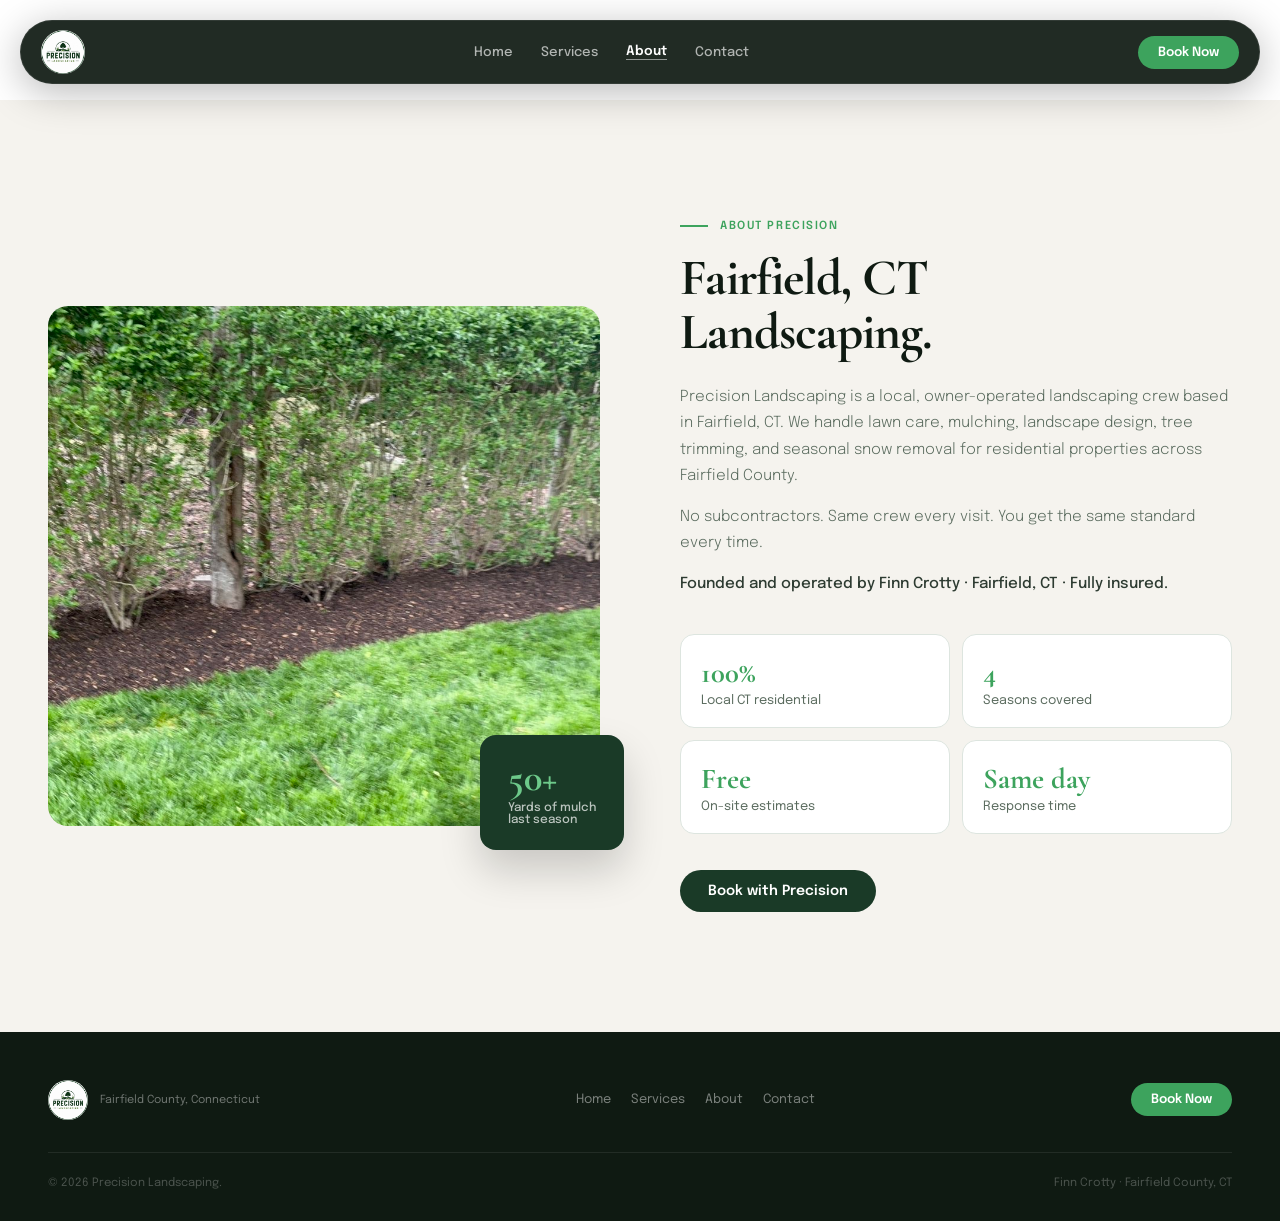
<file: about.html>
<!DOCTYPE html>
<html lang="en">
<head>
  <meta charset="UTF-8" />
  <meta name="viewport" content="width=device-width, initial-scale=1.0" />
  <title>About — Precision Landscaping · Fairfield County, CT</title>
  <meta name="description" content="Fairfield County, CT landscaping. Precision Landscaping is a local, owner-operated crew serving Fairfield County residential properties year-round. Call 203-727-8084." />
  <link rel="canonical" href="https://precision-landscaping-ct.vercel.app/about" />
  <link rel="icon" type="image/svg+xml" href="favicon.svg" />
  <link rel="preconnect" href="https://fonts.googleapis.com">
  <link rel="preconnect" href="https://fonts.gstatic.com" crossorigin>
  <link rel="stylesheet" href="https://fonts.googleapis.com/css2?family=Cormorant+Garamond:ital,wght@0,400;0,600;0,700;1,400;1,600;1,700&family=Epilogue:wght@300;400;500;600;700&display=swap">
  <link rel="stylesheet" href="styles.css" />
</head>
<body>

<!-- ── NAV ── -->
<header id="site-header" class="scrolled" role="banner">
  <div style="padding:0 20px;display:flex;align-items:center;justify-content:space-between;height:62px;gap:16px;">
    <a href="index.html" aria-label="Precision Landscaping home" style="display:flex;align-items:center;text-decoration:none;flex-shrink:0;">
      <img src="assets/logo.jpg" alt="Precision Landscaping" style="height:44px;width:44px;border-radius:50%;object-fit:cover;" />
    </a>
    <nav aria-label="Main navigation" style="display:flex;align-items:center;gap:28px;flex:1;justify-content:center;" class="desktop-nav">
      <a href="index.html"    style="color:rgba(255,255,255,0.65);text-decoration:none;font-size:0.825rem;font-weight:500;transition:color 0.2s;" onmouseenter="this.style.color='#fff'" onmouseleave="this.style.color='rgba(255,255,255,0.65)'">Home</a>
      <a href="services.html" style="color:rgba(255,255,255,0.65);text-decoration:none;font-size:0.825rem;font-weight:500;transition:color 0.2s;" onmouseenter="this.style.color='#fff'" onmouseleave="this.style.color='rgba(255,255,255,0.65)'">Services</a>
      <a href="about.html"    style="color:white;text-decoration:none;font-size:0.825rem;font-weight:600;border-bottom:1.5px solid rgba(255,255,255,0.5);padding-bottom:1px;">About</a>
      <a href="contact.html"  style="color:rgba(255,255,255,0.65);text-decoration:none;font-size:0.825rem;font-weight:500;transition:color 0.2s;" onmouseenter="this.style.color='#fff'" onmouseleave="this.style.color='rgba(255,255,255,0.65)'">Contact</a>
    </nav>
    <a href="contact.html" class="btn-primary" style="padding:10px 20px;font-size:0.8rem;flex-shrink:0;">Book Now</a>
    <button id="menu-btn" aria-label="Toggle menu" aria-expanded="false" aria-controls="mobile-menu"
      style="display:none;background:none;border:none;cursor:pointer;padding:6px;flex-direction:column;gap:5px;align-items:center;justify-content:center;" class="mobile-menu-btn">
      <span class="bar" style="display:block;width:22px;height:2px;background:white;transition:all 0.2s;transform-origin:center;border-radius:2px;"></span>
      <span class="bar" style="display:block;width:22px;height:2px;background:white;transition:all 0.2s;border-radius:2px;"></span>
      <span class="bar" style="display:block;width:22px;height:2px;background:white;transition:all 0.2s;transform-origin:center;border-radius:2px;"></span>
    </button>
  </div>
  <div id="mobile-menu" hidden style="padding:4px 20px 20px;">
    <nav style="display:flex;flex-direction:column;gap:2px;">
      <a href="index.html"    style="color:rgba(255,255,255,0.8);text-decoration:none;font-size:0.9rem;font-weight:500;padding:12px 0;border-bottom:1px solid rgba(255,255,255,0.08);">Home</a>
      <a href="services.html" style="color:rgba(255,255,255,0.8);text-decoration:none;font-size:0.9rem;font-weight:500;padding:12px 0;border-bottom:1px solid rgba(255,255,255,0.08);">Services</a>
      <a href="about.html"    style="color:white;text-decoration:none;font-size:0.9rem;font-weight:600;padding:12px 0;border-bottom:1px solid rgba(255,255,255,0.08);">About</a>
      <a href="contact.html"  style="color:rgba(255,255,255,0.8);text-decoration:none;font-size:0.9rem;font-weight:500;padding:12px 0;border-bottom:1px solid rgba(255,255,255,0.08);">Contact</a>
      <a href="contact.html"  style="margin-top:12px;" class="btn-primary">Book Now</a>
    </nav>
  </div>
</header>
<style>
  @media (max-width:767px) { .desktop-nav{display:none!important;} .mobile-menu-btn{display:flex!important;} }
</style>

<main style="padding-top:100px;">

<!-- ── ABOUT ── -->
<section class="section-pad" style="background:var(--cream);">
  <div class="container">
    <div style="display:grid;grid-template-columns:1fr 1fr;gap:80px;align-items:center;" class="about-grid">

      <div class="reveal" style="position:relative;">
        <img src="assets/photos/job2-after.jpg"
             alt="Clean mulch bed with sharp edge — Precision Landscaping, Fairfield CT"
             width="1440" height="1080"
             style="width:100%;height:520px;object-fit:cover;object-position:center top;border-radius:20px;display:block;" loading="lazy" />
        <div style="position:absolute;bottom:-24px;right:-24px;background:var(--green);color:white;border-radius:16px;padding:24px 28px;box-shadow:0 20px 40px rgba(0,0,0,0.18);">
          <p style="font-family:'Cormorant Garamond',serif;font-size:2.4rem;font-weight:900;color:#6DC98A;line-height:1;">50+</p>
          <p style="font-size:0.75rem;color:rgba(255,255,255,0.7);font-weight:500;margin-top:4px;">Yards of mulch<br/>last season</p>
        </div>
      </div>

      <div class="reveal" style="transition-delay:0.1s;">
        <div class="eyebrow"><span class="label-sm" style="color:var(--green-accent);">About Precision</span></div>
        <h1 class="display-lg" style="color:var(--ink);margin-bottom:24px;">Fairfield, CT<br/>Landscaping.</h1>
        <div style="display:flex;flex-direction:column;gap:14px;color:var(--muted);font-size:0.95rem;line-height:1.75;font-weight:300;margin-bottom:36px;">
          <p>Precision Landscaping is a local, owner-operated landscaping crew based in Fairfield, CT. We handle lawn care, mulching, landscape design, tree trimming, and seasonal snow removal for residential properties across Fairfield County.</p>
          <p>No subcontractors. Same crew every visit. You get the same standard every time.</p>
          <p style="font-weight:500;color:var(--ink-mid);">Founded and operated by Finn Crotty · Fairfield, CT · Fully insured.</p>
        </div>

        <div style="display:grid;grid-template-columns:1fr 1fr;gap:12px;margin-bottom:36px;">
          <div style="background:white;border-radius:14px;padding:20px;border:1px solid var(--border);">
            <p style="font-family:'Cormorant Garamond',serif;font-size:1.8rem;font-weight:900;color:var(--green-accent);">100%</p>
            <p style="font-size:0.8rem;color:var(--muted);margin-top:4px;">Local CT residential</p>
          </div>
          <div style="background:white;border-radius:14px;padding:20px;border:1px solid var(--border);">
            <p style="font-family:'Cormorant Garamond',serif;font-size:1.8rem;font-weight:900;color:var(--green-accent);">4</p>
            <p style="font-size:0.8rem;color:var(--muted);margin-top:4px;">Seasons covered</p>
          </div>
          <div style="background:white;border-radius:14px;padding:20px;border:1px solid var(--border);">
            <p style="font-family:'Cormorant Garamond',serif;font-size:1.8rem;font-weight:900;color:var(--green-accent);">Free</p>
            <p style="font-size:0.8rem;color:var(--muted);margin-top:4px;">On-site estimates</p>
          </div>
          <div style="background:white;border-radius:14px;padding:20px;border:1px solid var(--border);">
            <p style="font-family:'Cormorant Garamond',serif;font-size:1.8rem;font-weight:900;color:var(--green-accent);">Same day</p>
            <p style="font-size:0.8rem;color:var(--muted);margin-top:4px;">Response time</p>
          </div>
        </div>

        <a href="contact.html" class="btn-dark">Book with Precision</a>
      </div>
    </div>
  </div>
</section>

<style>
  @media (max-width:900px) {
    .about-grid { grid-template-columns:1fr !important; gap:48px !important; }
    .about-grid > div:first-child img { height:320px !important; }
    .about-grid > div:first-child > div[style*="absolute"] { position:relative !important; bottom:auto !important; right:auto !important; margin-top:-32px !important; display:inline-block; }
  }
</style>

</main>

<!-- ── FOOTER ── -->
<footer style="background:var(--ink);color:white;padding:48px 0 32px;" role="contentinfo">
  <div class="container">
    <div style="display:flex;flex-wrap:wrap;justify-content:space-between;align-items:center;gap:28px;padding-bottom:32px;border-bottom:1px solid rgba(255,255,255,0.08);">
      <a href="index.html" style="display:flex;align-items:center;gap:12px;text-decoration:none;color:white;">
        <img src="assets/logo.jpg" alt="Precision Landscaping" style="height:40px;width:40px;border-radius:50%;object-fit:cover;" />
        <p style="font-size:0.7rem;color:rgba(255,255,255,0.4);">Fairfield County, Connecticut</p>
      </a>
      <nav style="display:flex;flex-wrap:wrap;gap:20px;" aria-label="Footer navigation">
        <a href="index.html"    style="color:rgba(255,255,255,0.45);text-decoration:none;font-size:0.8rem;" onmouseenter="this.style.color='#fff'" onmouseleave="this.style.color='rgba(255,255,255,0.45)'">Home</a>
        <a href="services.html" style="color:rgba(255,255,255,0.45);text-decoration:none;font-size:0.8rem;" onmouseenter="this.style.color='#fff'" onmouseleave="this.style.color='rgba(255,255,255,0.45)'">Services</a>
        <a href="about.html"    style="color:rgba(255,255,255,0.45);text-decoration:none;font-size:0.8rem;" onmouseenter="this.style.color='#fff'" onmouseleave="this.style.color='rgba(255,255,255,0.45)'">About</a>
        <a href="contact.html"  style="color:rgba(255,255,255,0.45);text-decoration:none;font-size:0.8rem;" onmouseenter="this.style.color='#fff'" onmouseleave="this.style.color='rgba(255,255,255,0.45)'">Contact</a>
      </nav>
      <a href="contact.html" class="btn-primary" style="padding:10px 20px;font-size:0.8rem;">Book Now</a>
    </div>
    <div style="display:flex;flex-wrap:wrap;justify-content:space-between;gap:12px;padding-top:24px;">
      <p style="font-size:0.72rem;color:rgba(255,255,255,0.25);">&copy; <span id="yr"></span> Precision Landscaping.</p>
      <p style="font-size:0.72rem;color:rgba(255,255,255,0.25);">Finn Crotty · Fairfield County, CT</p>
    </div>
  </div>
</footer>
<script>
document.getElementById('yr').textContent = new Date().getFullYear();
const menuBtn=document.getElementById('menu-btn'),mobileMenu=document.getElementById('mobile-menu'),bars=menuBtn.querySelectorAll('.bar');let open=false;
menuBtn.addEventListener('click',()=>{open=!open;mobileMenu.hidden=!open;menuBtn.setAttribute('aria-expanded',String(open));if(open){bars[0].style.transform='translateY(7px) rotate(45deg)';bars[1].style.opacity='0';bars[2].style.transform='translateY(-7px) rotate(-45deg)';}else{bars[0].style.transform='';bars[1].style.opacity='1';bars[2].style.transform='';}});
const io=new IntersectionObserver(e=>e.forEach(x=>{if(x.isIntersecting){x.target.classList.add('in');io.unobserve(x.target);}}),{threshold:0.1});
document.querySelectorAll('.reveal').forEach(el=>io.observe(el));
</script>
</body>
</html>
</file>
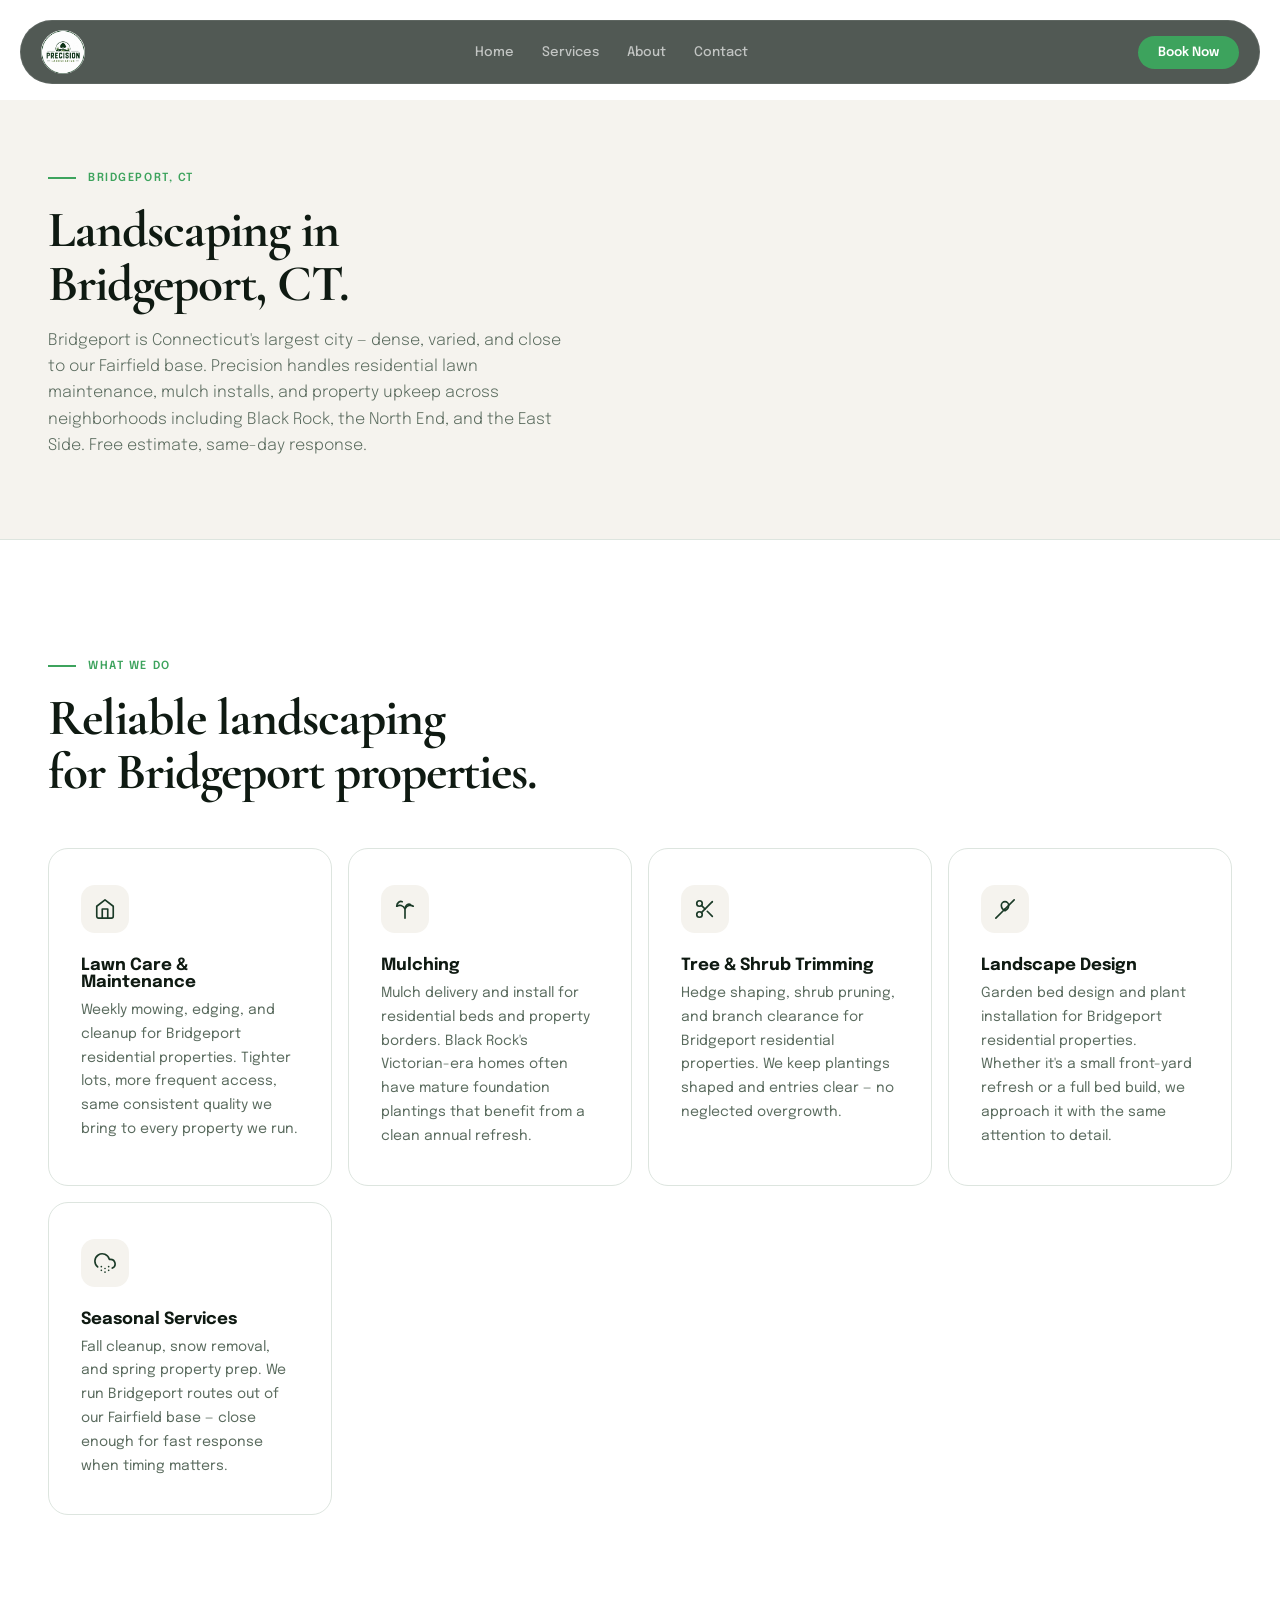
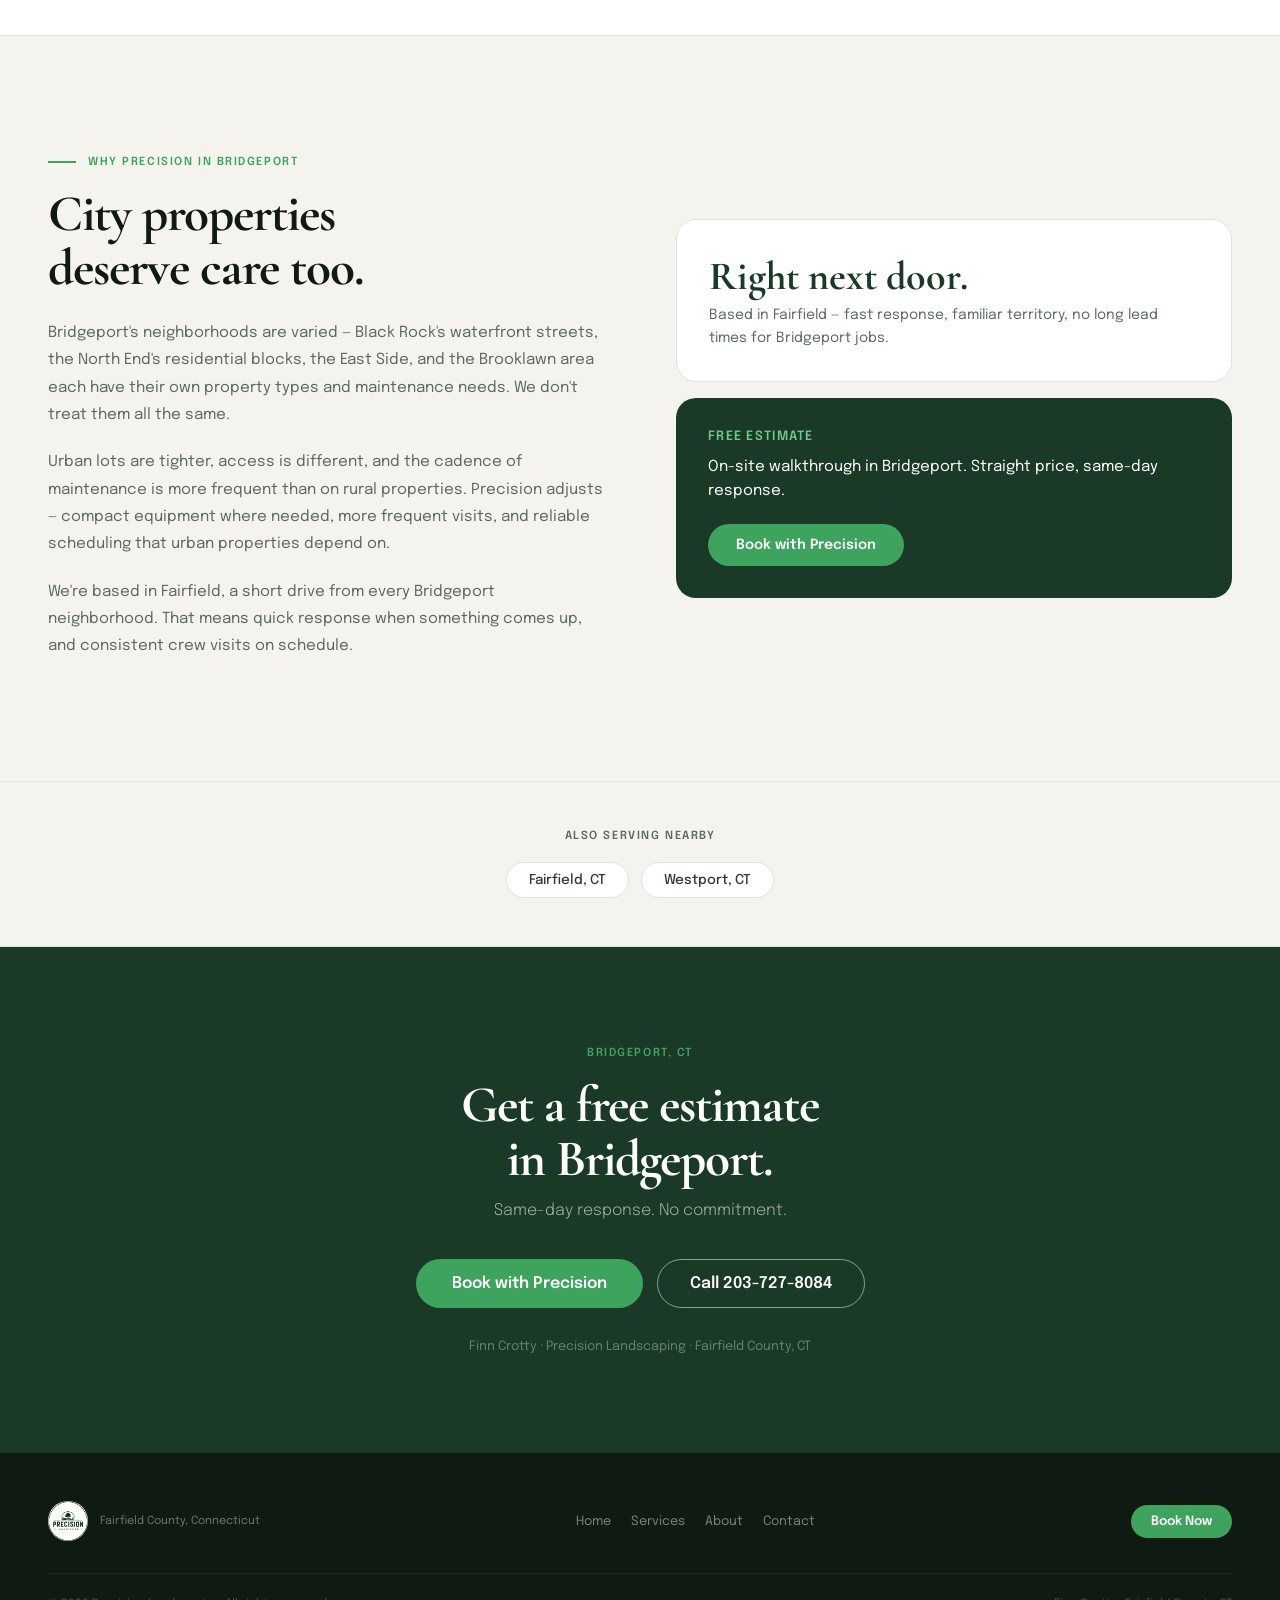
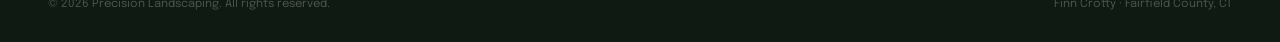
<file: bridgeport-ct-landscaping.html>
<!DOCTYPE html>
<html lang="en">
<head>
  <meta charset="UTF-8" />
  <meta name="viewport" content="width=device-width, initial-scale=1.0" />
  <title>Landscaping in Bridgeport, CT — Precision Landscaping</title>
  <meta name="description" content="Lawn care, mulch, and landscape maintenance in Bridgeport, CT. Precision Landscaping serves Bridgeport residential and commercial properties year-round. Free estimate — 203-727-8084." />
  <link rel="canonical" href="https://precision-landscaping-ct.vercel.app/bridgeport-ct-landscaping" />
  <link rel="icon" type="image/svg+xml" href="favicon.svg" />
  <link rel="preconnect" href="https://fonts.googleapis.com">
  <link rel="preconnect" href="https://fonts.gstatic.com" crossorigin>
  <link rel="stylesheet" href="https://fonts.googleapis.com/css2?family=Cormorant+Garamond:ital,wght@0,400;0,600;0,700;1,400;1,600;1,700&family=Epilogue:wght@300;400;500;600;700&display=swap">
  <link rel="stylesheet" href="styles.css" />
  <script type="application/ld+json">
  {"@context":"https://schema.org","@type":"LandscapingBusiness","name":"Precision Landscaping","telephone":"203-727-8084","email":"precisionlandscapingct@gmail.com","url":"https://precision-landscaping-ct.vercel.app/bridgeport-ct-landscaping","image":"https://precision-landscaping-ct.vercel.app/assets/logo.jpg","priceRange":"$$","description":"Lawn care, mulch, and landscape maintenance in Bridgeport, CT.","address":{"@type":"PostalAddress","addressLocality":"Fairfield","addressRegion":"CT","postalCode":"06824","addressCountry":"US"},"geo":{"@type":"GeoCoordinates","latitude":41.1411,"longitude":-73.2637},"areaServed":{"@type":"City","name":"Bridgeport","containedInPlace":{"@type":"County","name":"Fairfield County"}},"founder":{"@type":"Person","name":"Finn Crotty"}}
  </script>
</head>
<body>

<!-- ── NAV ── -->
<header id="site-header" class="scrolled" role="banner">
  <div style="padding:0 20px;display:flex;align-items:center;justify-content:space-between;height:62px;gap:16px;">
    <a href="index.html" aria-label="Precision Landscaping home" style="display:flex;align-items:center;text-decoration:none;flex-shrink:0;">
      <img src="assets/logo.jpg" alt="Precision Landscaping" style="height:44px;width:44px;border-radius:50%;object-fit:cover;" />
    </a>
    <nav aria-label="Main navigation" style="display:flex;align-items:center;gap:28px;flex:1;justify-content:center;" class="desktop-nav">
      <a href="index.html"    style="color:rgba(255,255,255,0.65);text-decoration:none;font-size:0.825rem;font-weight:500;transition:color 0.2s;" onmouseenter="this.style.color='#fff'" onmouseleave="this.style.color='rgba(255,255,255,0.65)'">Home</a>
      <a href="services.html" style="color:rgba(255,255,255,0.65);text-decoration:none;font-size:0.825rem;font-weight:500;transition:color 0.2s;" onmouseenter="this.style.color='#fff'" onmouseleave="this.style.color='rgba(255,255,255,0.65)'">Services</a>
      <a href="about.html"    style="color:rgba(255,255,255,0.65);text-decoration:none;font-size:0.825rem;font-weight:500;transition:color 0.2s;" onmouseenter="this.style.color='#fff'" onmouseleave="this.style.color='rgba(255,255,255,0.65)'">About</a>
      <a href="contact.html"  style="color:rgba(255,255,255,0.65);text-decoration:none;font-size:0.825rem;font-weight:500;transition:color 0.2s;" onmouseenter="this.style.color='#fff'" onmouseleave="this.style.color='rgba(255,255,255,0.65)'">Contact</a>
    </nav>
    <a href="contact.html" class="btn-primary" style="padding:10px 20px;font-size:0.8rem;flex-shrink:0;">Book Now</a>
    <button id="menu-btn" aria-label="Toggle menu" aria-expanded="false" aria-controls="mobile-menu"
      style="display:none;background:none;border:none;cursor:pointer;padding:6px;flex-direction:column;gap:5px;align-items:center;justify-content:center;" class="mobile-menu-btn">
      <span class="bar" style="display:block;width:22px;height:2px;background:white;transition:all 0.2s;transform-origin:center;border-radius:2px;"></span>
      <span class="bar" style="display:block;width:22px;height:2px;background:white;transition:all 0.2s;border-radius:2px;"></span>
      <span class="bar" style="display:block;width:22px;height:2px;background:white;transition:all 0.2s;transform-origin:center;border-radius:2px;"></span>
    </button>
  </div>
  <div id="mobile-menu" hidden style="padding:4px 20px 20px;">
    <nav style="display:flex;flex-direction:column;gap:2px;">
      <a href="index.html"    style="color:rgba(255,255,255,0.8);text-decoration:none;font-size:0.9rem;font-weight:500;padding:12px 0;border-bottom:1px solid rgba(255,255,255,0.08);">Home</a>
      <a href="services.html" style="color:rgba(255,255,255,0.8);text-decoration:none;font-size:0.9rem;font-weight:500;padding:12px 0;border-bottom:1px solid rgba(255,255,255,0.08);">Services</a>
      <a href="about.html"    style="color:rgba(255,255,255,0.8);text-decoration:none;font-size:0.9rem;font-weight:500;padding:12px 0;border-bottom:1px solid rgba(255,255,255,0.08);">About</a>
      <a href="contact.html"  style="color:rgba(255,255,255,0.8);text-decoration:none;font-size:0.9rem;font-weight:500;padding:12px 0;border-bottom:1px solid rgba(255,255,255,0.08);">Contact</a>
      <a href="contact.html"  style="margin-top:12px;" class="btn-primary">Book Now</a>
    </nav>
  </div>
</header>
<style>
  @media (max-width:767px) { .desktop-nav{display:none!important;} .mobile-menu-btn{display:flex!important;} }
</style>

<main style="padding-top:100px;">

<!-- ── PAGE HEADER ── -->
<section style="background:var(--cream);padding:72px 0 80px;">
  <div class="container reveal">
    <div class="eyebrow"><span class="label-sm" style="color:var(--green-accent);">Bridgeport, CT</span></div>
    <h1 class="display-lg" style="color:var(--ink);margin-bottom:16px;">Landscaping in<br/>Bridgeport, CT.</h1>
    <p style="color:var(--muted);font-size:1rem;font-weight:300;max-width:520px;line-height:1.65;">
      Bridgeport is Connecticut's largest city — dense, varied, and close to our Fairfield base. Precision handles residential lawn maintenance, mulch installs, and property upkeep across neighborhoods including Black Rock, the North End, and the East Side. Free estimate, same-day response.
    </p>
  </div>
</section>

<hr class="section-rule" />

<!-- ── SERVICES ── -->
<section class="section-pad" style="background:var(--white);">
  <div class="container">
    <div style="margin-bottom:48px;" class="reveal">
      <div class="eyebrow"><span class="label-sm" style="color:var(--green-accent);">What We Do</span></div>
      <h2 class="display-lg" style="color:var(--ink);margin-bottom:12px;">Reliable landscaping<br/>for Bridgeport properties.</h2>
    </div>
    <div style="display:grid;grid-template-columns:repeat(auto-fill,minmax(280px,1fr));gap:16px;">

      <div class="service-card reveal">
        <div class="service-icon" aria-hidden="true">
          <svg width="22" height="22" viewBox="0 0 24 24" fill="none" stroke="currentColor" stroke-width="1.8" stroke-linecap="round" stroke-linejoin="round"><path d="M3 9l9-7 9 7v11a2 2 0 0 1-2 2H5a2 2 0 0 1-2-2z"/><polyline points="9 22 9 12 15 12 15 22"/></svg>
        </div>
        <h3 style="font-size:1.05rem;font-weight:700;color:var(--ink);margin-bottom:8px;">Lawn Care &amp; Maintenance</h3>
        <p style="font-size:0.875rem;color:var(--muted);line-height:1.7;">Weekly mowing, edging, and cleanup for Bridgeport residential properties. Tighter lots, more frequent access, same consistent quality we bring to every property we run.</p>
      </div>

      <div class="service-card reveal" style="transition-delay:0.05s;">
        <div class="service-icon" aria-hidden="true">
          <svg width="22" height="22" viewBox="0 0 24 24" fill="none" stroke="currentColor" stroke-width="1.8" stroke-linecap="round" stroke-linejoin="round"><path d="M12 22V12m0 0C10 8 6 7 3 9m9 3c2-4 6-5 9-3"/><path d="M3 9c0-4 3.5-6 6-5m3 8c0-4 3.5-6 6-5"/></svg>
        </div>
        <h3 style="font-size:1.05rem;font-weight:700;color:var(--ink);margin-bottom:8px;">Mulching</h3>
        <p style="font-size:0.875rem;color:var(--muted);line-height:1.7;">Mulch delivery and install for residential beds and property borders. Black Rock's Victorian-era homes often have mature foundation plantings that benefit from a clean annual refresh.</p>
      </div>

      <div class="service-card reveal" style="transition-delay:0.10s;">
        <div class="service-icon" aria-hidden="true">
          <svg width="22" height="22" viewBox="0 0 24 24" fill="none" stroke="currentColor" stroke-width="1.8" stroke-linecap="round" stroke-linejoin="round"><circle cx="6" cy="6" r="3"/><circle cx="6" cy="18" r="3"/><line x1="20" y1="4" x2="8.12" y2="15.88"/><line x1="14.47" y1="14.48" x2="20" y2="20"/><line x1="8.12" y1="8.12" x2="12" y2="12"/></svg>
        </div>
        <h3 style="font-size:1.05rem;font-weight:700;color:var(--ink);margin-bottom:8px;">Tree &amp; Shrub Trimming</h3>
        <p style="font-size:0.875rem;color:var(--muted);line-height:1.7;">Hedge shaping, shrub pruning, and branch clearance for Bridgeport residential properties. We keep plantings shaped and entries clear — no neglected overgrowth.</p>
      </div>

      <div class="service-card reveal" style="transition-delay:0.15s;">
        <div class="service-icon" aria-hidden="true">
          <svg width="22" height="22" viewBox="0 0 24 24" fill="none" stroke="currentColor" stroke-width="1.8" stroke-linecap="round" stroke-linejoin="round"><path d="M2 22l10-10"/><path d="M16 8c0 4-4 6-4 6s-4-2-4-6a4 4 0 0 1 8 0z"/><path d="M22 2L12 12"/></svg>
        </div>
        <h3 style="font-size:1.05rem;font-weight:700;color:var(--ink);margin-bottom:8px;">Landscape Design</h3>
        <p style="font-size:0.875rem;color:var(--muted);line-height:1.7;">Garden bed design and plant installation for Bridgeport residential properties. Whether it's a small front-yard refresh or a full bed build, we approach it with the same attention to detail.</p>
      </div>

      <div class="service-card reveal" style="transition-delay:0.20s;">
        <div class="service-icon" aria-hidden="true">
          <svg width="22" height="22" viewBox="0 0 24 24" fill="none" stroke="currentColor" stroke-width="1.8" stroke-linecap="round" stroke-linejoin="round"><path d="M20 17.58A5 5 0 0 0 18 8h-1.26A8 8 0 1 0 4 16.25"/><line x1="8" y1="16" x2="8.01" y2="16"/><line x1="8" y1="20" x2="8.01" y2="20"/><line x1="12" y1="18" x2="12.01" y2="18"/><line x1="12" y1="22" x2="12.01" y2="22"/><line x1="16" y1="16" x2="16.01" y2="16"/><line x1="16" y1="20" x2="16.01" y2="20"/></svg>
        </div>
        <h3 style="font-size:1.05rem;font-weight:700;color:var(--ink);margin-bottom:8px;">Seasonal Services</h3>
        <p style="font-size:0.875rem;color:var(--muted);line-height:1.7;">Fall cleanup, snow removal, and spring property prep. We run Bridgeport routes out of our Fairfield base — close enough for fast response when timing matters.</p>
      </div>

    </div>
  </div>
</section>

<hr class="section-rule" />

<!-- ── LOCAL CONTEXT ── -->
<section class="section-pad" style="background:var(--cream);">
  <div class="container">
    <div style="display:grid;grid-template-columns:1fr 1fr;gap:72px;align-items:center;" class="reveal">
      <div>
        <div class="eyebrow"><span class="label-sm" style="color:var(--green-accent);">Why Precision in Bridgeport</span></div>
        <h2 class="display-lg" style="color:var(--ink);margin-bottom:24px;">City properties<br/>deserve care too.</h2>
        <p style="color:var(--muted);font-size:0.95rem;line-height:1.8;margin-bottom:20px;">
          Bridgeport's neighborhoods are varied — Black Rock's waterfront streets, the North End's residential blocks, the East Side, and the Brooklawn area each have their own property types and maintenance needs. We don't treat them all the same.
        </p>
        <p style="color:var(--muted);font-size:0.95rem;line-height:1.8;margin-bottom:20px;">
          Urban lots are tighter, access is different, and the cadence of maintenance is more frequent than on rural properties. Precision adjusts — compact equipment where needed, more frequent visits, and reliable scheduling that urban properties depend on.
        </p>
        <p style="color:var(--muted);font-size:0.95rem;line-height:1.8;">
          We're based in Fairfield, a short drive from every Bridgeport neighborhood. That means quick response when something comes up, and consistent crew visits on schedule.
        </p>
      </div>
      <div style="display:flex;flex-direction:column;gap:16px;">
        <div style="background:var(--white);border:1px solid var(--border);border-radius:20px;padding:32px;">
          <p style="font-size:2.5rem;font-family:'Cormorant Garamond',serif;font-weight:700;color:var(--green);margin-bottom:4px;">Right next door.</p>
          <p style="color:var(--muted);font-size:0.875rem;line-height:1.6;">Based in Fairfield — fast response, familiar territory, no long lead times for Bridgeport jobs.</p>
        </div>
        <div style="background:var(--green);border-radius:20px;padding:32px;">
          <p style="font-size:0.8rem;font-weight:600;color:var(--green-light);letter-spacing:0.1em;text-transform:uppercase;margin-bottom:12px;">Free Estimate</p>
          <p style="color:white;font-size:0.95rem;line-height:1.6;margin-bottom:20px;">On-site walkthrough in Bridgeport. Straight price, same-day response.</p>
          <a href="contact.html" class="btn-primary">Book with Precision</a>
        </div>
      </div>
    </div>
  </div>
</section>

<hr class="section-rule" />

<!-- ── NEARBY TOWNS ── -->
<section style="background:var(--cream);padding:48px 0;">
  <div class="container" style="text-align:center;">
    <p class="label-sm" style="color:var(--muted);margin-bottom:20px;">Also serving nearby</p>
    <div style="display:flex;flex-wrap:wrap;gap:12px;justify-content:center;">
      <a href="fairfield-ct-landscaping" style="display:inline-block;padding:10px 22px;border:1px solid var(--border);border-radius:100px;font-size:0.85rem;font-weight:500;color:var(--ink-mid);text-decoration:none;background:white;" onmouseenter="this.style.borderColor='var(--green-accent)'" onmouseleave="this.style.borderColor='var(--border)'">Fairfield, CT</a>
      <a href="westport-ct-landscaping" style="display:inline-block;padding:10px 22px;border:1px solid var(--border);border-radius:100px;font-size:0.85rem;font-weight:500;color:var(--ink-mid);text-decoration:none;background:white;" onmouseenter="this.style.borderColor='var(--green-accent)'" onmouseleave="this.style.borderColor='var(--border)'">Westport, CT</a>
    </div>
  </div>
</section>

<hr class="section-rule" />

<!-- ── CTA ── -->
<section aria-label="Book Precision" style="background:var(--green);padding:100px 0;">
  <div class="container" style="text-align:center;">
    <div class="reveal">
      <p class="label-sm" style="color:var(--green-accent);margin-bottom:20px;">Bridgeport, CT</p>
      <h2 class="display-lg" style="color:white;margin-bottom:16px;">Get a free estimate<br/>in Bridgeport.</h2>
      <p style="color:rgba(255,255,255,0.6);font-size:1rem;margin-bottom:40px;font-weight:300;">Same-day response. No commitment.</p>
      <div style="display:flex;flex-wrap:wrap;gap:14px;justify-content:center;align-items:center;margin-bottom:32px;">
        <a href="contact.html" class="btn-primary" style="padding:16px 36px;font-size:1rem;">Book with Precision</a>
        <a href="tel:2037278084" class="btn-outline" style="padding:15px 32px;font-size:1rem;">Call 203-727-8084</a>
      </div>
      <p style="color:rgba(255,255,255,0.35);font-size:0.8rem;">Finn Crotty · Precision Landscaping · Fairfield County, CT</p>
    </div>
  </div>
</section>

</main>

<!-- ── FOOTER ── -->
<footer style="background:var(--ink);color:white;padding:48px 0 32px;" role="contentinfo">
  <div class="container">
    <div style="display:flex;flex-wrap:wrap;justify-content:space-between;align-items:center;gap:28px;padding-bottom:32px;border-bottom:1px solid rgba(255,255,255,0.08);">
      <a href="index.html" style="display:flex;align-items:center;gap:12px;text-decoration:none;color:white;">
        <img src="assets/logo.jpg" alt="Precision Landscaping" style="height:40px;width:40px;border-radius:50%;object-fit:cover;" />
        <p style="font-size:0.7rem;color:rgba(255,255,255,0.4);">Fairfield County, Connecticut</p>
      </a>
      <nav style="display:flex;flex-wrap:wrap;gap:20px;" aria-label="Footer navigation">
        <a href="index.html"    style="color:rgba(255,255,255,0.45);text-decoration:none;font-size:0.8rem;" onmouseenter="this.style.color='#fff'" onmouseleave="this.style.color='rgba(255,255,255,0.45)'">Home</a>
        <a href="services.html" style="color:rgba(255,255,255,0.45);text-decoration:none;font-size:0.8rem;" onmouseenter="this.style.color='#fff'" onmouseleave="this.style.color='rgba(255,255,255,0.45)'">Services</a>
        <a href="about.html"    style="color:rgba(255,255,255,0.45);text-decoration:none;font-size:0.8rem;" onmouseenter="this.style.color='#fff'" onmouseleave="this.style.color='rgba(255,255,255,0.45)'">About</a>
        <a href="contact.html"  style="color:rgba(255,255,255,0.45);text-decoration:none;font-size:0.8rem;" onmouseenter="this.style.color='#fff'" onmouseleave="this.style.color='rgba(255,255,255,0.45)'">Contact</a>
      </nav>
      <a href="contact.html" class="btn-primary" style="padding:10px 20px;font-size:0.8rem;">Book Now</a>
    </div>
    <div style="display:flex;flex-wrap:wrap;justify-content:space-between;gap:12px;padding-top:24px;">
      <p style="font-size:0.72rem;color:rgba(255,255,255,0.25);">&copy; <span id="yr"></span> Precision Landscaping. All rights reserved.</p>
      <p style="font-size:0.72rem;color:rgba(255,255,255,0.25);">Finn Crotty · Fairfield County, CT</p>
    </div>
  </div>
</footer>
<script>
document.getElementById('yr').textContent = new Date().getFullYear();
const hdr=document.getElementById('site-header');
window.addEventListener('scroll',()=>hdr.classList.toggle('scrolled',window.scrollY>50),{passive:true});
const menuBtn=document.getElementById('menu-btn'),mobileMenu=document.getElementById('mobile-menu'),bars=menuBtn.querySelectorAll('.bar');let open=false;
menuBtn.addEventListener('click',()=>{open=!open;mobileMenu.hidden=!open;menuBtn.setAttribute('aria-expanded',String(open));hdr.classList.toggle('menu-open',open);if(open){bars[0].style.transform='translateY(7px) rotate(45deg)';bars[1].style.opacity='0';bars[2].style.transform='translateY(-7px) rotate(-45deg)';}else{bars[0].style.transform='';bars[1].style.opacity='1';bars[2].style.transform='';}});
const io=new IntersectionObserver(e=>e.forEach(x=>{if(x.isIntersecting){x.target.classList.add('in');io.unobserve(x.target);}}),{threshold:0.1});
document.querySelectorAll('.reveal').forEach(el=>io.observe(el));
</script>
</body>
</html>
</file>
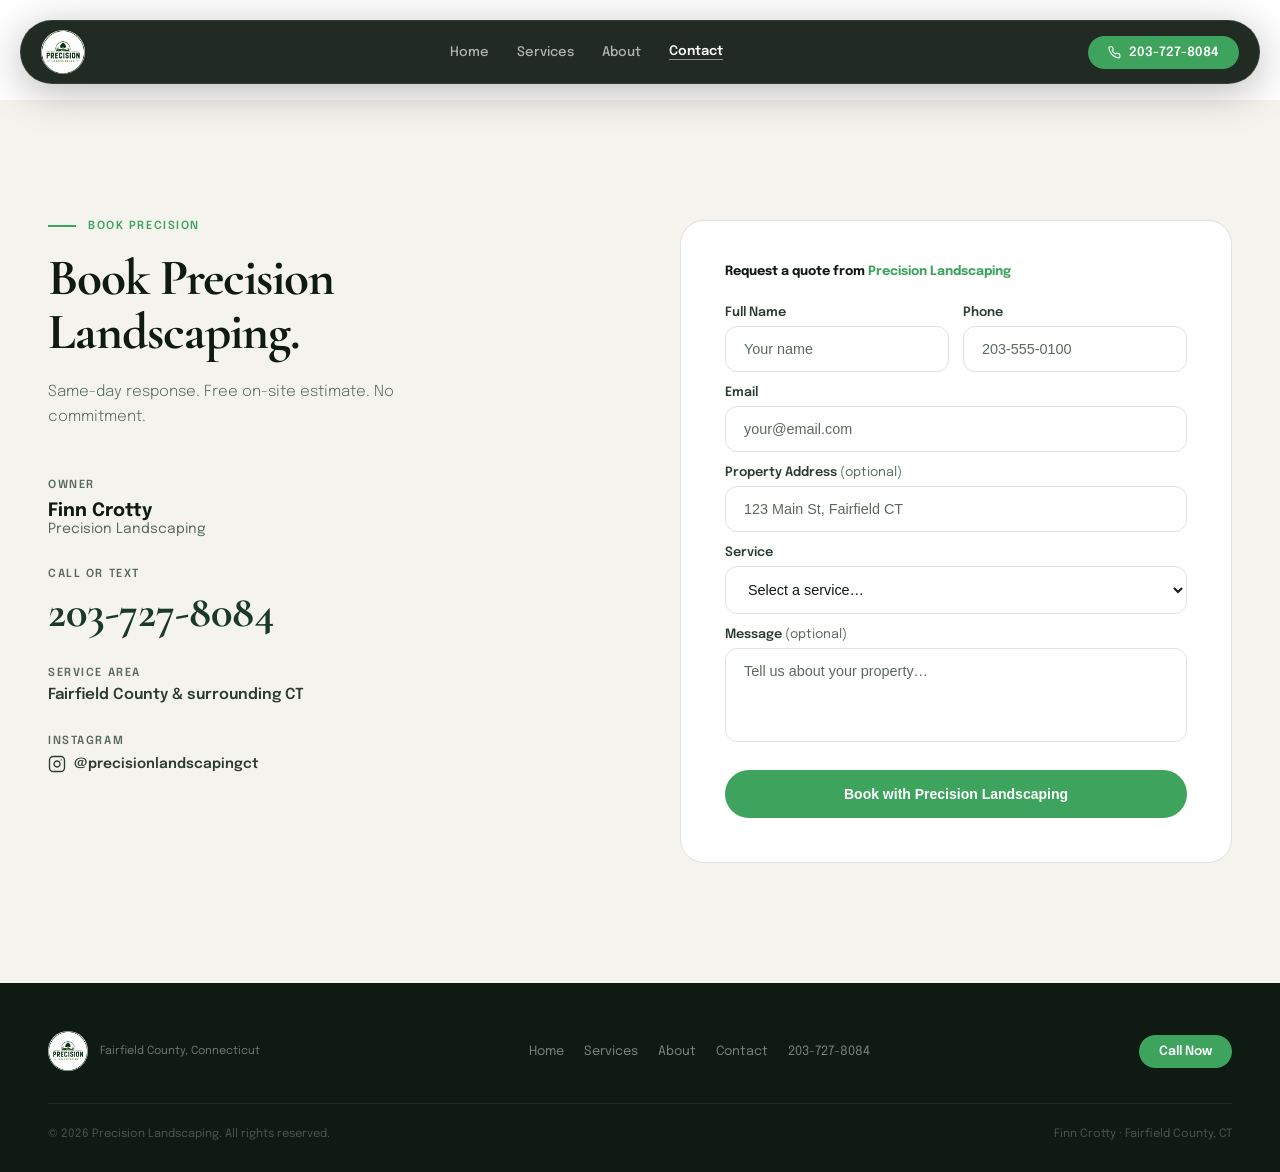
<file: contact.html>
<!DOCTYPE html>
<html lang="en">
<head>
  <meta charset="UTF-8" />
  <meta name="viewport" content="width=device-width, initial-scale=1.0" />
  <title>Book — Precision Landscaping · Fairfield County, CT</title>
  <meta name="description" content="Book Precision Landscaping. Free estimate, same-day response. Call or text Finn Crotty at 203-727-8084. Serving Fairfield County, CT." />
  <link rel="canonical" href="https://precision-landscaping-ct.vercel.app/contact" />
  <link rel="icon" type="image/svg+xml" href="favicon.svg" />
  <link rel="preconnect" href="https://fonts.googleapis.com">
  <link rel="preconnect" href="https://fonts.gstatic.com" crossorigin>
  <link rel="stylesheet" href="https://fonts.googleapis.com/css2?family=Cormorant+Garamond:ital,wght@0,400;0,600;0,700;1,400;1,600;1,700&family=Epilogue:wght@300;400;500;600;700&display=swap">
  <link rel="stylesheet" href="styles.css" />
</head>
<body>

<!-- ── NAV ── -->
<header id="site-header" class="scrolled" role="banner">
  <div style="padding:0 20px;display:flex;align-items:center;justify-content:space-between;height:62px;gap:16px;">
    <a href="index.html" aria-label="Precision Landscaping home" style="display:flex;align-items:center;text-decoration:none;flex-shrink:0;">
      <img src="assets/logo.jpg" alt="Precision Landscaping" style="height:44px;width:44px;border-radius:50%;object-fit:cover;" />
    </a>
    <nav aria-label="Main navigation" style="display:flex;align-items:center;gap:28px;flex:1;justify-content:center;" class="desktop-nav">
      <a href="index.html"    style="color:rgba(255,255,255,0.65);text-decoration:none;font-size:0.825rem;font-weight:500;transition:color 0.2s;" onmouseenter="this.style.color='#fff'" onmouseleave="this.style.color='rgba(255,255,255,0.65)'">Home</a>
      <a href="services.html" style="color:rgba(255,255,255,0.65);text-decoration:none;font-size:0.825rem;font-weight:500;transition:color 0.2s;" onmouseenter="this.style.color='#fff'" onmouseleave="this.style.color='rgba(255,255,255,0.65)'">Services</a>
      <a href="about.html"    style="color:rgba(255,255,255,0.65);text-decoration:none;font-size:0.825rem;font-weight:500;transition:color 0.2s;" onmouseenter="this.style.color='#fff'" onmouseleave="this.style.color='rgba(255,255,255,0.65)'">About</a>
      <a href="contact.html"  style="color:white;text-decoration:none;font-size:0.825rem;font-weight:600;border-bottom:1.5px solid rgba(255,255,255,0.5);padding-bottom:1px;">Contact</a>
    </nav>
    <a href="tel:2037278084" class="btn-primary" style="padding:10px 20px;font-size:0.8rem;flex-shrink:0;">
      <svg width="13" height="13" viewBox="0 0 24 24" fill="none" stroke="currentColor" stroke-width="2" stroke-linecap="round" stroke-linejoin="round" aria-hidden="true"><path d="M22 16.92v3a2 2 0 0 1-2.18 2 19.79 19.79 0 0 1-8.63-3.07A19.5 19.5 0 0 1 4.69 12a19.79 19.79 0 0 1-3.07-8.67A2 2 0 0 1 3.6 1.28h3a2 2 0 0 1 2 1.72 12.84 12.84 0 0 0 .7 2.81 2 2 0 0 1-.45 2.11L7.91 8.82a16 16 0 0 0 6 6l1.06-1.06a2 2 0 0 1 2.11-.45 12.84 12.84 0 0 0 2.81.7A2 2 0 0 1 21.64 16Z"/></svg>
      203-727-8084
    </a>
    <button id="menu-btn" aria-label="Toggle menu" aria-expanded="false" aria-controls="mobile-menu"
      style="display:none;background:none;border:none;cursor:pointer;padding:6px;flex-direction:column;gap:5px;align-items:center;justify-content:center;" class="mobile-menu-btn">
      <span class="bar" style="display:block;width:22px;height:2px;background:white;transition:all 0.2s;transform-origin:center;border-radius:2px;"></span>
      <span class="bar" style="display:block;width:22px;height:2px;background:white;transition:all 0.2s;border-radius:2px;"></span>
      <span class="bar" style="display:block;width:22px;height:2px;background:white;transition:all 0.2s;transform-origin:center;border-radius:2px;"></span>
    </button>
  </div>
  <div id="mobile-menu" hidden style="padding:4px 20px 20px;">
    <nav style="display:flex;flex-direction:column;gap:2px;">
      <a href="index.html"    style="color:rgba(255,255,255,0.8);text-decoration:none;font-size:0.9rem;font-weight:500;padding:12px 0;border-bottom:1px solid rgba(255,255,255,0.08);">Home</a>
      <a href="services.html" style="color:rgba(255,255,255,0.8);text-decoration:none;font-size:0.9rem;font-weight:500;padding:12px 0;border-bottom:1px solid rgba(255,255,255,0.08);">Services</a>
      <a href="about.html"    style="color:rgba(255,255,255,0.8);text-decoration:none;font-size:0.9rem;font-weight:500;padding:12px 0;border-bottom:1px solid rgba(255,255,255,0.08);">About</a>
      <a href="contact.html"  style="color:white;text-decoration:none;font-size:0.9rem;font-weight:600;padding:12px 0;border-bottom:1px solid rgba(255,255,255,0.08);">Contact</a>
      <a href="tel:2037278084" style="margin-top:12px;" class="btn-primary">Call 203-727-8084</a>
    </nav>
  </div>
</header>
<style>
  @media (max-width:767px) { .desktop-nav{display:none!important;} .mobile-menu-btn{display:flex!important;} }
</style>

<main style="padding-top:100px;">
<section class="section-pad" style="background:var(--cream);">
  <div class="container">
    <div style="display:grid;grid-template-columns:1fr 1fr;gap:80px;align-items:start;" class="contact-grid">

      <!-- Left -->
      <div class="reveal">
        <div class="eyebrow"><span class="label-sm" style="color:var(--green-accent);">Book Precision</span></div>
        <h1 class="display-lg" style="color:var(--ink);margin-bottom:20px;">Book Precision<br/>Landscaping.</h1>
        <p style="color:var(--muted);font-size:0.95rem;line-height:1.7;font-weight:300;margin-bottom:48px;max-width:360px;">
          Same-day response. Free on-site estimate. No commitment.
        </p>

        <div style="display:flex;flex-direction:column;gap:32px;">
          <div>
            <p class="label-sm" style="color:var(--muted);margin-bottom:10px;">Owner</p>
            <p style="font-size:1.15rem;font-weight:700;color:var(--ink);">Finn Crotty</p>
            <p style="font-size:0.875rem;color:var(--muted);margin-top:2px;">Precision Landscaping</p>
          </div>
          <div>
            <p class="label-sm" style="color:var(--muted);margin-bottom:10px;">Call or Text</p>
            <a href="tel:2037278084"
               style="font-family:'Cormorant Garamond',serif;font-size:2.8rem;font-weight:900;color:var(--green);text-decoration:none;transition:color 0.2s;display:block;line-height:1;"
               onmouseenter="this.style.color='var(--green-accent)'" onmouseleave="this.style.color='var(--green)'">203-727-8084</a>
          </div>
          <div>
            <p class="label-sm" style="color:var(--muted);margin-bottom:8px;">Service Area</p>
            <p style="font-size:0.95rem;font-weight:600;color:var(--ink-mid);">Fairfield County &amp; surrounding CT</p>
          </div>
          <div>
            <p class="label-sm" style="color:var(--muted);margin-bottom:8px;">Instagram</p>
            <a href="https://www.instagram.com/precisionlandscapingct" target="_blank" rel="noopener noreferrer"
               style="display:inline-flex;align-items:center;gap:8px;color:var(--ink-mid);text-decoration:none;font-size:0.875rem;font-weight:600;transition:color 0.2s;"
               onmouseenter="this.style.color='var(--green-accent)'" onmouseleave="this.style.color='var(--ink-mid)'">
              <svg width="18" height="18" viewBox="0 0 24 24" fill="none" stroke="currentColor" stroke-width="1.8" stroke-linecap="round" stroke-linejoin="round" aria-hidden="true"><rect x="2" y="2" width="20" height="20" rx="5"/><path d="M16 11.37A4 4 0 1 1 12.63 8 4 4 0 0 1 16 11.37z"/><line x1="17.5" y1="6.5" x2="17.51" y2="6.5"/></svg>
              @precisionlandscapingct
            </a>
          </div>
        </div>
      </div>

      <!-- Right: form -->
      <div class="reveal" style="transition-delay:0.1s;">
        <div style="background:white;border-radius:24px;padding:44px;border:1px solid var(--border);">
          <p style="font-size:0.8rem;font-weight:700;color:var(--ink);margin-bottom:28px;">Request a quote from <span style="color:var(--green-accent);">Precision Landscaping</span></p>
          <!-- TODO: replace action with Formspree endpoint: https://formspree.io/f/YOUR_ID -->
          <form action="mailto:precisionlandscapingct@gmail.com" method="POST" enctype="text/plain">
            <div style="display:grid;grid-template-columns:1fr 1fr;gap:14px;margin-bottom:14px;">
              <div>
                <label class="form-label" for="f-name">Full Name</label>
                <input class="form-input" type="text" id="f-name" name="name" required placeholder="Your name" autocomplete="name" />
              </div>
              <div>
                <label class="form-label" for="f-phone">Phone</label>
                <input class="form-input" type="tel" id="f-phone" name="phone" placeholder="203-555-0100" autocomplete="tel" />
              </div>
            </div>
            <div style="margin-bottom:14px;">
              <label class="form-label" for="f-email">Email</label>
              <input class="form-input" type="email" id="f-email" name="email" required placeholder="your@email.com" autocomplete="email" />
            </div>
            <div style="margin-bottom:14px;">
              <label class="form-label" for="f-address">Property Address <span style="color:var(--muted);font-weight:400;">(optional)</span></label>
              <input class="form-input" type="text" id="f-address" name="address" placeholder="123 Main St, Fairfield CT" autocomplete="street-address" />
            </div>
            <div style="margin-bottom:14px;">
              <label class="form-label" for="f-service">Service</label>
              <select class="form-input" id="f-service" name="service" style="cursor:pointer;">
                <option value="">Select a service…</option>
                <option>Lawn Care &amp; Maintenance</option>
                <option>Mulching</option>
                <option>Landscape Design</option>
                <option>Tree &amp; Shrub Trimming</option>
                <option>Seasonal Services (Snow/Cleanup)</option>
                <option>Not sure — I need a walkthrough</option>
              </select>
            </div>
            <div style="margin-bottom:24px;">
              <label class="form-label" for="f-msg">Message <span style="color:var(--muted);font-weight:400;">(optional)</span></label>
              <textarea class="form-input" id="f-msg" name="message" rows="4" placeholder="Tell us about your property…" style="resize:none;"></textarea>
            </div>
            <button type="submit" class="btn-primary" style="width:100%;justify-content:center;padding:16px;">Book with Precision Landscaping</button>
          </form>
        </div>
      </div>

    </div>
  </div>
</section>

<style>
  @media (max-width:900px) { .contact-grid{grid-template-columns:1fr!important;gap:48px!important;} }
</style>

</main>

<!-- ── FOOTER ── -->
<footer style="background:var(--ink);color:white;padding:48px 0 32px;" role="contentinfo">
  <div class="container">
    <div style="display:flex;flex-wrap:wrap;justify-content:space-between;align-items:center;gap:28px;padding-bottom:32px;border-bottom:1px solid rgba(255,255,255,0.08);">
      <a href="index.html" style="display:flex;align-items:center;gap:12px;text-decoration:none;color:white;">
        <img src="assets/logo.jpg" alt="Precision Landscaping" style="height:40px;width:40px;border-radius:50%;object-fit:cover;" />
        <p style="font-size:0.7rem;color:rgba(255,255,255,0.4);">Fairfield County, Connecticut</p>
      </a>
      <nav style="display:flex;flex-wrap:wrap;gap:20px;" aria-label="Footer navigation">
        <a href="index.html"    style="color:rgba(255,255,255,0.45);text-decoration:none;font-size:0.8rem;" onmouseenter="this.style.color='#fff'" onmouseleave="this.style.color='rgba(255,255,255,0.45)'">Home</a>
        <a href="services.html" style="color:rgba(255,255,255,0.45);text-decoration:none;font-size:0.8rem;" onmouseenter="this.style.color='#fff'" onmouseleave="this.style.color='rgba(255,255,255,0.45)'">Services</a>
        <a href="about.html"    style="color:rgba(255,255,255,0.45);text-decoration:none;font-size:0.8rem;" onmouseenter="this.style.color='#fff'" onmouseleave="this.style.color='rgba(255,255,255,0.45)'">About</a>
        <a href="contact.html"  style="color:rgba(255,255,255,0.45);text-decoration:none;font-size:0.8rem;" onmouseenter="this.style.color='#fff'" onmouseleave="this.style.color='rgba(255,255,255,0.45)'">Contact</a>
        <a href="tel:2037278084" style="color:rgba(255,255,255,0.45);text-decoration:none;font-size:0.8rem;" onmouseenter="this.style.color='#fff'" onmouseleave="this.style.color='rgba(255,255,255,0.45)'">203-727-8084</a>
      </nav>
      <a href="tel:2037278084" class="btn-primary" style="padding:10px 20px;font-size:0.8rem;">Call Now</a>
    </div>
    <div style="display:flex;flex-wrap:wrap;justify-content:space-between;gap:12px;padding-top:24px;">
      <p style="font-size:0.72rem;color:rgba(255,255,255,0.25);">&copy; <span id="yr"></span> Precision Landscaping. All rights reserved.</p>
      <p style="font-size:0.72rem;color:rgba(255,255,255,0.25);">Finn Crotty · Fairfield County, CT</p>
    </div>
  </div>
</footer>
<script>
document.getElementById('yr').textContent = new Date().getFullYear();
const menuBtn=document.getElementById('menu-btn'),mobileMenu=document.getElementById('mobile-menu'),bars=menuBtn.querySelectorAll('.bar');let open=false;
menuBtn.addEventListener('click',()=>{open=!open;mobileMenu.hidden=!open;menuBtn.setAttribute('aria-expanded',String(open));if(open){bars[0].style.transform='translateY(7px) rotate(45deg)';bars[1].style.opacity='0';bars[2].style.transform='translateY(-7px) rotate(-45deg)';}else{bars[0].style.transform='';bars[1].style.opacity='1';bars[2].style.transform='';}});
const io=new IntersectionObserver(e=>e.forEach(x=>{if(x.isIntersecting){x.target.classList.add('in');io.unobserve(x.target);}}),{threshold:0.1});
document.querySelectorAll('.reveal').forEach(el=>io.observe(el));
</script>
</body>
</html>
</file>
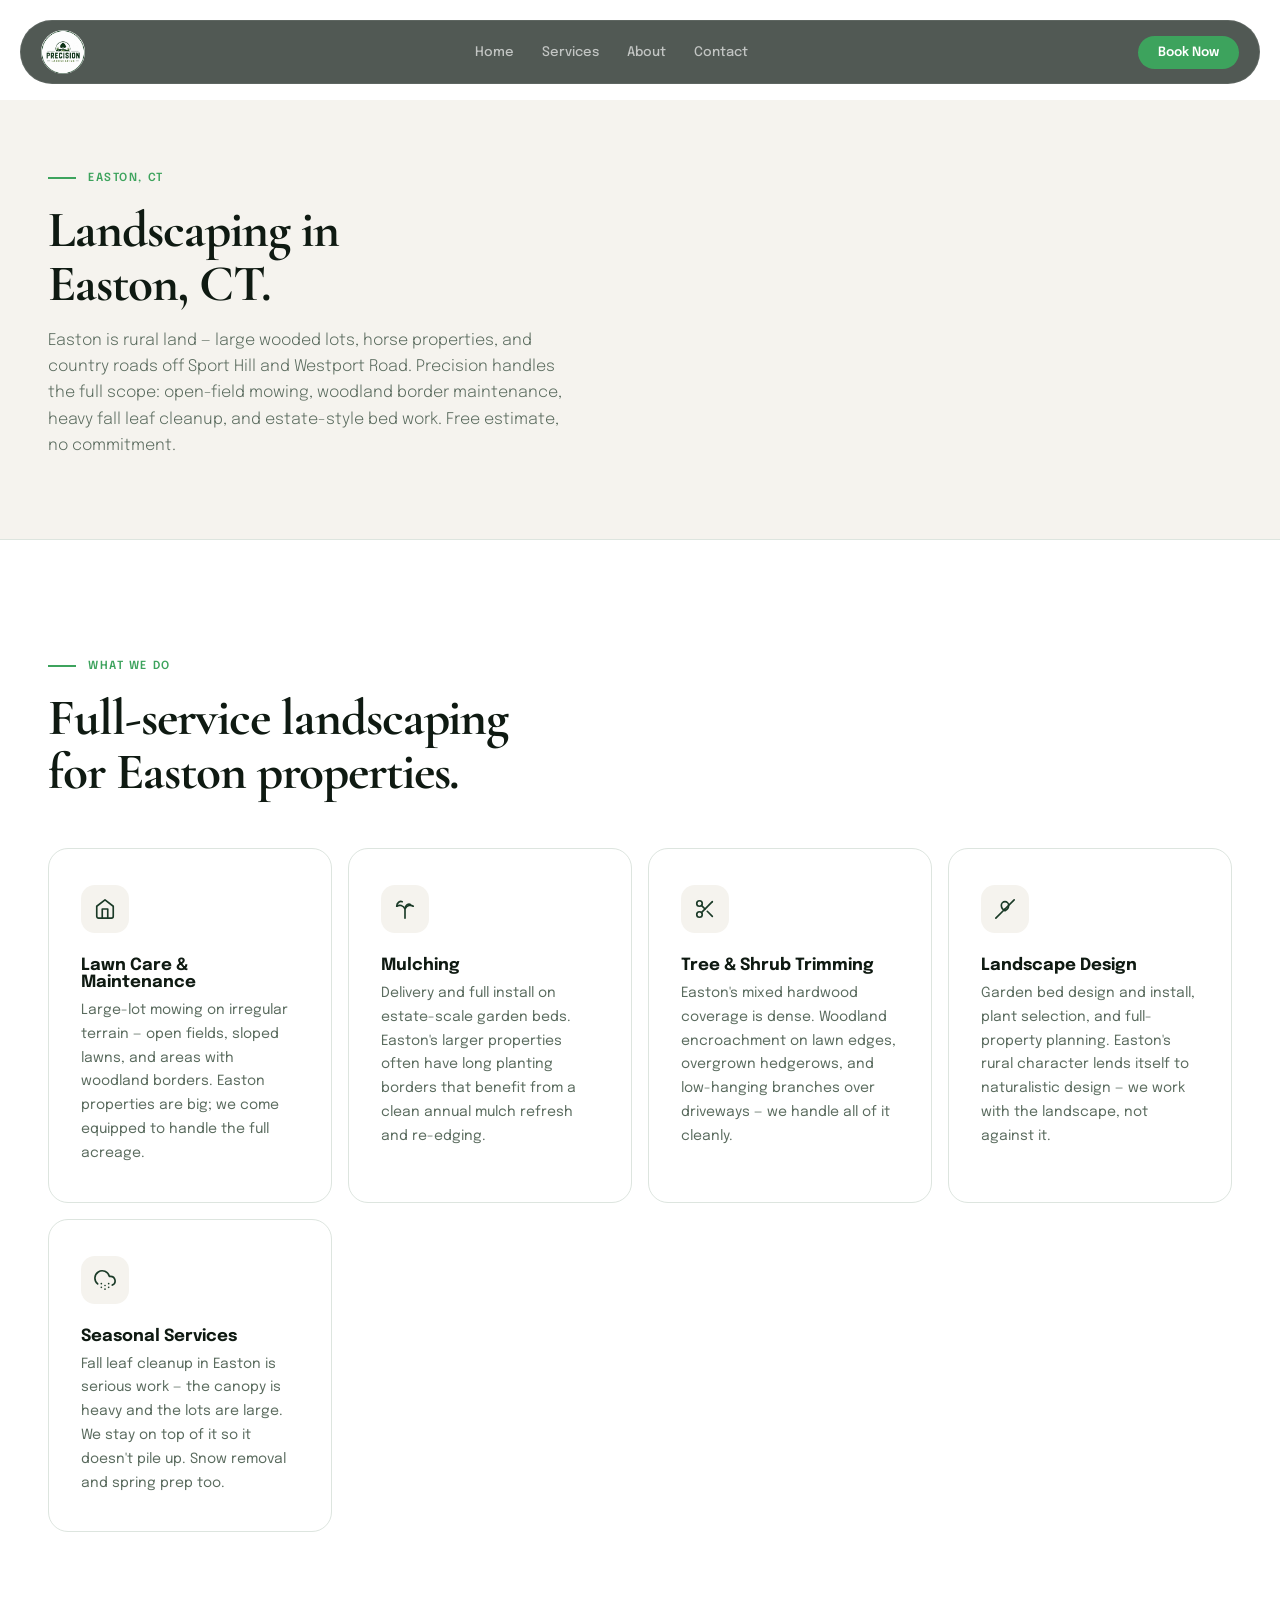
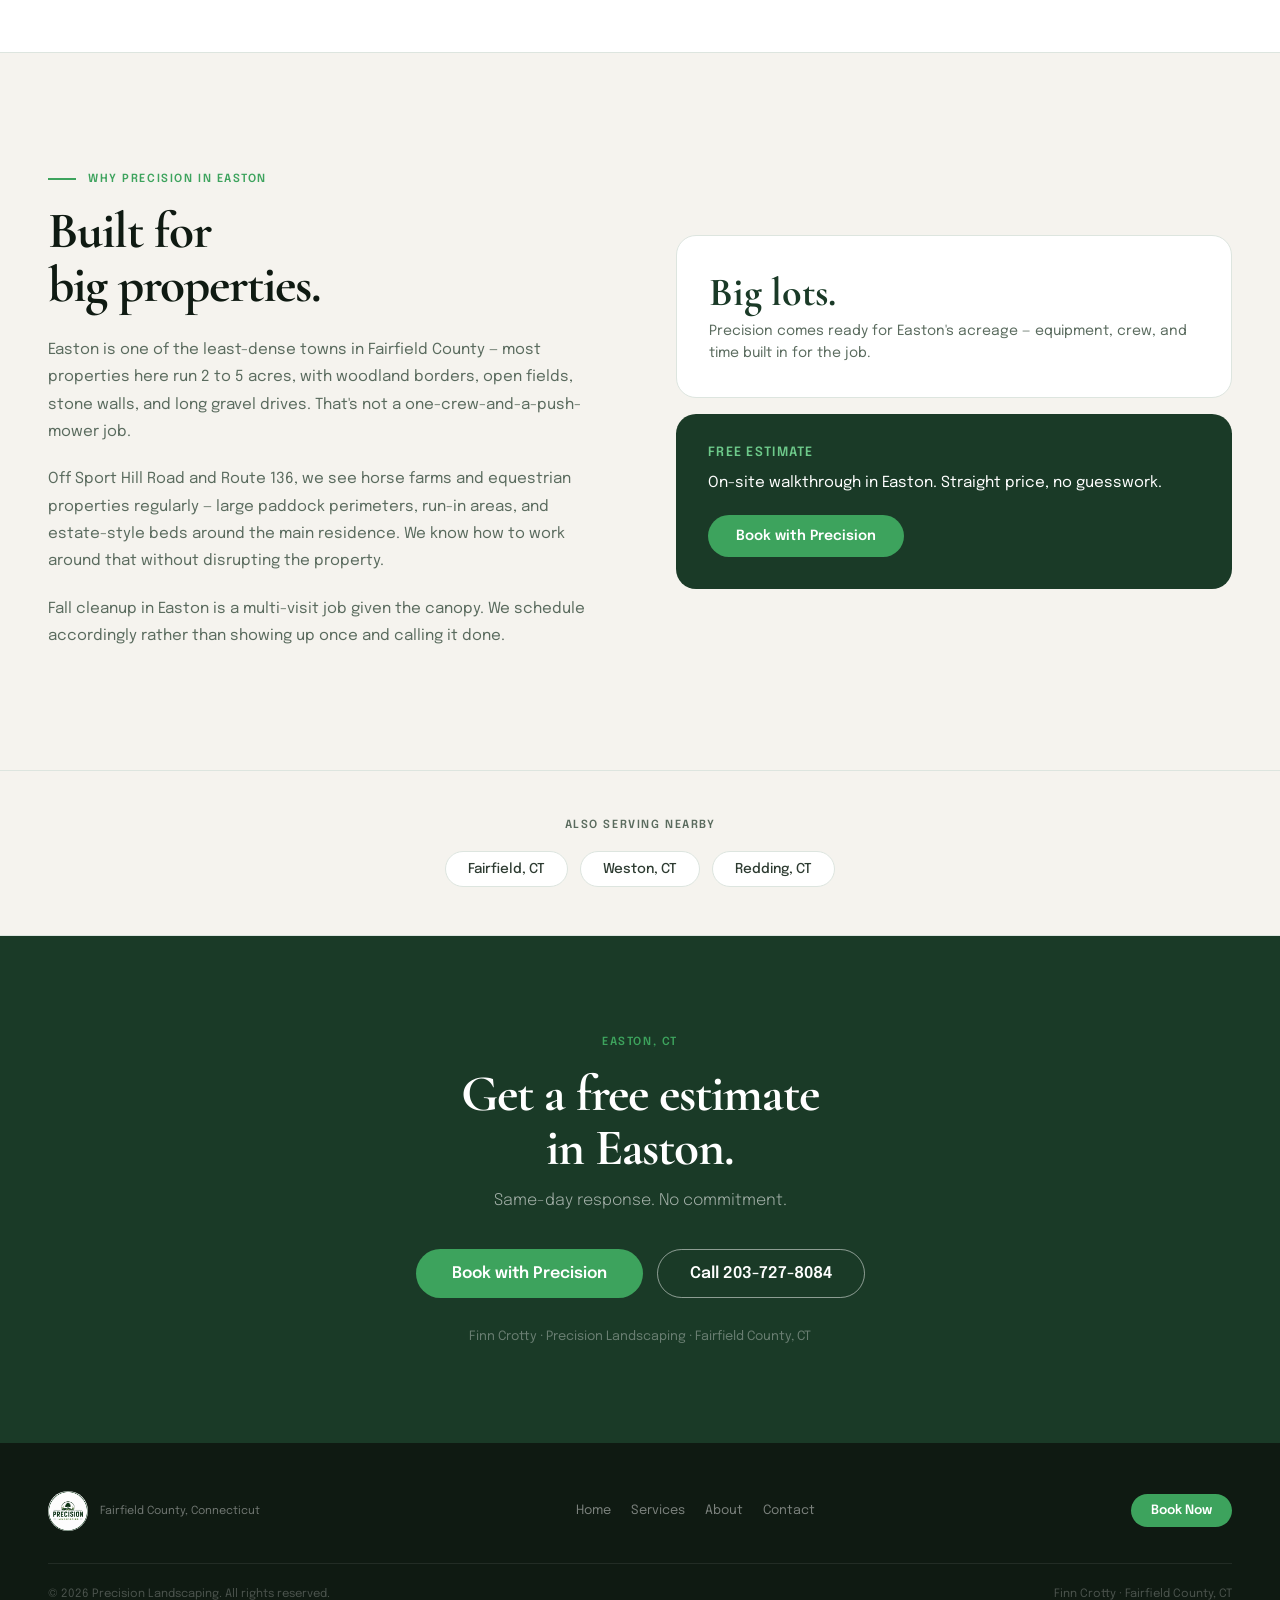
<file: easton-ct-landscaping.html>
<!DOCTYPE html>
<html lang="en">
<head>
  <meta charset="UTF-8" />
  <meta name="viewport" content="width=device-width, initial-scale=1.0" />
  <title>Landscaping in Easton, CT — Precision Landscaping</title>
  <meta name="description" content="Lawn care, mulch, tree trimming, and seasonal services in Easton, CT. Precision Landscaping handles large lots, wooded properties, and horse farms in Easton. Free estimate — 203-727-8084." />
  <link rel="canonical" href="https://precision-landscaping-ct.vercel.app/easton-ct-landscaping" />
  <link rel="icon" type="image/svg+xml" href="favicon.svg" />
  <link rel="preconnect" href="https://fonts.googleapis.com">
  <link rel="preconnect" href="https://fonts.gstatic.com" crossorigin>
  <link rel="stylesheet" href="https://fonts.googleapis.com/css2?family=Cormorant+Garamond:ital,wght@0,400;0,600;0,700;1,400;1,600;1,700&family=Epilogue:wght@300;400;500;600;700&display=swap">
  <link rel="stylesheet" href="styles.css" />
  <script type="application/ld+json">
  {"@context":"https://schema.org","@type":"LandscapingBusiness","name":"Precision Landscaping","telephone":"203-727-8084","email":"precisionlandscapingct@gmail.com","url":"https://precision-landscaping-ct.vercel.app/easton-ct-landscaping","image":"https://precision-landscaping-ct.vercel.app/assets/logo.jpg","priceRange":"$$","description":"Lawn care, mulch, tree trimming, and seasonal services in Easton, CT.","address":{"@type":"PostalAddress","addressLocality":"Fairfield","addressRegion":"CT","postalCode":"06824","addressCountry":"US"},"geo":{"@type":"GeoCoordinates","latitude":41.1411,"longitude":-73.2637},"areaServed":{"@type":"City","name":"Easton","containedInPlace":{"@type":"County","name":"Fairfield County"}},"founder":{"@type":"Person","name":"Finn Crotty"}}
  </script>
</head>
<body>

<!-- ── NAV ── -->
<header id="site-header" class="scrolled" role="banner">
  <div style="padding:0 20px;display:flex;align-items:center;justify-content:space-between;height:62px;gap:16px;">
    <a href="index.html" aria-label="Precision Landscaping home" style="display:flex;align-items:center;text-decoration:none;flex-shrink:0;">
      <img src="assets/logo.jpg" alt="Precision Landscaping" style="height:44px;width:44px;border-radius:50%;object-fit:cover;" />
    </a>
    <nav aria-label="Main navigation" style="display:flex;align-items:center;gap:28px;flex:1;justify-content:center;" class="desktop-nav">
      <a href="index.html"    style="color:rgba(255,255,255,0.65);text-decoration:none;font-size:0.825rem;font-weight:500;transition:color 0.2s;" onmouseenter="this.style.color='#fff'" onmouseleave="this.style.color='rgba(255,255,255,0.65)'">Home</a>
      <a href="services.html" style="color:rgba(255,255,255,0.65);text-decoration:none;font-size:0.825rem;font-weight:500;transition:color 0.2s;" onmouseenter="this.style.color='#fff'" onmouseleave="this.style.color='rgba(255,255,255,0.65)'">Services</a>
      <a href="about.html"    style="color:rgba(255,255,255,0.65);text-decoration:none;font-size:0.825rem;font-weight:500;transition:color 0.2s;" onmouseenter="this.style.color='#fff'" onmouseleave="this.style.color='rgba(255,255,255,0.65)'">About</a>
      <a href="contact.html"  style="color:rgba(255,255,255,0.65);text-decoration:none;font-size:0.825rem;font-weight:500;transition:color 0.2s;" onmouseenter="this.style.color='#fff'" onmouseleave="this.style.color='rgba(255,255,255,0.65)'">Contact</a>
    </nav>
    <a href="contact.html" class="btn-primary" style="padding:10px 20px;font-size:0.8rem;flex-shrink:0;">Book Now</a>
    <button id="menu-btn" aria-label="Toggle menu" aria-expanded="false" aria-controls="mobile-menu"
      style="display:none;background:none;border:none;cursor:pointer;padding:6px;flex-direction:column;gap:5px;align-items:center;justify-content:center;" class="mobile-menu-btn">
      <span class="bar" style="display:block;width:22px;height:2px;background:white;transition:all 0.2s;transform-origin:center;border-radius:2px;"></span>
      <span class="bar" style="display:block;width:22px;height:2px;background:white;transition:all 0.2s;border-radius:2px;"></span>
      <span class="bar" style="display:block;width:22px;height:2px;background:white;transition:all 0.2s;transform-origin:center;border-radius:2px;"></span>
    </button>
  </div>
  <div id="mobile-menu" hidden style="padding:4px 20px 20px;">
    <nav style="display:flex;flex-direction:column;gap:2px;">
      <a href="index.html"    style="color:rgba(255,255,255,0.8);text-decoration:none;font-size:0.9rem;font-weight:500;padding:12px 0;border-bottom:1px solid rgba(255,255,255,0.08);">Home</a>
      <a href="services.html" style="color:rgba(255,255,255,0.8);text-decoration:none;font-size:0.9rem;font-weight:500;padding:12px 0;border-bottom:1px solid rgba(255,255,255,0.08);">Services</a>
      <a href="about.html"    style="color:rgba(255,255,255,0.8);text-decoration:none;font-size:0.9rem;font-weight:500;padding:12px 0;border-bottom:1px solid rgba(255,255,255,0.08);">About</a>
      <a href="contact.html"  style="color:rgba(255,255,255,0.8);text-decoration:none;font-size:0.9rem;font-weight:500;padding:12px 0;border-bottom:1px solid rgba(255,255,255,0.08);">Contact</a>
      <a href="contact.html"  style="margin-top:12px;" class="btn-primary">Book Now</a>
    </nav>
  </div>
</header>
<style>
  @media (max-width:767px) { .desktop-nav{display:none!important;} .mobile-menu-btn{display:flex!important;} }
</style>

<main style="padding-top:100px;">

<!-- ── PAGE HEADER ── -->
<section style="background:var(--cream);padding:72px 0 80px;">
  <div class="container reveal">
    <div class="eyebrow"><span class="label-sm" style="color:var(--green-accent);">Easton, CT</span></div>
    <h1 class="display-lg" style="color:var(--ink);margin-bottom:16px;">Landscaping in<br/>Easton, CT.</h1>
    <p style="color:var(--muted);font-size:1rem;font-weight:300;max-width:520px;line-height:1.65;">
      Easton is rural land — large wooded lots, horse properties, and country roads off Sport Hill and Westport Road. Precision handles the full scope: open-field mowing, woodland border maintenance, heavy fall leaf cleanup, and estate-style bed work. Free estimate, no commitment.
    </p>
  </div>
</section>

<hr class="section-rule" />

<!-- ── SERVICES ── -->
<section class="section-pad" style="background:var(--white);">
  <div class="container">
    <div style="margin-bottom:48px;" class="reveal">
      <div class="eyebrow"><span class="label-sm" style="color:var(--green-accent);">What We Do</span></div>
      <h2 class="display-lg" style="color:var(--ink);margin-bottom:12px;">Full-service landscaping<br/>for Easton properties.</h2>
    </div>
    <div style="display:grid;grid-template-columns:repeat(auto-fill,minmax(280px,1fr));gap:16px;">

      <div class="service-card reveal">
        <div class="service-icon" aria-hidden="true">
          <svg width="22" height="22" viewBox="0 0 24 24" fill="none" stroke="currentColor" stroke-width="1.8" stroke-linecap="round" stroke-linejoin="round"><path d="M3 9l9-7 9 7v11a2 2 0 0 1-2 2H5a2 2 0 0 1-2-2z"/><polyline points="9 22 9 12 15 12 15 22"/></svg>
        </div>
        <h3 style="font-size:1.05rem;font-weight:700;color:var(--ink);margin-bottom:8px;">Lawn Care &amp; Maintenance</h3>
        <p style="font-size:0.875rem;color:var(--muted);line-height:1.7;">Large-lot mowing on irregular terrain — open fields, sloped lawns, and areas with woodland borders. Easton properties are big; we come equipped to handle the full acreage.</p>
      </div>

      <div class="service-card reveal" style="transition-delay:0.05s;">
        <div class="service-icon" aria-hidden="true">
          <svg width="22" height="22" viewBox="0 0 24 24" fill="none" stroke="currentColor" stroke-width="1.8" stroke-linecap="round" stroke-linejoin="round"><path d="M12 22V12m0 0C10 8 6 7 3 9m9 3c2-4 6-5 9-3"/><path d="M3 9c0-4 3.5-6 6-5m3 8c0-4 3.5-6 6-5"/></svg>
        </div>
        <h3 style="font-size:1.05rem;font-weight:700;color:var(--ink);margin-bottom:8px;">Mulching</h3>
        <p style="font-size:0.875rem;color:var(--muted);line-height:1.7;">Delivery and full install on estate-scale garden beds. Easton's larger properties often have long planting borders that benefit from a clean annual mulch refresh and re-edging.</p>
      </div>

      <div class="service-card reveal" style="transition-delay:0.10s;">
        <div class="service-icon" aria-hidden="true">
          <svg width="22" height="22" viewBox="0 0 24 24" fill="none" stroke="currentColor" stroke-width="1.8" stroke-linecap="round" stroke-linejoin="round"><circle cx="6" cy="6" r="3"/><circle cx="6" cy="18" r="3"/><line x1="20" y1="4" x2="8.12" y2="15.88"/><line x1="14.47" y1="14.48" x2="20" y2="20"/><line x1="8.12" y1="8.12" x2="12" y2="12"/></svg>
        </div>
        <h3 style="font-size:1.05rem;font-weight:700;color:var(--ink);margin-bottom:8px;">Tree &amp; Shrub Trimming</h3>
        <p style="font-size:0.875rem;color:var(--muted);line-height:1.7;">Easton's mixed hardwood coverage is dense. Woodland encroachment on lawn edges, overgrown hedgerows, and low-hanging branches over driveways — we handle all of it cleanly.</p>
      </div>

      <div class="service-card reveal" style="transition-delay:0.15s;">
        <div class="service-icon" aria-hidden="true">
          <svg width="22" height="22" viewBox="0 0 24 24" fill="none" stroke="currentColor" stroke-width="1.8" stroke-linecap="round" stroke-linejoin="round"><path d="M2 22l10-10"/><path d="M16 8c0 4-4 6-4 6s-4-2-4-6a4 4 0 0 1 8 0z"/><path d="M22 2L12 12"/></svg>
        </div>
        <h3 style="font-size:1.05rem;font-weight:700;color:var(--ink);margin-bottom:8px;">Landscape Design</h3>
        <p style="font-size:0.875rem;color:var(--muted);line-height:1.7;">Garden bed design and install, plant selection, and full-property planning. Easton's rural character lends itself to naturalistic design — we work with the landscape, not against it.</p>
      </div>

      <div class="service-card reveal" style="transition-delay:0.20s;">
        <div class="service-icon" aria-hidden="true">
          <svg width="22" height="22" viewBox="0 0 24 24" fill="none" stroke="currentColor" stroke-width="1.8" stroke-linecap="round" stroke-linejoin="round"><path d="M20 17.58A5 5 0 0 0 18 8h-1.26A8 8 0 1 0 4 16.25"/><line x1="8" y1="16" x2="8.01" y2="16"/><line x1="8" y1="20" x2="8.01" y2="20"/><line x1="12" y1="18" x2="12.01" y2="18"/><line x1="12" y1="22" x2="12.01" y2="22"/><line x1="16" y1="16" x2="16.01" y2="16"/><line x1="16" y1="20" x2="16.01" y2="20"/></svg>
        </div>
        <h3 style="font-size:1.05rem;font-weight:700;color:var(--ink);margin-bottom:8px;">Seasonal Services</h3>
        <p style="font-size:0.875rem;color:var(--muted);line-height:1.7;">Fall leaf cleanup in Easton is serious work — the canopy is heavy and the lots are large. We stay on top of it so it doesn't pile up. Snow removal and spring prep too.</p>
      </div>

    </div>
  </div>
</section>

<hr class="section-rule" />

<!-- ── LOCAL CONTEXT ── -->
<section class="section-pad" style="background:var(--cream);">
  <div class="container">
    <div style="display:grid;grid-template-columns:1fr 1fr;gap:72px;align-items:center;" class="reveal">
      <div>
        <div class="eyebrow"><span class="label-sm" style="color:var(--green-accent);">Why Precision in Easton</span></div>
        <h2 class="display-lg" style="color:var(--ink);margin-bottom:24px;">Built for<br/>big properties.</h2>
        <p style="color:var(--muted);font-size:0.95rem;line-height:1.8;margin-bottom:20px;">
          Easton is one of the least-dense towns in Fairfield County — most properties here run 2 to 5 acres, with woodland borders, open fields, stone walls, and long gravel drives. That's not a one-crew-and-a-push-mower job.
        </p>
        <p style="color:var(--muted);font-size:0.95rem;line-height:1.8;margin-bottom:20px;">
          Off Sport Hill Road and Route 136, we see horse farms and equestrian properties regularly — large paddock perimeters, run-in areas, and estate-style beds around the main residence. We know how to work around that without disrupting the property.
        </p>
        <p style="color:var(--muted);font-size:0.95rem;line-height:1.8;">
          Fall cleanup in Easton is a multi-visit job given the canopy. We schedule accordingly rather than showing up once and calling it done.
        </p>
      </div>
      <div style="display:flex;flex-direction:column;gap:16px;">
        <div style="background:var(--white);border:1px solid var(--border);border-radius:20px;padding:32px;">
          <p style="font-size:2.5rem;font-family:'Cormorant Garamond',serif;font-weight:700;color:var(--green);margin-bottom:4px;">Big lots.</p>
          <p style="color:var(--muted);font-size:0.875rem;line-height:1.6;">Precision comes ready for Easton's acreage — equipment, crew, and time built in for the job.</p>
        </div>
        <div style="background:var(--green);border-radius:20px;padding:32px;">
          <p style="font-size:0.8rem;font-weight:600;color:var(--green-light);letter-spacing:0.1em;text-transform:uppercase;margin-bottom:12px;">Free Estimate</p>
          <p style="color:white;font-size:0.95rem;line-height:1.6;margin-bottom:20px;">On-site walkthrough in Easton. Straight price, no guesswork.</p>
          <a href="contact.html" class="btn-primary">Book with Precision</a>
        </div>
      </div>
    </div>
  </div>
</section>

<hr class="section-rule" />

<!-- ── NEARBY TOWNS ── -->
<section style="background:var(--cream);padding:48px 0;">
  <div class="container" style="text-align:center;">
    <p class="label-sm" style="color:var(--muted);margin-bottom:20px;">Also serving nearby</p>
    <div style="display:flex;flex-wrap:wrap;gap:12px;justify-content:center;">
      <a href="fairfield-ct-landscaping" style="display:inline-block;padding:10px 22px;border:1px solid var(--border);border-radius:100px;font-size:0.85rem;font-weight:500;color:var(--ink-mid);text-decoration:none;background:white;" onmouseenter="this.style.borderColor='var(--green-accent)'" onmouseleave="this.style.borderColor='var(--border)'">Fairfield, CT</a>
      <a href="weston-ct-landscaping" style="display:inline-block;padding:10px 22px;border:1px solid var(--border);border-radius:100px;font-size:0.85rem;font-weight:500;color:var(--ink-mid);text-decoration:none;background:white;" onmouseenter="this.style.borderColor='var(--green-accent)'" onmouseleave="this.style.borderColor='var(--border)'">Weston, CT</a>
      <a href="redding-ct-landscaping" style="display:inline-block;padding:10px 22px;border:1px solid var(--border);border-radius:100px;font-size:0.85rem;font-weight:500;color:var(--ink-mid);text-decoration:none;background:white;" onmouseenter="this.style.borderColor='var(--green-accent)'" onmouseleave="this.style.borderColor='var(--border)'">Redding, CT</a>
    </div>
  </div>
</section>

<hr class="section-rule" />

<!-- ── CTA ── -->
<section aria-label="Book Precision" style="background:var(--green);padding:100px 0;">
  <div class="container" style="text-align:center;">
    <div class="reveal">
      <p class="label-sm" style="color:var(--green-accent);margin-bottom:20px;">Easton, CT</p>
      <h2 class="display-lg" style="color:white;margin-bottom:16px;">Get a free estimate<br/>in Easton.</h2>
      <p style="color:rgba(255,255,255,0.6);font-size:1rem;margin-bottom:40px;font-weight:300;">Same-day response. No commitment.</p>
      <div style="display:flex;flex-wrap:wrap;gap:14px;justify-content:center;align-items:center;margin-bottom:32px;">
        <a href="contact.html" class="btn-primary" style="padding:16px 36px;font-size:1rem;">Book with Precision</a>
        <a href="tel:2037278084" class="btn-outline" style="padding:15px 32px;font-size:1rem;">Call 203-727-8084</a>
      </div>
      <p style="color:rgba(255,255,255,0.35);font-size:0.8rem;">Finn Crotty · Precision Landscaping · Fairfield County, CT</p>
    </div>
  </div>
</section>

</main>

<!-- ── FOOTER ── -->
<footer style="background:var(--ink);color:white;padding:48px 0 32px;" role="contentinfo">
  <div class="container">
    <div style="display:flex;flex-wrap:wrap;justify-content:space-between;align-items:center;gap:28px;padding-bottom:32px;border-bottom:1px solid rgba(255,255,255,0.08);">
      <a href="index.html" style="display:flex;align-items:center;gap:12px;text-decoration:none;color:white;">
        <img src="assets/logo.jpg" alt="Precision Landscaping" style="height:40px;width:40px;border-radius:50%;object-fit:cover;" />
        <p style="font-size:0.7rem;color:rgba(255,255,255,0.4);">Fairfield County, Connecticut</p>
      </a>
      <nav style="display:flex;flex-wrap:wrap;gap:20px;" aria-label="Footer navigation">
        <a href="index.html"    style="color:rgba(255,255,255,0.45);text-decoration:none;font-size:0.8rem;" onmouseenter="this.style.color='#fff'" onmouseleave="this.style.color='rgba(255,255,255,0.45)'">Home</a>
        <a href="services.html" style="color:rgba(255,255,255,0.45);text-decoration:none;font-size:0.8rem;" onmouseenter="this.style.color='#fff'" onmouseleave="this.style.color='rgba(255,255,255,0.45)'">Services</a>
        <a href="about.html"    style="color:rgba(255,255,255,0.45);text-decoration:none;font-size:0.8rem;" onmouseenter="this.style.color='#fff'" onmouseleave="this.style.color='rgba(255,255,255,0.45)'">About</a>
        <a href="contact.html"  style="color:rgba(255,255,255,0.45);text-decoration:none;font-size:0.8rem;" onmouseenter="this.style.color='#fff'" onmouseleave="this.style.color='rgba(255,255,255,0.45)'">Contact</a>
      </nav>
      <a href="contact.html" class="btn-primary" style="padding:10px 20px;font-size:0.8rem;">Book Now</a>
    </div>
    <div style="display:flex;flex-wrap:wrap;justify-content:space-between;gap:12px;padding-top:24px;">
      <p style="font-size:0.72rem;color:rgba(255,255,255,0.25);">&copy; <span id="yr"></span> Precision Landscaping. All rights reserved.</p>
      <p style="font-size:0.72rem;color:rgba(255,255,255,0.25);">Finn Crotty · Fairfield County, CT</p>
    </div>
  </div>
</footer>
<script>
document.getElementById('yr').textContent = new Date().getFullYear();
const hdr=document.getElementById('site-header');
window.addEventListener('scroll',()=>hdr.classList.toggle('scrolled',window.scrollY>50),{passive:true});
const menuBtn=document.getElementById('menu-btn'),mobileMenu=document.getElementById('mobile-menu'),bars=menuBtn.querySelectorAll('.bar');let open=false;
menuBtn.addEventListener('click',()=>{open=!open;mobileMenu.hidden=!open;menuBtn.setAttribute('aria-expanded',String(open));hdr.classList.toggle('menu-open',open);if(open){bars[0].style.transform='translateY(7px) rotate(45deg)';bars[1].style.opacity='0';bars[2].style.transform='translateY(-7px) rotate(-45deg)';}else{bars[0].style.transform='';bars[1].style.opacity='1';bars[2].style.transform='';}});
const io=new IntersectionObserver(e=>e.forEach(x=>{if(x.isIntersecting){x.target.classList.add('in');io.unobserve(x.target);}}),{threshold:0.1});
document.querySelectorAll('.reveal').forEach(el=>io.observe(el));
</script>
</body>
</html>
</file>
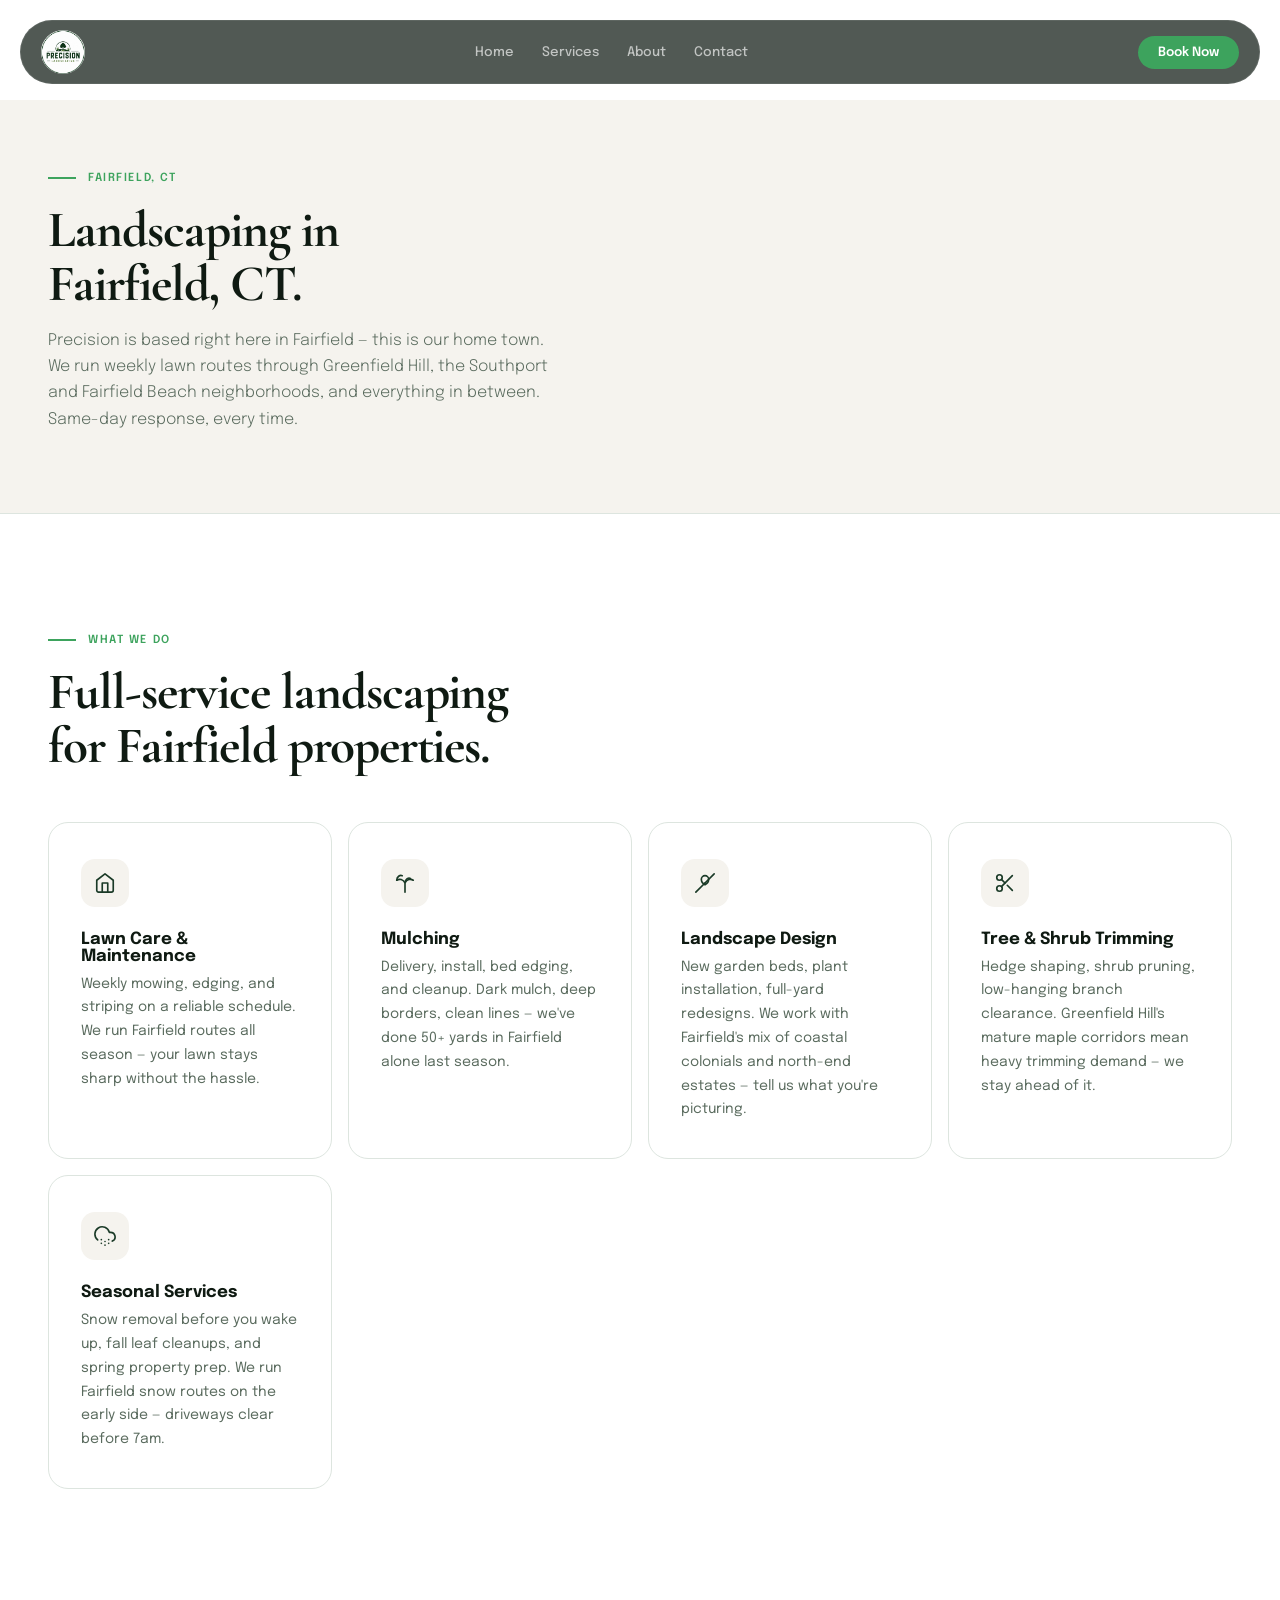
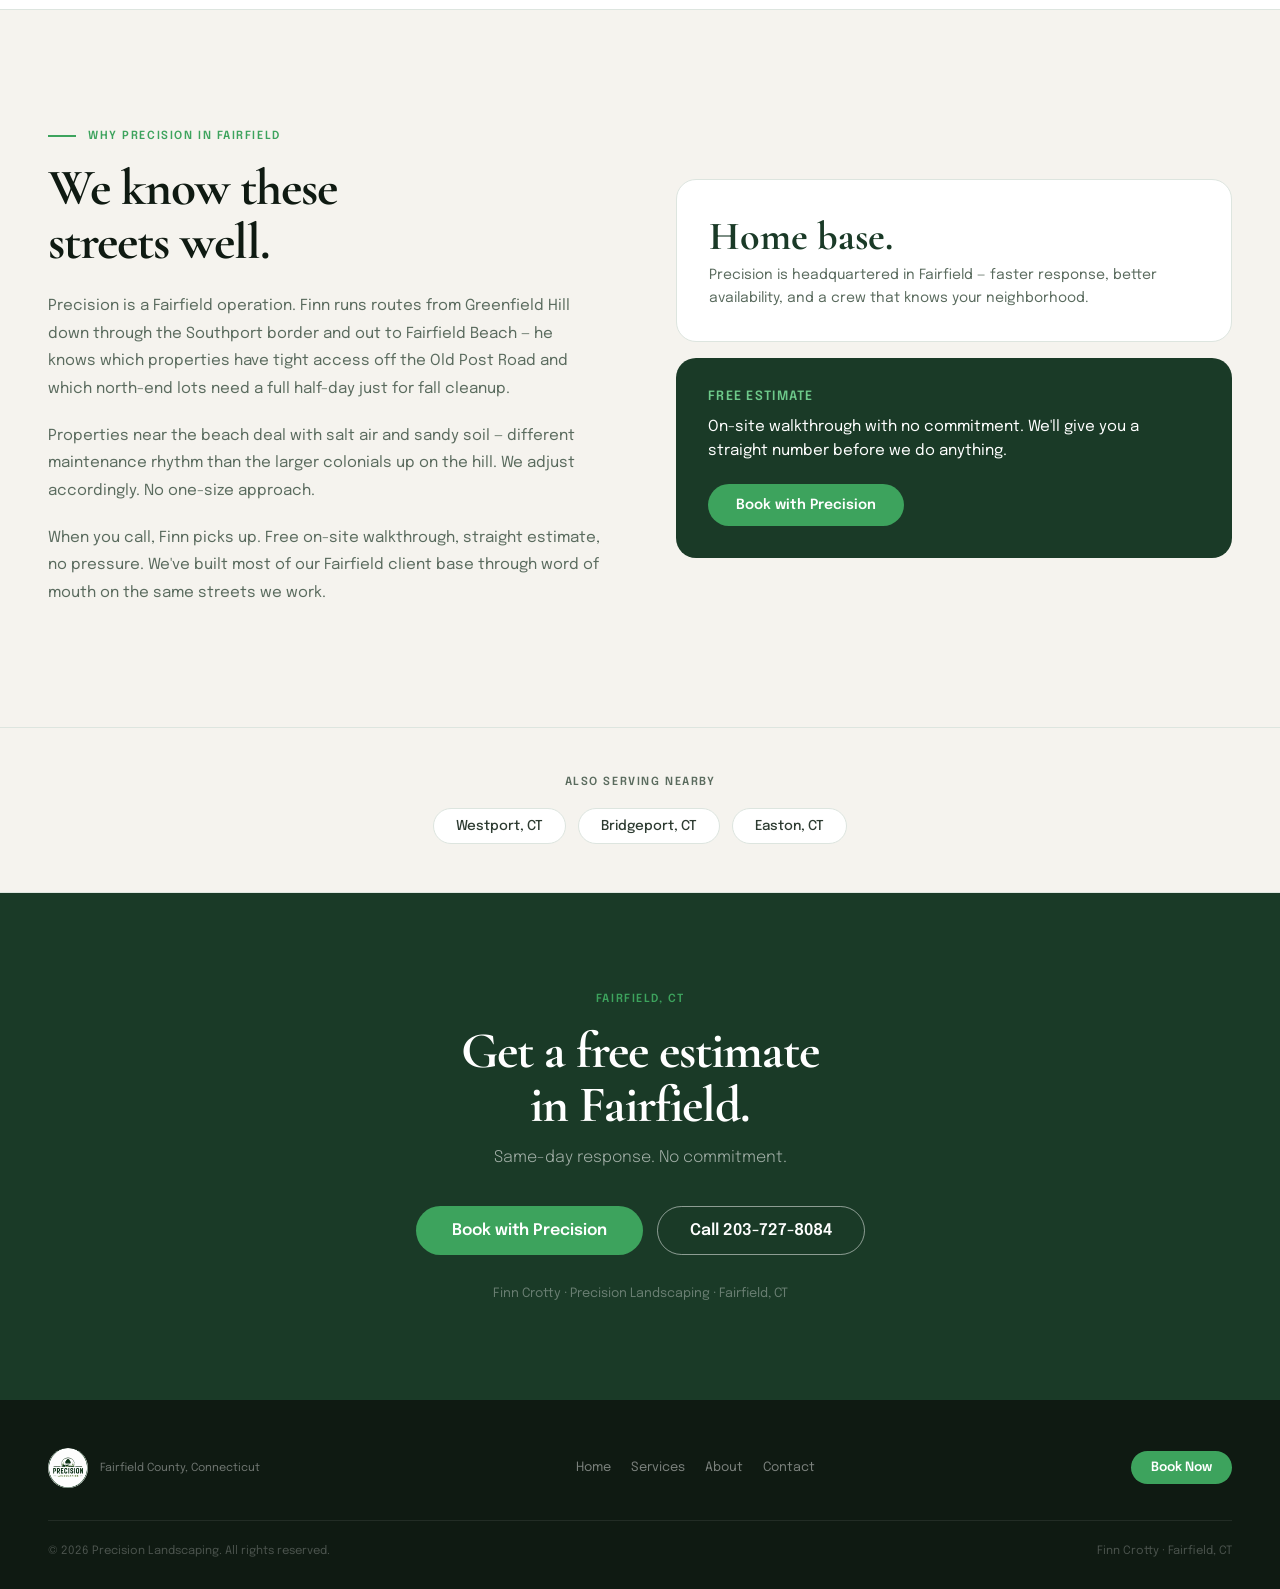
<file: fairfield-ct-landscaping.html>
<!DOCTYPE html>
<html lang="en">
<head>
  <meta charset="UTF-8" />
  <meta name="viewport" content="width=device-width, initial-scale=1.0" />
  <title>Landscaping in Fairfield, CT — Precision Landscaping</title>
  <meta name="description" content="Lawn care, mulch, design, and snow removal in Fairfield, CT. Precision Landscaping is based right here in Fairfield — same-day response, free estimate. Call 203-727-8084." />
  <link rel="canonical" href="https://precision-landscaping-ct.vercel.app/fairfield-ct-landscaping" />
  <link rel="icon" type="image/svg+xml" href="favicon.svg" />
  <link rel="preconnect" href="https://fonts.googleapis.com">
  <link rel="preconnect" href="https://fonts.gstatic.com" crossorigin>
  <link rel="stylesheet" href="https://fonts.googleapis.com/css2?family=Cormorant+Garamond:ital,wght@0,400;0,600;0,700;1,400;1,600;1,700&family=Epilogue:wght@300;400;500;600;700&display=swap">
  <link rel="stylesheet" href="styles.css" />
  <script type="application/ld+json">
  {"@context":"https://schema.org","@type":"LandscapingBusiness","name":"Precision Landscaping","telephone":"203-727-8084","email":"precisionlandscapingct@gmail.com","url":"https://precision-landscaping-ct.vercel.app/fairfield-ct-landscaping","image":"https://precision-landscaping-ct.vercel.app/assets/logo.jpg","priceRange":"$$","description":"Lawn care, mulch, landscape design, tree trimming, and snow removal in Fairfield, CT.","address":{"@type":"PostalAddress","addressLocality":"Fairfield","addressRegion":"CT","postalCode":"06824","addressCountry":"US"},"geo":{"@type":"GeoCoordinates","latitude":41.1411,"longitude":-73.2637},"areaServed":{"@type":"City","name":"Fairfield","containedInPlace":{"@type":"County","name":"Fairfield County"}},"founder":{"@type":"Person","name":"Finn Crotty"}}
  </script>
</head>
<body>

<!-- ── NAV ── -->
<header id="site-header" class="scrolled" role="banner">
  <div style="padding:0 20px;display:flex;align-items:center;justify-content:space-between;height:62px;gap:16px;">
    <a href="index.html" aria-label="Precision Landscaping home" style="display:flex;align-items:center;text-decoration:none;flex-shrink:0;">
      <img src="assets/logo.jpg" alt="Precision Landscaping" style="height:44px;width:44px;border-radius:50%;object-fit:cover;" />
    </a>
    <nav aria-label="Main navigation" style="display:flex;align-items:center;gap:28px;flex:1;justify-content:center;" class="desktop-nav">
      <a href="index.html"    style="color:rgba(255,255,255,0.65);text-decoration:none;font-size:0.825rem;font-weight:500;transition:color 0.2s;" onmouseenter="this.style.color='#fff'" onmouseleave="this.style.color='rgba(255,255,255,0.65)'">Home</a>
      <a href="services.html" style="color:rgba(255,255,255,0.65);text-decoration:none;font-size:0.825rem;font-weight:500;transition:color 0.2s;" onmouseenter="this.style.color='#fff'" onmouseleave="this.style.color='rgba(255,255,255,0.65)'">Services</a>
      <a href="about.html"    style="color:rgba(255,255,255,0.65);text-decoration:none;font-size:0.825rem;font-weight:500;transition:color 0.2s;" onmouseenter="this.style.color='#fff'" onmouseleave="this.style.color='rgba(255,255,255,0.65)'">About</a>
      <a href="contact.html"  style="color:rgba(255,255,255,0.65);text-decoration:none;font-size:0.825rem;font-weight:500;transition:color 0.2s;" onmouseenter="this.style.color='#fff'" onmouseleave="this.style.color='rgba(255,255,255,0.65)'">Contact</a>
    </nav>
    <a href="contact.html" class="btn-primary" style="padding:10px 20px;font-size:0.8rem;flex-shrink:0;">Book Now</a>
    <button id="menu-btn" aria-label="Toggle menu" aria-expanded="false" aria-controls="mobile-menu"
      style="display:none;background:none;border:none;cursor:pointer;padding:6px;flex-direction:column;gap:5px;align-items:center;justify-content:center;" class="mobile-menu-btn">
      <span class="bar" style="display:block;width:22px;height:2px;background:white;transition:all 0.2s;transform-origin:center;border-radius:2px;"></span>
      <span class="bar" style="display:block;width:22px;height:2px;background:white;transition:all 0.2s;border-radius:2px;"></span>
      <span class="bar" style="display:block;width:22px;height:2px;background:white;transition:all 0.2s;transform-origin:center;border-radius:2px;"></span>
    </button>
  </div>
  <div id="mobile-menu" hidden style="padding:4px 20px 20px;">
    <nav style="display:flex;flex-direction:column;gap:2px;">
      <a href="index.html"    style="color:rgba(255,255,255,0.8);text-decoration:none;font-size:0.9rem;font-weight:500;padding:12px 0;border-bottom:1px solid rgba(255,255,255,0.08);">Home</a>
      <a href="services.html" style="color:rgba(255,255,255,0.8);text-decoration:none;font-size:0.9rem;font-weight:500;padding:12px 0;border-bottom:1px solid rgba(255,255,255,0.08);">Services</a>
      <a href="about.html"    style="color:rgba(255,255,255,0.8);text-decoration:none;font-size:0.9rem;font-weight:500;padding:12px 0;border-bottom:1px solid rgba(255,255,255,0.08);">About</a>
      <a href="contact.html"  style="color:rgba(255,255,255,0.8);text-decoration:none;font-size:0.9rem;font-weight:500;padding:12px 0;border-bottom:1px solid rgba(255,255,255,0.08);">Contact</a>
      <a href="contact.html"  style="margin-top:12px;" class="btn-primary">Book Now</a>
    </nav>
  </div>
</header>
<style>
  @media (max-width:767px) { .desktop-nav{display:none!important;} .mobile-menu-btn{display:flex!important;} }
</style>

<main style="padding-top:100px;">

<!-- ── PAGE HEADER ── -->
<section style="background:var(--cream);padding:72px 0 80px;">
  <div class="container reveal">
    <div class="eyebrow"><span class="label-sm" style="color:var(--green-accent);">Fairfield, CT</span></div>
    <h1 class="display-lg" style="color:var(--ink);margin-bottom:16px;">Landscaping in<br/>Fairfield, CT.</h1>
    <p style="color:var(--muted);font-size:1rem;font-weight:300;max-width:520px;line-height:1.65;">
      Precision is based right here in Fairfield — this is our home town. We run weekly lawn routes through Greenfield Hill, the Southport and Fairfield Beach neighborhoods, and everything in between. Same-day response, every time.
    </p>
  </div>
</section>

<hr class="section-rule" />

<!-- ── SERVICES ── -->
<section class="section-pad" style="background:var(--white);">
  <div class="container">
    <div style="margin-bottom:48px;" class="reveal">
      <div class="eyebrow"><span class="label-sm" style="color:var(--green-accent);">What We Do</span></div>
      <h2 class="display-lg" style="color:var(--ink);margin-bottom:12px;">Full-service landscaping<br/>for Fairfield properties.</h2>
    </div>
    <div style="display:grid;grid-template-columns:repeat(auto-fill,minmax(280px,1fr));gap:16px;">

      <div class="service-card reveal">
        <div class="service-icon" aria-hidden="true">
          <svg width="22" height="22" viewBox="0 0 24 24" fill="none" stroke="currentColor" stroke-width="1.8" stroke-linecap="round" stroke-linejoin="round"><path d="M3 9l9-7 9 7v11a2 2 0 0 1-2 2H5a2 2 0 0 1-2-2z"/><polyline points="9 22 9 12 15 12 15 22"/></svg>
        </div>
        <h3 style="font-size:1.05rem;font-weight:700;color:var(--ink);margin-bottom:8px;">Lawn Care &amp; Maintenance</h3>
        <p style="font-size:0.875rem;color:var(--muted);line-height:1.7;">Weekly mowing, edging, and striping on a reliable schedule. We run Fairfield routes all season — your lawn stays sharp without the hassle.</p>
      </div>

      <div class="service-card reveal" style="transition-delay:0.05s;">
        <div class="service-icon" aria-hidden="true">
          <svg width="22" height="22" viewBox="0 0 24 24" fill="none" stroke="currentColor" stroke-width="1.8" stroke-linecap="round" stroke-linejoin="round"><path d="M12 22V12m0 0C10 8 6 7 3 9m9 3c2-4 6-5 9-3"/><path d="M3 9c0-4 3.5-6 6-5m3 8c0-4 3.5-6 6-5"/></svg>
        </div>
        <h3 style="font-size:1.05rem;font-weight:700;color:var(--ink);margin-bottom:8px;">Mulching</h3>
        <p style="font-size:0.875rem;color:var(--muted);line-height:1.7;">Delivery, install, bed edging, and cleanup. Dark mulch, deep borders, clean lines — we've done 50+ yards in Fairfield alone last season.</p>
      </div>

      <div class="service-card reveal" style="transition-delay:0.10s;">
        <div class="service-icon" aria-hidden="true">
          <svg width="22" height="22" viewBox="0 0 24 24" fill="none" stroke="currentColor" stroke-width="1.8" stroke-linecap="round" stroke-linejoin="round"><path d="M2 22l10-10"/><path d="M16 8c0 4-4 6-4 6s-4-2-4-6a4 4 0 0 1 8 0z"/><path d="M22 2L12 12"/></svg>
        </div>
        <h3 style="font-size:1.05rem;font-weight:700;color:var(--ink);margin-bottom:8px;">Landscape Design</h3>
        <p style="font-size:0.875rem;color:var(--muted);line-height:1.7;">New garden beds, plant installation, full-yard redesigns. We work with Fairfield's mix of coastal colonials and north-end estates — tell us what you're picturing.</p>
      </div>

      <div class="service-card reveal" style="transition-delay:0.15s;">
        <div class="service-icon" aria-hidden="true">
          <svg width="22" height="22" viewBox="0 0 24 24" fill="none" stroke="currentColor" stroke-width="1.8" stroke-linecap="round" stroke-linejoin="round"><circle cx="6" cy="6" r="3"/><circle cx="6" cy="18" r="3"/><line x1="20" y1="4" x2="8.12" y2="15.88"/><line x1="14.47" y1="14.48" x2="20" y2="20"/><line x1="8.12" y1="8.12" x2="12" y2="12"/></svg>
        </div>
        <h3 style="font-size:1.05rem;font-weight:700;color:var(--ink);margin-bottom:8px;">Tree &amp; Shrub Trimming</h3>
        <p style="font-size:0.875rem;color:var(--muted);line-height:1.7;">Hedge shaping, shrub pruning, low-hanging branch clearance. Greenfield Hill's mature maple corridors mean heavy trimming demand — we stay ahead of it.</p>
      </div>

      <div class="service-card reveal" style="transition-delay:0.20s;">
        <div class="service-icon" aria-hidden="true">
          <svg width="22" height="22" viewBox="0 0 24 24" fill="none" stroke="currentColor" stroke-width="1.8" stroke-linecap="round" stroke-linejoin="round"><path d="M20 17.58A5 5 0 0 0 18 8h-1.26A8 8 0 1 0 4 16.25"/><line x1="8" y1="16" x2="8.01" y2="16"/><line x1="8" y1="20" x2="8.01" y2="20"/><line x1="12" y1="18" x2="12.01" y2="18"/><line x1="12" y1="22" x2="12.01" y2="22"/><line x1="16" y1="16" x2="16.01" y2="16"/><line x1="16" y1="20" x2="16.01" y2="20"/></svg>
        </div>
        <h3 style="font-size:1.05rem;font-weight:700;color:var(--ink);margin-bottom:8px;">Seasonal Services</h3>
        <p style="font-size:0.875rem;color:var(--muted);line-height:1.7;">Snow removal before you wake up, fall leaf cleanups, and spring property prep. We run Fairfield snow routes on the early side — driveways clear before 7am.</p>
      </div>

    </div>
  </div>
</section>

<hr class="section-rule" />

<!-- ── LOCAL CONTEXT ── -->
<section class="section-pad" style="background:var(--cream);">
  <div class="container">
    <div style="display:grid;grid-template-columns:1fr 1fr;gap:72px;align-items:center;" class="reveal">
      <div>
        <div class="eyebrow"><span class="label-sm" style="color:var(--green-accent);">Why Precision in Fairfield</span></div>
        <h2 class="display-lg" style="color:var(--ink);margin-bottom:24px;">We know these<br/>streets well.</h2>
        <p style="color:var(--muted);font-size:0.95rem;line-height:1.8;margin-bottom:20px;">
          Precision is a Fairfield operation. Finn runs routes from Greenfield Hill down through the Southport border and out to Fairfield Beach — he knows which properties have tight access off the Old Post Road and which north-end lots need a full half-day just for fall cleanup.
        </p>
        <p style="color:var(--muted);font-size:0.95rem;line-height:1.8;margin-bottom:20px;">
          Properties near the beach deal with salt air and sandy soil — different maintenance rhythm than the larger colonials up on the hill. We adjust accordingly. No one-size approach.
        </p>
        <p style="color:var(--muted);font-size:0.95rem;line-height:1.8;">
          When you call, Finn picks up. Free on-site walkthrough, straight estimate, no pressure. We've built most of our Fairfield client base through word of mouth on the same streets we work.
        </p>
      </div>
      <div style="display:flex;flex-direction:column;gap:16px;">
        <div style="background:var(--white);border:1px solid var(--border);border-radius:20px;padding:32px;">
          <p style="font-size:2.5rem;font-family:'Cormorant Garamond',serif;font-weight:700;color:var(--green);margin-bottom:4px;">Home base.</p>
          <p style="color:var(--muted);font-size:0.875rem;line-height:1.6;">Precision is headquartered in Fairfield — faster response, better availability, and a crew that knows your neighborhood.</p>
        </div>
        <div style="background:var(--green);border-radius:20px;padding:32px;">
          <p style="font-size:0.8rem;font-weight:600;color:var(--green-light);letter-spacing:0.1em;text-transform:uppercase;margin-bottom:12px;">Free Estimate</p>
          <p style="color:white;font-size:0.95rem;line-height:1.6;margin-bottom:20px;">On-site walkthrough with no commitment. We'll give you a straight number before we do anything.</p>
          <a href="contact.html" class="btn-primary">Book with Precision</a>
        </div>
      </div>
    </div>
  </div>
</section>

<hr class="section-rule" />

<!-- ── NEARBY TOWNS ── -->
<section style="background:var(--cream);padding:48px 0;">
  <div class="container" style="text-align:center;">
    <p class="label-sm" style="color:var(--muted);margin-bottom:20px;">Also serving nearby</p>
    <div style="display:flex;flex-wrap:wrap;gap:12px;justify-content:center;">
      <a href="westport-ct-landscaping" style="display:inline-block;padding:10px 22px;border:1px solid var(--border);border-radius:100px;font-size:0.85rem;font-weight:500;color:var(--ink-mid);text-decoration:none;background:white;" onmouseenter="this.style.borderColor='var(--green-accent)'" onmouseleave="this.style.borderColor='var(--border)'">Westport, CT</a>
      <a href="bridgeport-ct-landscaping" style="display:inline-block;padding:10px 22px;border:1px solid var(--border);border-radius:100px;font-size:0.85rem;font-weight:500;color:var(--ink-mid);text-decoration:none;background:white;" onmouseenter="this.style.borderColor='var(--green-accent)'" onmouseleave="this.style.borderColor='var(--border)'">Bridgeport, CT</a>
      <a href="easton-ct-landscaping" style="display:inline-block;padding:10px 22px;border:1px solid var(--border);border-radius:100px;font-size:0.85rem;font-weight:500;color:var(--ink-mid);text-decoration:none;background:white;" onmouseenter="this.style.borderColor='var(--green-accent)'" onmouseleave="this.style.borderColor='var(--border)'">Easton, CT</a>
    </div>
  </div>
</section>

<hr class="section-rule" />

<!-- ── CTA ── -->
<section aria-label="Book Precision" style="background:var(--green);padding:100px 0;">
  <div class="container" style="text-align:center;">
    <div class="reveal">
      <p class="label-sm" style="color:var(--green-accent);margin-bottom:20px;">Fairfield, CT</p>
      <h2 class="display-lg" style="color:white;margin-bottom:16px;">Get a free estimate<br/>in Fairfield.</h2>
      <p style="color:rgba(255,255,255,0.6);font-size:1rem;margin-bottom:40px;font-weight:300;">Same-day response. No commitment.</p>
      <div style="display:flex;flex-wrap:wrap;gap:14px;justify-content:center;align-items:center;margin-bottom:32px;">
        <a href="contact.html" class="btn-primary" style="padding:16px 36px;font-size:1rem;">Book with Precision</a>
        <a href="tel:2037278084" class="btn-outline" style="padding:15px 32px;font-size:1rem;">Call 203-727-8084</a>
      </div>
      <p style="color:rgba(255,255,255,0.35);font-size:0.8rem;">Finn Crotty · Precision Landscaping · Fairfield, CT</p>
    </div>
  </div>
</section>

</main>

<!-- ── FOOTER ── -->
<footer style="background:var(--ink);color:white;padding:48px 0 32px;" role="contentinfo">
  <div class="container">
    <div style="display:flex;flex-wrap:wrap;justify-content:space-between;align-items:center;gap:28px;padding-bottom:32px;border-bottom:1px solid rgba(255,255,255,0.08);">
      <a href="index.html" style="display:flex;align-items:center;gap:12px;text-decoration:none;color:white;">
        <img src="assets/logo.jpg" alt="Precision Landscaping" style="height:40px;width:40px;border-radius:50%;object-fit:cover;" />
        <p style="font-size:0.7rem;color:rgba(255,255,255,0.4);">Fairfield County, Connecticut</p>
      </a>
      <nav style="display:flex;flex-wrap:wrap;gap:20px;" aria-label="Footer navigation">
        <a href="index.html"    style="color:rgba(255,255,255,0.45);text-decoration:none;font-size:0.8rem;" onmouseenter="this.style.color='#fff'" onmouseleave="this.style.color='rgba(255,255,255,0.45)'">Home</a>
        <a href="services.html" style="color:rgba(255,255,255,0.45);text-decoration:none;font-size:0.8rem;" onmouseenter="this.style.color='#fff'" onmouseleave="this.style.color='rgba(255,255,255,0.45)'">Services</a>
        <a href="about.html"    style="color:rgba(255,255,255,0.45);text-decoration:none;font-size:0.8rem;" onmouseenter="this.style.color='#fff'" onmouseleave="this.style.color='rgba(255,255,255,0.45)'">About</a>
        <a href="contact.html"  style="color:rgba(255,255,255,0.45);text-decoration:none;font-size:0.8rem;" onmouseenter="this.style.color='#fff'" onmouseleave="this.style.color='rgba(255,255,255,0.45)'">Contact</a>
      </nav>
      <a href="contact.html" class="btn-primary" style="padding:10px 20px;font-size:0.8rem;">Book Now</a>
    </div>
    <div style="display:flex;flex-wrap:wrap;justify-content:space-between;gap:12px;padding-top:24px;">
      <p style="font-size:0.72rem;color:rgba(255,255,255,0.25);">&copy; <span id="yr"></span> Precision Landscaping. All rights reserved.</p>
      <p style="font-size:0.72rem;color:rgba(255,255,255,0.25);">Finn Crotty · Fairfield, CT</p>
    </div>
  </div>
</footer>
<script>
document.getElementById('yr').textContent = new Date().getFullYear();
const hdr=document.getElementById('site-header');
window.addEventListener('scroll',()=>hdr.classList.toggle('scrolled',window.scrollY>50),{passive:true});
const menuBtn=document.getElementById('menu-btn'),mobileMenu=document.getElementById('mobile-menu'),bars=menuBtn.querySelectorAll('.bar');let open=false;
menuBtn.addEventListener('click',()=>{open=!open;mobileMenu.hidden=!open;menuBtn.setAttribute('aria-expanded',String(open));hdr.classList.toggle('menu-open',open);if(open){bars[0].style.transform='translateY(7px) rotate(45deg)';bars[1].style.opacity='0';bars[2].style.transform='translateY(-7px) rotate(-45deg)';}else{bars[0].style.transform='';bars[1].style.opacity='1';bars[2].style.transform='';}});
const io=new IntersectionObserver(e=>e.forEach(x=>{if(x.isIntersecting){x.target.classList.add('in');io.unobserve(x.target);}}),{threshold:0.1});
document.querySelectorAll('.reveal').forEach(el=>io.observe(el));
</script>
</body>
</html>
</file>
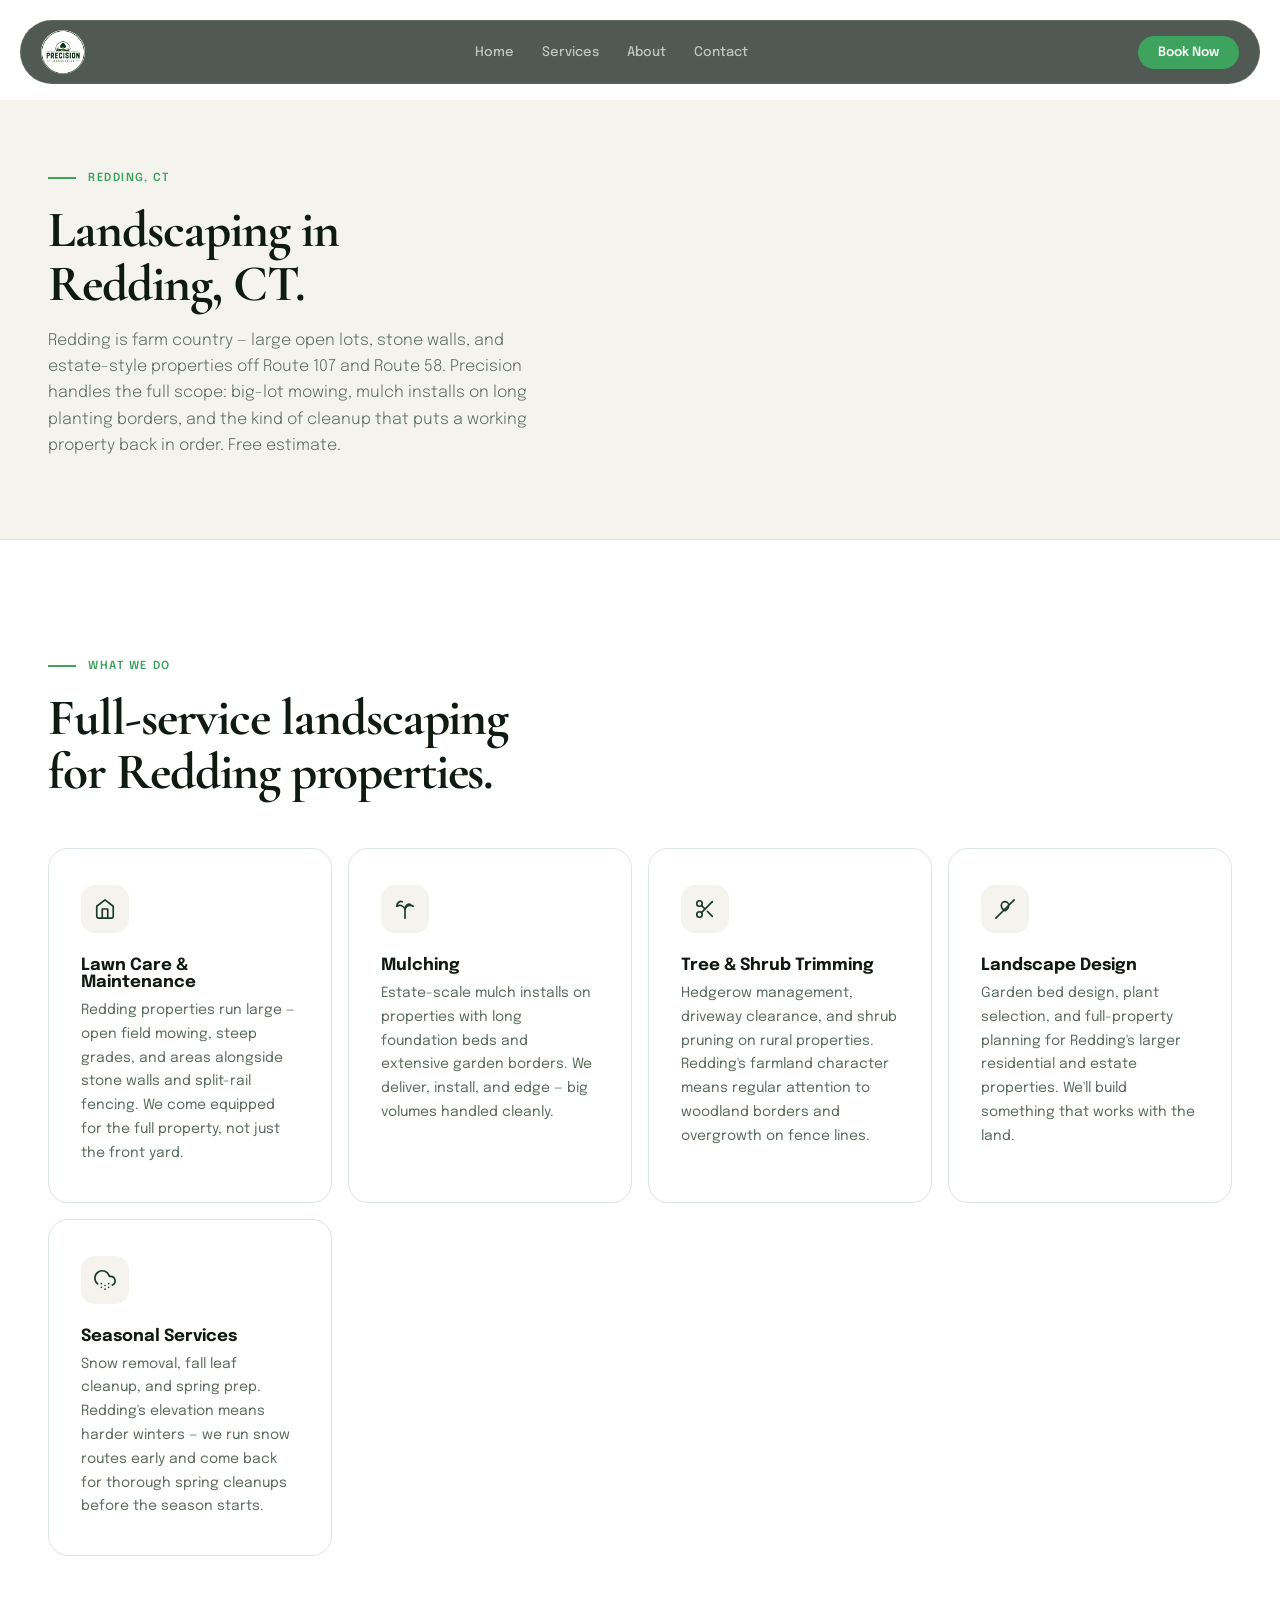
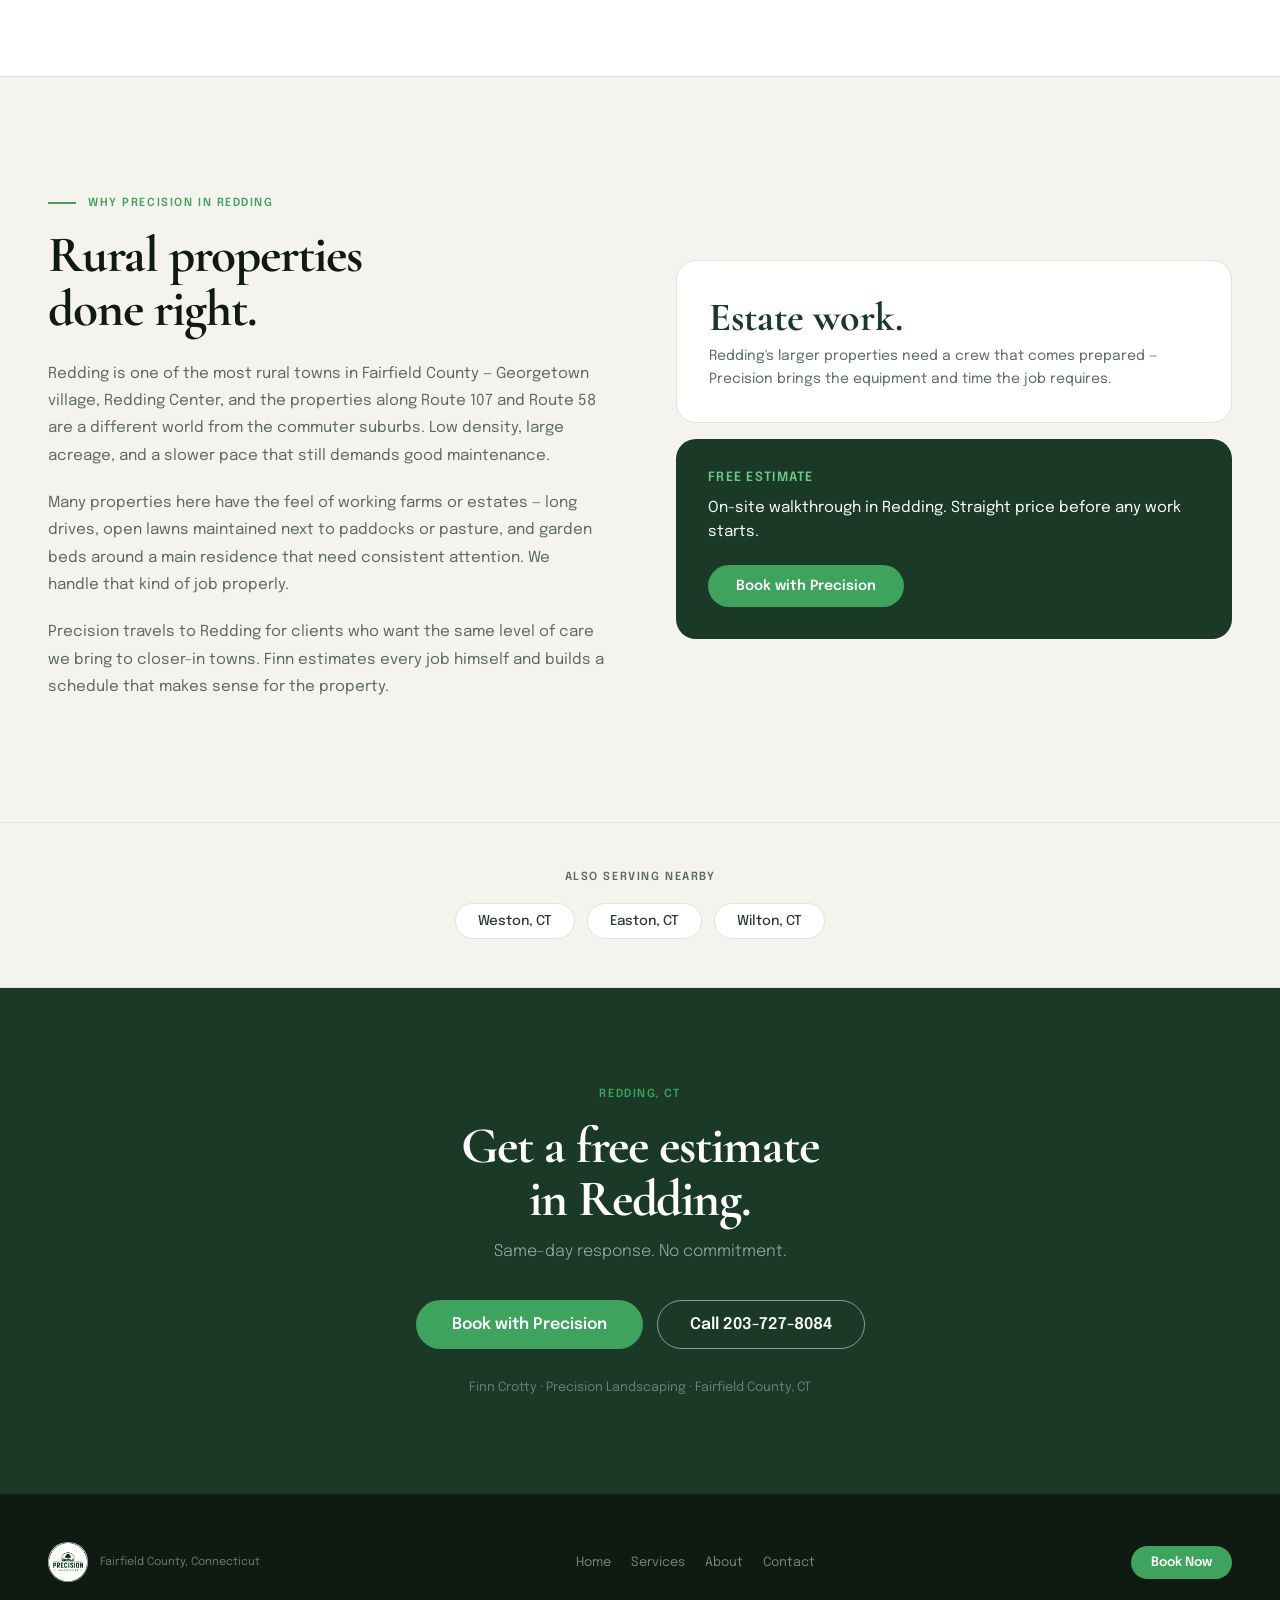
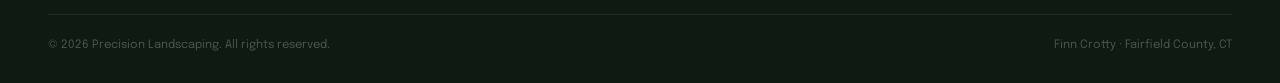
<file: redding-ct-landscaping.html>
<!DOCTYPE html>
<html lang="en">
<head>
  <meta charset="UTF-8" />
  <meta name="viewport" content="width=device-width, initial-scale=1.0" />
  <title>Landscaping in Redding, CT — Precision Landscaping</title>
  <meta name="description" content="Lawn care, mulch, tree trimming, and seasonal services in Redding, CT. Precision Landscaping handles large lots, farmland, and estate properties in Redding. Free estimate — 203-727-8084." />
  <link rel="canonical" href="https://precision-landscaping-ct.vercel.app/redding-ct-landscaping" />
  <link rel="icon" type="image/svg+xml" href="favicon.svg" />
  <link rel="preconnect" href="https://fonts.googleapis.com">
  <link rel="preconnect" href="https://fonts.gstatic.com" crossorigin>
  <link rel="stylesheet" href="https://fonts.googleapis.com/css2?family=Cormorant+Garamond:ital,wght@0,400;0,600;0,700;1,400;1,600;1,700&family=Epilogue:wght@300;400;500;600;700&display=swap">
  <link rel="stylesheet" href="styles.css" />
  <script type="application/ld+json">
  {"@context":"https://schema.org","@type":"LandscapingBusiness","name":"Precision Landscaping","telephone":"203-727-8084","email":"precisionlandscapingct@gmail.com","url":"https://precision-landscaping-ct.vercel.app/redding-ct-landscaping","image":"https://precision-landscaping-ct.vercel.app/assets/logo.jpg","priceRange":"$$","description":"Lawn care, mulch, tree trimming, and seasonal services in Redding, CT.","address":{"@type":"PostalAddress","addressLocality":"Fairfield","addressRegion":"CT","postalCode":"06824","addressCountry":"US"},"geo":{"@type":"GeoCoordinates","latitude":41.1411,"longitude":-73.2637},"areaServed":{"@type":"City","name":"Redding","containedInPlace":{"@type":"County","name":"Fairfield County"}},"founder":{"@type":"Person","name":"Finn Crotty"}}
  </script>
</head>
<body>

<!-- ── NAV ── -->
<header id="site-header" class="scrolled" role="banner">
  <div style="padding:0 20px;display:flex;align-items:center;justify-content:space-between;height:62px;gap:16px;">
    <a href="index.html" aria-label="Precision Landscaping home" style="display:flex;align-items:center;text-decoration:none;flex-shrink:0;">
      <img src="assets/logo.jpg" alt="Precision Landscaping" style="height:44px;width:44px;border-radius:50%;object-fit:cover;" />
    </a>
    <nav aria-label="Main navigation" style="display:flex;align-items:center;gap:28px;flex:1;justify-content:center;" class="desktop-nav">
      <a href="index.html"    style="color:rgba(255,255,255,0.65);text-decoration:none;font-size:0.825rem;font-weight:500;transition:color 0.2s;" onmouseenter="this.style.color='#fff'" onmouseleave="this.style.color='rgba(255,255,255,0.65)'">Home</a>
      <a href="services.html" style="color:rgba(255,255,255,0.65);text-decoration:none;font-size:0.825rem;font-weight:500;transition:color 0.2s;" onmouseenter="this.style.color='#fff'" onmouseleave="this.style.color='rgba(255,255,255,0.65)'">Services</a>
      <a href="about.html"    style="color:rgba(255,255,255,0.65);text-decoration:none;font-size:0.825rem;font-weight:500;transition:color 0.2s;" onmouseenter="this.style.color='#fff'" onmouseleave="this.style.color='rgba(255,255,255,0.65)'">About</a>
      <a href="contact.html"  style="color:rgba(255,255,255,0.65);text-decoration:none;font-size:0.825rem;font-weight:500;transition:color 0.2s;" onmouseenter="this.style.color='#fff'" onmouseleave="this.style.color='rgba(255,255,255,0.65)'">Contact</a>
    </nav>
    <a href="contact.html" class="btn-primary" style="padding:10px 20px;font-size:0.8rem;flex-shrink:0;">Book Now</a>
    <button id="menu-btn" aria-label="Toggle menu" aria-expanded="false" aria-controls="mobile-menu"
      style="display:none;background:none;border:none;cursor:pointer;padding:6px;flex-direction:column;gap:5px;align-items:center;justify-content:center;" class="mobile-menu-btn">
      <span class="bar" style="display:block;width:22px;height:2px;background:white;transition:all 0.2s;transform-origin:center;border-radius:2px;"></span>
      <span class="bar" style="display:block;width:22px;height:2px;background:white;transition:all 0.2s;border-radius:2px;"></span>
      <span class="bar" style="display:block;width:22px;height:2px;background:white;transition:all 0.2s;transform-origin:center;border-radius:2px;"></span>
    </button>
  </div>
  <div id="mobile-menu" hidden style="padding:4px 20px 20px;">
    <nav style="display:flex;flex-direction:column;gap:2px;">
      <a href="index.html"    style="color:rgba(255,255,255,0.8);text-decoration:none;font-size:0.9rem;font-weight:500;padding:12px 0;border-bottom:1px solid rgba(255,255,255,0.08);">Home</a>
      <a href="services.html" style="color:rgba(255,255,255,0.8);text-decoration:none;font-size:0.9rem;font-weight:500;padding:12px 0;border-bottom:1px solid rgba(255,255,255,0.08);">Services</a>
      <a href="about.html"    style="color:rgba(255,255,255,0.8);text-decoration:none;font-size:0.9rem;font-weight:500;padding:12px 0;border-bottom:1px solid rgba(255,255,255,0.08);">About</a>
      <a href="contact.html"  style="color:rgba(255,255,255,0.8);text-decoration:none;font-size:0.9rem;font-weight:500;padding:12px 0;border-bottom:1px solid rgba(255,255,255,0.08);">Contact</a>
      <a href="contact.html"  style="margin-top:12px;" class="btn-primary">Book Now</a>
    </nav>
  </div>
</header>
<style>
  @media (max-width:767px) { .desktop-nav{display:none!important;} .mobile-menu-btn{display:flex!important;} }
</style>

<main style="padding-top:100px;">

<!-- ── PAGE HEADER ── -->
<section style="background:var(--cream);padding:72px 0 80px;">
  <div class="container reveal">
    <div class="eyebrow"><span class="label-sm" style="color:var(--green-accent);">Redding, CT</span></div>
    <h1 class="display-lg" style="color:var(--ink);margin-bottom:16px;">Landscaping in<br/>Redding, CT.</h1>
    <p style="color:var(--muted);font-size:1rem;font-weight:300;max-width:520px;line-height:1.65;">
      Redding is farm country — large open lots, stone walls, and estate-style properties off Route 107 and Route 58. Precision handles the full scope: big-lot mowing, mulch installs on long planting borders, and the kind of cleanup that puts a working property back in order. Free estimate.
    </p>
  </div>
</section>

<hr class="section-rule" />

<!-- ── SERVICES ── -->
<section class="section-pad" style="background:var(--white);">
  <div class="container">
    <div style="margin-bottom:48px;" class="reveal">
      <div class="eyebrow"><span class="label-sm" style="color:var(--green-accent);">What We Do</span></div>
      <h2 class="display-lg" style="color:var(--ink);margin-bottom:12px;">Full-service landscaping<br/>for Redding properties.</h2>
    </div>
    <div style="display:grid;grid-template-columns:repeat(auto-fill,minmax(280px,1fr));gap:16px;">

      <div class="service-card reveal">
        <div class="service-icon" aria-hidden="true">
          <svg width="22" height="22" viewBox="0 0 24 24" fill="none" stroke="currentColor" stroke-width="1.8" stroke-linecap="round" stroke-linejoin="round"><path d="M3 9l9-7 9 7v11a2 2 0 0 1-2 2H5a2 2 0 0 1-2-2z"/><polyline points="9 22 9 12 15 12 15 22"/></svg>
        </div>
        <h3 style="font-size:1.05rem;font-weight:700;color:var(--ink);margin-bottom:8px;">Lawn Care &amp; Maintenance</h3>
        <p style="font-size:0.875rem;color:var(--muted);line-height:1.7;">Redding properties run large — open field mowing, steep grades, and areas alongside stone walls and split-rail fencing. We come equipped for the full property, not just the front yard.</p>
      </div>

      <div class="service-card reveal" style="transition-delay:0.05s;">
        <div class="service-icon" aria-hidden="true">
          <svg width="22" height="22" viewBox="0 0 24 24" fill="none" stroke="currentColor" stroke-width="1.8" stroke-linecap="round" stroke-linejoin="round"><path d="M12 22V12m0 0C10 8 6 7 3 9m9 3c2-4 6-5 9-3"/><path d="M3 9c0-4 3.5-6 6-5m3 8c0-4 3.5-6 6-5"/></svg>
        </div>
        <h3 style="font-size:1.05rem;font-weight:700;color:var(--ink);margin-bottom:8px;">Mulching</h3>
        <p style="font-size:0.875rem;color:var(--muted);line-height:1.7;">Estate-scale mulch installs on properties with long foundation beds and extensive garden borders. We deliver, install, and edge — big volumes handled cleanly.</p>
      </div>

      <div class="service-card reveal" style="transition-delay:0.10s;">
        <div class="service-icon" aria-hidden="true">
          <svg width="22" height="22" viewBox="0 0 24 24" fill="none" stroke="currentColor" stroke-width="1.8" stroke-linecap="round" stroke-linejoin="round"><circle cx="6" cy="6" r="3"/><circle cx="6" cy="18" r="3"/><line x1="20" y1="4" x2="8.12" y2="15.88"/><line x1="14.47" y1="14.48" x2="20" y2="20"/><line x1="8.12" y1="8.12" x2="12" y2="12"/></svg>
        </div>
        <h3 style="font-size:1.05rem;font-weight:700;color:var(--ink);margin-bottom:8px;">Tree &amp; Shrub Trimming</h3>
        <p style="font-size:0.875rem;color:var(--muted);line-height:1.7;">Hedgerow management, driveway clearance, and shrub pruning on rural properties. Redding's farmland character means regular attention to woodland borders and overgrowth on fence lines.</p>
      </div>

      <div class="service-card reveal" style="transition-delay:0.15s;">
        <div class="service-icon" aria-hidden="true">
          <svg width="22" height="22" viewBox="0 0 24 24" fill="none" stroke="currentColor" stroke-width="1.8" stroke-linecap="round" stroke-linejoin="round"><path d="M2 22l10-10"/><path d="M16 8c0 4-4 6-4 6s-4-2-4-6a4 4 0 0 1 8 0z"/><path d="M22 2L12 12"/></svg>
        </div>
        <h3 style="font-size:1.05rem;font-weight:700;color:var(--ink);margin-bottom:8px;">Landscape Design</h3>
        <p style="font-size:0.875rem;color:var(--muted);line-height:1.7;">Garden bed design, plant selection, and full-property planning for Redding's larger residential and estate properties. We'll build something that works with the land.</p>
      </div>

      <div class="service-card reveal" style="transition-delay:0.20s;">
        <div class="service-icon" aria-hidden="true">
          <svg width="22" height="22" viewBox="0 0 24 24" fill="none" stroke="currentColor" stroke-width="1.8" stroke-linecap="round" stroke-linejoin="round"><path d="M20 17.58A5 5 0 0 0 18 8h-1.26A8 8 0 1 0 4 16.25"/><line x1="8" y1="16" x2="8.01" y2="16"/><line x1="8" y1="20" x2="8.01" y2="20"/><line x1="12" y1="18" x2="12.01" y2="18"/><line x1="12" y1="22" x2="12.01" y2="22"/><line x1="16" y1="16" x2="16.01" y2="16"/><line x1="16" y1="20" x2="16.01" y2="20"/></svg>
        </div>
        <h3 style="font-size:1.05rem;font-weight:700;color:var(--ink);margin-bottom:8px;">Seasonal Services</h3>
        <p style="font-size:0.875rem;color:var(--muted);line-height:1.7;">Snow removal, fall leaf cleanup, and spring prep. Redding's elevation means harder winters — we run snow routes early and come back for thorough spring cleanups before the season starts.</p>
      </div>

    </div>
  </div>
</section>

<hr class="section-rule" />

<!-- ── LOCAL CONTEXT ── -->
<section class="section-pad" style="background:var(--cream);">
  <div class="container">
    <div style="display:grid;grid-template-columns:1fr 1fr;gap:72px;align-items:center;" class="reveal">
      <div>
        <div class="eyebrow"><span class="label-sm" style="color:var(--green-accent);">Why Precision in Redding</span></div>
        <h2 class="display-lg" style="color:var(--ink);margin-bottom:24px;">Rural properties<br/>done right.</h2>
        <p style="color:var(--muted);font-size:0.95rem;line-height:1.8;margin-bottom:20px;">
          Redding is one of the most rural towns in Fairfield County — Georgetown village, Redding Center, and the properties along Route 107 and Route 58 are a different world from the commuter suburbs. Low density, large acreage, and a slower pace that still demands good maintenance.
        </p>
        <p style="color:var(--muted);font-size:0.95rem;line-height:1.8;margin-bottom:20px;">
          Many properties here have the feel of working farms or estates — long drives, open lawns maintained next to paddocks or pasture, and garden beds around a main residence that need consistent attention. We handle that kind of job properly.
        </p>
        <p style="color:var(--muted);font-size:0.95rem;line-height:1.8;">
          Precision travels to Redding for clients who want the same level of care we bring to closer-in towns. Finn estimates every job himself and builds a schedule that makes sense for the property.
        </p>
      </div>
      <div style="display:flex;flex-direction:column;gap:16px;">
        <div style="background:var(--white);border:1px solid var(--border);border-radius:20px;padding:32px;">
          <p style="font-size:2.5rem;font-family:'Cormorant Garamond',serif;font-weight:700;color:var(--green);margin-bottom:4px;">Estate work.</p>
          <p style="color:var(--muted);font-size:0.875rem;line-height:1.6;">Redding's larger properties need a crew that comes prepared — Precision brings the equipment and time the job requires.</p>
        </div>
        <div style="background:var(--green);border-radius:20px;padding:32px;">
          <p style="font-size:0.8rem;font-weight:600;color:var(--green-light);letter-spacing:0.1em;text-transform:uppercase;margin-bottom:12px;">Free Estimate</p>
          <p style="color:white;font-size:0.95rem;line-height:1.6;margin-bottom:20px;">On-site walkthrough in Redding. Straight price before any work starts.</p>
          <a href="contact.html" class="btn-primary">Book with Precision</a>
        </div>
      </div>
    </div>
  </div>
</section>

<hr class="section-rule" />

<!-- ── NEARBY TOWNS ── -->
<section style="background:var(--cream);padding:48px 0;">
  <div class="container" style="text-align:center;">
    <p class="label-sm" style="color:var(--muted);margin-bottom:20px;">Also serving nearby</p>
    <div style="display:flex;flex-wrap:wrap;gap:12px;justify-content:center;">
      <a href="weston-ct-landscaping" style="display:inline-block;padding:10px 22px;border:1px solid var(--border);border-radius:100px;font-size:0.85rem;font-weight:500;color:var(--ink-mid);text-decoration:none;background:white;" onmouseenter="this.style.borderColor='var(--green-accent)'" onmouseleave="this.style.borderColor='var(--border)'">Weston, CT</a>
      <a href="easton-ct-landscaping" style="display:inline-block;padding:10px 22px;border:1px solid var(--border);border-radius:100px;font-size:0.85rem;font-weight:500;color:var(--ink-mid);text-decoration:none;background:white;" onmouseenter="this.style.borderColor='var(--green-accent)'" onmouseleave="this.style.borderColor='var(--border)'">Easton, CT</a>
      <a href="wilton-ct-landscaping" style="display:inline-block;padding:10px 22px;border:1px solid var(--border);border-radius:100px;font-size:0.85rem;font-weight:500;color:var(--ink-mid);text-decoration:none;background:white;" onmouseenter="this.style.borderColor='var(--green-accent)'" onmouseleave="this.style.borderColor='var(--border)'">Wilton, CT</a>
    </div>
  </div>
</section>

<hr class="section-rule" />

<!-- ── CTA ── -->
<section aria-label="Book Precision" style="background:var(--green);padding:100px 0;">
  <div class="container" style="text-align:center;">
    <div class="reveal">
      <p class="label-sm" style="color:var(--green-accent);margin-bottom:20px;">Redding, CT</p>
      <h2 class="display-lg" style="color:white;margin-bottom:16px;">Get a free estimate<br/>in Redding.</h2>
      <p style="color:rgba(255,255,255,0.6);font-size:1rem;margin-bottom:40px;font-weight:300;">Same-day response. No commitment.</p>
      <div style="display:flex;flex-wrap:wrap;gap:14px;justify-content:center;align-items:center;margin-bottom:32px;">
        <a href="contact.html" class="btn-primary" style="padding:16px 36px;font-size:1rem;">Book with Precision</a>
        <a href="tel:2037278084" class="btn-outline" style="padding:15px 32px;font-size:1rem;">Call 203-727-8084</a>
      </div>
      <p style="color:rgba(255,255,255,0.35);font-size:0.8rem;">Finn Crotty · Precision Landscaping · Fairfield County, CT</p>
    </div>
  </div>
</section>

</main>

<!-- ── FOOTER ── -->
<footer style="background:var(--ink);color:white;padding:48px 0 32px;" role="contentinfo">
  <div class="container">
    <div style="display:flex;flex-wrap:wrap;justify-content:space-between;align-items:center;gap:28px;padding-bottom:32px;border-bottom:1px solid rgba(255,255,255,0.08);">
      <a href="index.html" style="display:flex;align-items:center;gap:12px;text-decoration:none;color:white;">
        <img src="assets/logo.jpg" alt="Precision Landscaping" style="height:40px;width:40px;border-radius:50%;object-fit:cover;" />
        <p style="font-size:0.7rem;color:rgba(255,255,255,0.4);">Fairfield County, Connecticut</p>
      </a>
      <nav style="display:flex;flex-wrap:wrap;gap:20px;" aria-label="Footer navigation">
        <a href="index.html"    style="color:rgba(255,255,255,0.45);text-decoration:none;font-size:0.8rem;" onmouseenter="this.style.color='#fff'" onmouseleave="this.style.color='rgba(255,255,255,0.45)'">Home</a>
        <a href="services.html" style="color:rgba(255,255,255,0.45);text-decoration:none;font-size:0.8rem;" onmouseenter="this.style.color='#fff'" onmouseleave="this.style.color='rgba(255,255,255,0.45)'">Services</a>
        <a href="about.html"    style="color:rgba(255,255,255,0.45);text-decoration:none;font-size:0.8rem;" onmouseenter="this.style.color='#fff'" onmouseleave="this.style.color='rgba(255,255,255,0.45)'">About</a>
        <a href="contact.html"  style="color:rgba(255,255,255,0.45);text-decoration:none;font-size:0.8rem;" onmouseenter="this.style.color='#fff'" onmouseleave="this.style.color='rgba(255,255,255,0.45)'">Contact</a>
      </nav>
      <a href="contact.html" class="btn-primary" style="padding:10px 20px;font-size:0.8rem;">Book Now</a>
    </div>
    <div style="display:flex;flex-wrap:wrap;justify-content:space-between;gap:12px;padding-top:24px;">
      <p style="font-size:0.72rem;color:rgba(255,255,255,0.25);">&copy; <span id="yr"></span> Precision Landscaping. All rights reserved.</p>
      <p style="font-size:0.72rem;color:rgba(255,255,255,0.25);">Finn Crotty · Fairfield County, CT</p>
    </div>
  </div>
</footer>
<script>
document.getElementById('yr').textContent = new Date().getFullYear();
const hdr=document.getElementById('site-header');
window.addEventListener('scroll',()=>hdr.classList.toggle('scrolled',window.scrollY>50),{passive:true});
const menuBtn=document.getElementById('menu-btn'),mobileMenu=document.getElementById('mobile-menu'),bars=menuBtn.querySelectorAll('.bar');let open=false;
menuBtn.addEventListener('click',()=>{open=!open;mobileMenu.hidden=!open;menuBtn.setAttribute('aria-expanded',String(open));hdr.classList.toggle('menu-open',open);if(open){bars[0].style.transform='translateY(7px) rotate(45deg)';bars[1].style.opacity='0';bars[2].style.transform='translateY(-7px) rotate(-45deg)';}else{bars[0].style.transform='';bars[1].style.opacity='1';bars[2].style.transform='';}});
const io=new IntersectionObserver(e=>e.forEach(x=>{if(x.isIntersecting){x.target.classList.add('in');io.unobserve(x.target);}}),{threshold:0.1});
document.querySelectorAll('.reveal').forEach(el=>io.observe(el));
</script>
</body>
</html>
</file>
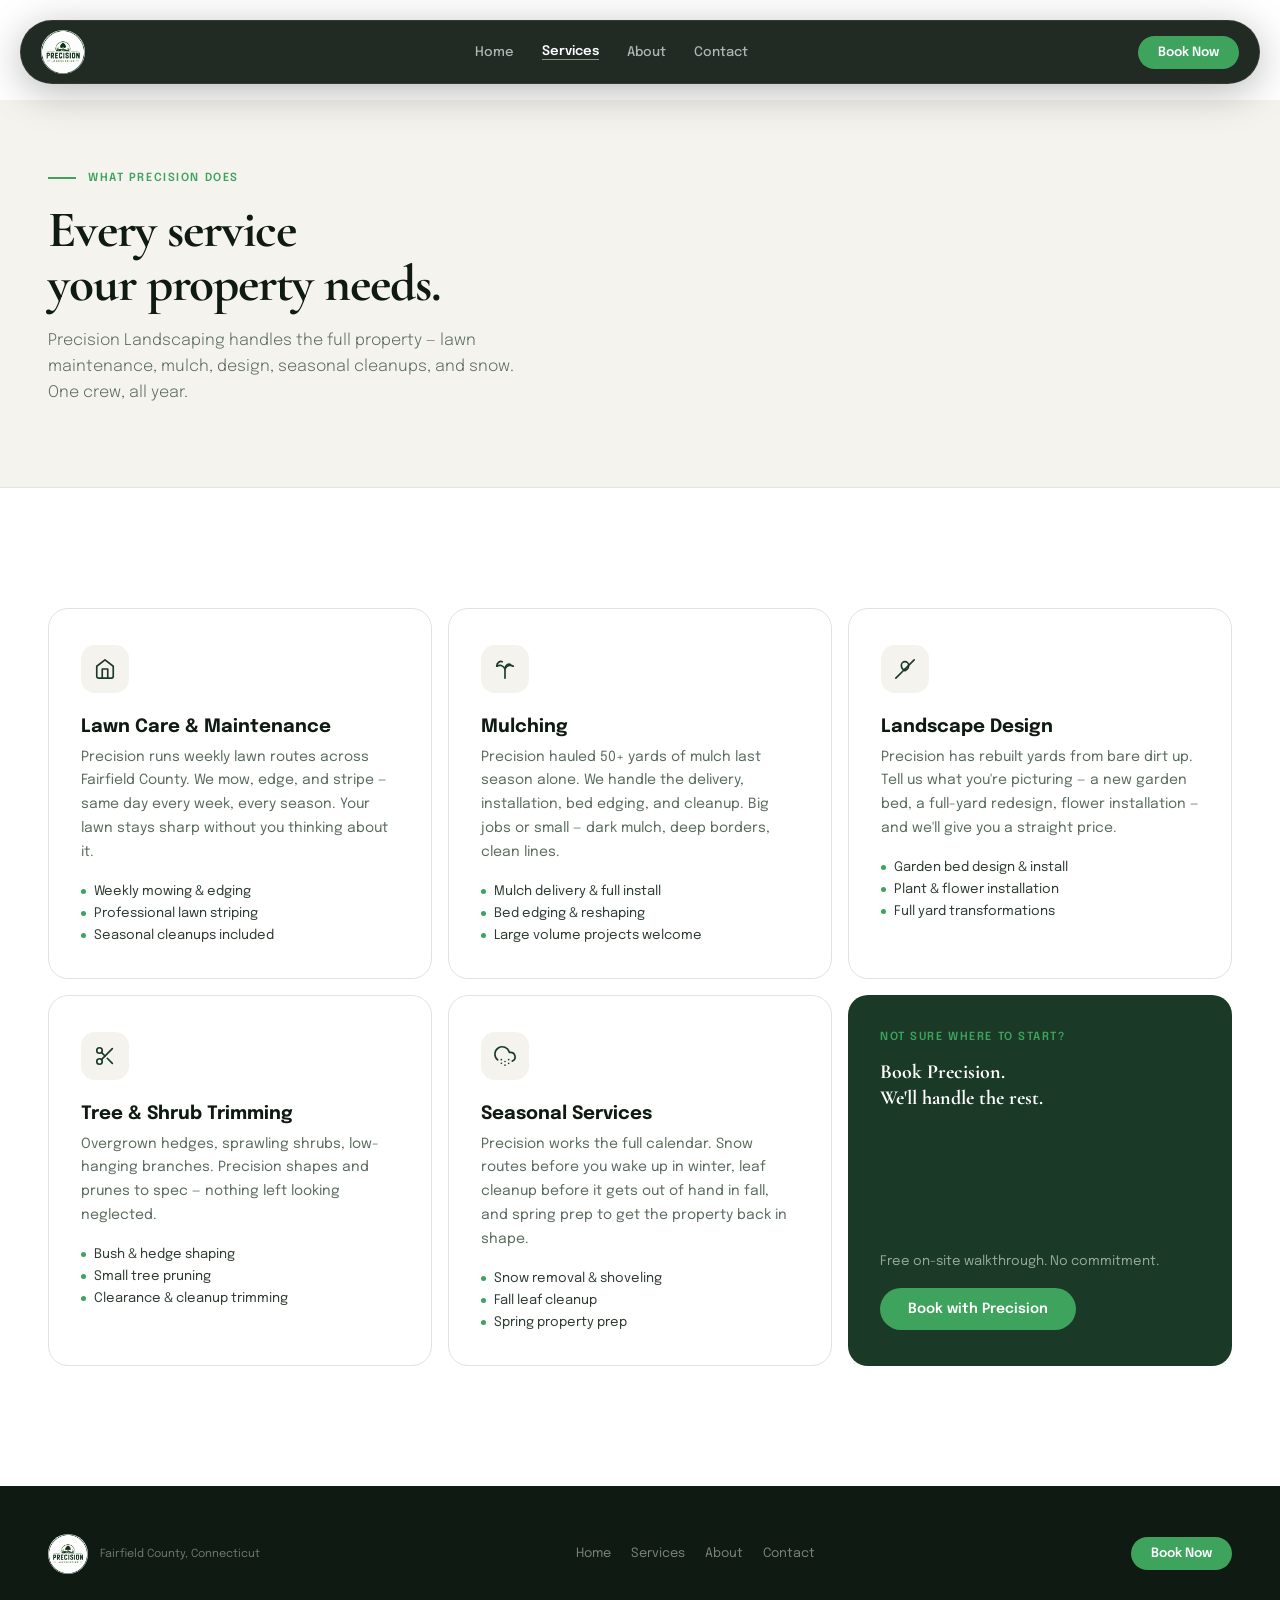
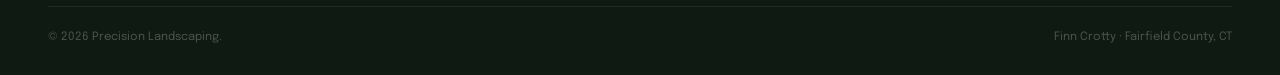
<file: services.html>
<!DOCTYPE html>
<html lang="en">
<head>
  <meta charset="UTF-8" />
  <meta name="viewport" content="width=device-width, initial-scale=1.0" />
  <title>Services — Precision Landscaping · Fairfield County, CT</title>
  <meta name="description" content="Lawn care, mulch installation, landscape design, tree trimming, and seasonal snow removal. Precision Landscaping serves Fairfield County, CT. Free estimates — 203-727-8084." />
  <link rel="canonical" href="https://precision-landscaping-ct.vercel.app/services" />
  <link rel="icon" type="image/svg+xml" href="favicon.svg" />
  <link rel="preconnect" href="https://fonts.googleapis.com">
  <link rel="preconnect" href="https://fonts.gstatic.com" crossorigin>
  <link rel="stylesheet" href="https://fonts.googleapis.com/css2?family=Cormorant+Garamond:ital,wght@0,400;0,600;0,700;1,400;1,600;1,700&family=Epilogue:wght@300;400;500;600;700&display=swap">
  <link rel="stylesheet" href="styles.css" />
</head>
<body>

<!-- ── NAV ── -->
<header id="site-header" class="scrolled" role="banner">
  <div style="padding:0 20px;display:flex;align-items:center;justify-content:space-between;height:62px;gap:16px;">
    <a href="index.html" aria-label="Precision Landscaping home" style="display:flex;align-items:center;text-decoration:none;flex-shrink:0;">
      <img src="assets/logo.jpg" alt="Precision Landscaping" style="height:44px;width:44px;border-radius:50%;object-fit:cover;" />
    </a>
    <nav aria-label="Main navigation" style="display:flex;align-items:center;gap:28px;flex:1;justify-content:center;" class="desktop-nav">
      <a href="index.html"    style="color:rgba(255,255,255,0.65);text-decoration:none;font-size:0.825rem;font-weight:500;transition:color 0.2s;" onmouseenter="this.style.color='#fff'" onmouseleave="this.style.color='rgba(255,255,255,0.65)'">Home</a>
      <a href="services.html" style="color:white;text-decoration:none;font-size:0.825rem;font-weight:600;border-bottom:1.5px solid rgba(255,255,255,0.5);padding-bottom:1px;">Services</a>
      <a href="about.html"    style="color:rgba(255,255,255,0.65);text-decoration:none;font-size:0.825rem;font-weight:500;transition:color 0.2s;" onmouseenter="this.style.color='#fff'" onmouseleave="this.style.color='rgba(255,255,255,0.65)'">About</a>
      <a href="contact.html"  style="color:rgba(255,255,255,0.65);text-decoration:none;font-size:0.825rem;font-weight:500;transition:color 0.2s;" onmouseenter="this.style.color='#fff'" onmouseleave="this.style.color='rgba(255,255,255,0.65)'">Contact</a>
    </nav>
    <a href="contact.html" class="btn-primary" style="padding:10px 20px;font-size:0.8rem;flex-shrink:0;">Book Now</a>
    <button id="menu-btn" aria-label="Toggle menu" aria-expanded="false" aria-controls="mobile-menu"
      style="display:none;background:none;border:none;cursor:pointer;padding:6px;flex-direction:column;gap:5px;align-items:center;justify-content:center;" class="mobile-menu-btn">
      <span class="bar" style="display:block;width:22px;height:2px;background:white;transition:all 0.2s;transform-origin:center;border-radius:2px;"></span>
      <span class="bar" style="display:block;width:22px;height:2px;background:white;transition:all 0.2s;border-radius:2px;"></span>
      <span class="bar" style="display:block;width:22px;height:2px;background:white;transition:all 0.2s;transform-origin:center;border-radius:2px;"></span>
    </button>
  </div>
  <div id="mobile-menu" hidden style="padding:4px 20px 20px;">
    <nav style="display:flex;flex-direction:column;gap:2px;">
      <a href="index.html"    style="color:rgba(255,255,255,0.8);text-decoration:none;font-size:0.9rem;font-weight:500;padding:12px 0;border-bottom:1px solid rgba(255,255,255,0.08);">Home</a>
      <a href="services.html" style="color:white;text-decoration:none;font-size:0.9rem;font-weight:600;padding:12px 0;border-bottom:1px solid rgba(255,255,255,0.08);">Services</a>
      <a href="about.html"    style="color:rgba(255,255,255,0.8);text-decoration:none;font-size:0.9rem;font-weight:500;padding:12px 0;border-bottom:1px solid rgba(255,255,255,0.08);">About</a>
      <a href="contact.html"  style="color:rgba(255,255,255,0.8);text-decoration:none;font-size:0.9rem;font-weight:500;padding:12px 0;border-bottom:1px solid rgba(255,255,255,0.08);">Contact</a>
      <a href="contact.html"  style="margin-top:12px;" class="btn-primary">Book Now</a>
    </nav>
  </div>
</header>
<style>
  @media (max-width:767px) { .desktop-nav{display:none!important;} .mobile-menu-btn{display:flex!important;} }
</style>

<main style="padding-top:100px;">

<!-- ── PAGE HEADER ── -->
<section style="background:var(--cream);padding:72px 0 80px;">
  <div class="container reveal">
    <div class="eyebrow"><span class="label-sm" style="color:var(--green-accent);">What Precision Does</span></div>
    <h1 class="display-lg" style="color:var(--ink);margin-bottom:16px;">Every service<br/>your property needs.</h1>
    <p style="color:var(--muted);font-size:1rem;font-weight:300;max-width:480px;line-height:1.65;">
      Precision Landscaping handles the full property — lawn maintenance, mulch, design, seasonal cleanups, and snow. One crew, all year.
    </p>
  </div>
</section>

<hr class="section-rule" />

<!-- ── SERVICES ── -->
<section class="section-pad" style="background:var(--white);">
  <div class="container">
    <div style="display:grid;grid-template-columns:repeat(auto-fill,minmax(300px,1fr));gap:16px;">

      <!-- Lawn Care -->
      <div class="service-card reveal">
        <div class="service-icon" aria-hidden="true">
          <svg width="22" height="22" viewBox="0 0 24 24" fill="none" stroke="currentColor" stroke-width="1.8" stroke-linecap="round" stroke-linejoin="round"><path d="M3 9l9-7 9 7v11a2 2 0 0 1-2 2H5a2 2 0 0 1-2-2z"/><polyline points="9 22 9 12 15 12 15 22"/></svg>
        </div>
        <h2 style="font-size:1.15rem;font-weight:700;color:var(--ink);margin-bottom:10px;">Lawn Care &amp; Maintenance</h2>
        <p style="font-size:0.875rem;color:var(--muted);line-height:1.7;margin-bottom:20px;">
          Precision runs weekly lawn routes across Fairfield County. We mow, edge, and stripe — same day every week, every season. Your lawn stays sharp without you thinking about it.
        </p>
        <ul style="list-style:none;display:flex;flex-direction:column;gap:9px;">
          <li style="font-size:0.825rem;color:var(--ink-mid);display:flex;align-items:center;gap:8px;"><span style="width:5px;height:5px;background:var(--green-accent);border-radius:50%;flex-shrink:0;"></span>Weekly mowing &amp; edging</li>
          <li style="font-size:0.825rem;color:var(--ink-mid);display:flex;align-items:center;gap:8px;"><span style="width:5px;height:5px;background:var(--green-accent);border-radius:50%;flex-shrink:0;"></span>Professional lawn striping</li>
          <li style="font-size:0.825rem;color:var(--ink-mid);display:flex;align-items:center;gap:8px;"><span style="width:5px;height:5px;background:var(--green-accent);border-radius:50%;flex-shrink:0;"></span>Seasonal cleanups included</li>
        </ul>
      </div>

      <!-- Mulching -->
      <div class="service-card reveal" style="transition-delay:0.06s;">
        <div class="service-icon" aria-hidden="true">
          <svg width="22" height="22" viewBox="0 0 24 24" fill="none" stroke="currentColor" stroke-width="1.8" stroke-linecap="round" stroke-linejoin="round"><path d="M12 22V12m0 0C10 8 6 7 3 9m9 3c2-4 6-5 9-3"/><path d="M3 9c0-4 3.5-6 6-5m3 8c0-4 3.5-6 6-5"/></svg>
        </div>
        <h2 style="font-size:1.15rem;font-weight:700;color:var(--ink);margin-bottom:10px;">Mulching</h2>
        <p style="font-size:0.875rem;color:var(--muted);line-height:1.7;margin-bottom:20px;">
          Precision hauled 50+ yards of mulch last season alone. We handle the delivery, installation, bed edging, and cleanup. Big jobs or small — dark mulch, deep borders, clean lines.
        </p>
        <ul style="list-style:none;display:flex;flex-direction:column;gap:9px;">
          <li style="font-size:0.825rem;color:var(--ink-mid);display:flex;align-items:center;gap:8px;"><span style="width:5px;height:5px;background:var(--green-accent);border-radius:50%;flex-shrink:0;"></span>Mulch delivery &amp; full install</li>
          <li style="font-size:0.825rem;color:var(--ink-mid);display:flex;align-items:center;gap:8px;"><span style="width:5px;height:5px;background:var(--green-accent);border-radius:50%;flex-shrink:0;"></span>Bed edging &amp; reshaping</li>
          <li style="font-size:0.825rem;color:var(--ink-mid);display:flex;align-items:center;gap:8px;"><span style="width:5px;height:5px;background:var(--green-accent);border-radius:50%;flex-shrink:0;"></span>Large volume projects welcome</li>
        </ul>
      </div>

      <!-- Landscape Design -->
      <div class="service-card reveal" style="transition-delay:0.12s;">
        <div class="service-icon" aria-hidden="true">
          <svg width="22" height="22" viewBox="0 0 24 24" fill="none" stroke="currentColor" stroke-width="1.8" stroke-linecap="round" stroke-linejoin="round"><path d="M2 22l10-10"/><path d="M16 8c0 4-4 6-4 6s-4-2-4-6a4 4 0 0 1 8 0z"/><path d="M22 2L12 12"/></svg>
        </div>
        <h2 style="font-size:1.15rem;font-weight:700;color:var(--ink);margin-bottom:10px;">Landscape Design</h2>
        <p style="font-size:0.875rem;color:var(--muted);line-height:1.7;margin-bottom:20px;">
          Precision has rebuilt yards from bare dirt up. Tell us what you're picturing — a new garden bed, a full-yard redesign, flower installation — and we'll give you a straight price.
        </p>
        <ul style="list-style:none;display:flex;flex-direction:column;gap:9px;">
          <li style="font-size:0.825rem;color:var(--ink-mid);display:flex;align-items:center;gap:8px;"><span style="width:5px;height:5px;background:var(--green-accent);border-radius:50%;flex-shrink:0;"></span>Garden bed design &amp; install</li>
          <li style="font-size:0.825rem;color:var(--ink-mid);display:flex;align-items:center;gap:8px;"><span style="width:5px;height:5px;background:var(--green-accent);border-radius:50%;flex-shrink:0;"></span>Plant &amp; flower installation</li>
          <li style="font-size:0.825rem;color:var(--ink-mid);display:flex;align-items:center;gap:8px;"><span style="width:5px;height:5px;background:var(--green-accent);border-radius:50%;flex-shrink:0;"></span>Full yard transformations</li>
        </ul>
      </div>

      <!-- Tree & Shrub -->
      <div class="service-card reveal" style="transition-delay:0.18s;">
        <div class="service-icon" aria-hidden="true">
          <svg width="22" height="22" viewBox="0 0 24 24" fill="none" stroke="currentColor" stroke-width="1.8" stroke-linecap="round" stroke-linejoin="round"><circle cx="6" cy="6" r="3"/><circle cx="6" cy="18" r="3"/><line x1="20" y1="4" x2="8.12" y2="15.88"/><line x1="14.47" y1="14.48" x2="20" y2="20"/><line x1="8.12" y1="8.12" x2="12" y2="12"/></svg>
        </div>
        <h2 style="font-size:1.15rem;font-weight:700;color:var(--ink);margin-bottom:10px;">Tree &amp; Shrub Trimming</h2>
        <p style="font-size:0.875rem;color:var(--muted);line-height:1.7;margin-bottom:20px;">
          Overgrown hedges, sprawling shrubs, low-hanging branches. Precision shapes and prunes to spec — nothing left looking neglected.
        </p>
        <ul style="list-style:none;display:flex;flex-direction:column;gap:9px;">
          <li style="font-size:0.825rem;color:var(--ink-mid);display:flex;align-items:center;gap:8px;"><span style="width:5px;height:5px;background:var(--green-accent);border-radius:50%;flex-shrink:0;"></span>Bush &amp; hedge shaping</li>
          <li style="font-size:0.825rem;color:var(--ink-mid);display:flex;align-items:center;gap:8px;"><span style="width:5px;height:5px;background:var(--green-accent);border-radius:50%;flex-shrink:0;"></span>Small tree pruning</li>
          <li style="font-size:0.825rem;color:var(--ink-mid);display:flex;align-items:center;gap:8px;"><span style="width:5px;height:5px;background:var(--green-accent);border-radius:50%;flex-shrink:0;"></span>Clearance &amp; cleanup trimming</li>
        </ul>
      </div>

      <!-- Seasonal -->
      <div class="service-card reveal" style="transition-delay:0.24s;">
        <div class="service-icon" aria-hidden="true">
          <svg width="22" height="22" viewBox="0 0 24 24" fill="none" stroke="currentColor" stroke-width="1.8" stroke-linecap="round" stroke-linejoin="round"><path d="M20 17.58A5 5 0 0 0 18 8h-1.26A8 8 0 1 0 4 16.25"/><line x1="8" y1="16" x2="8.01" y2="16"/><line x1="8" y1="20" x2="8.01" y2="20"/><line x1="12" y1="18" x2="12.01" y2="18"/><line x1="12" y1="22" x2="12.01" y2="22"/><line x1="16" y1="16" x2="16.01" y2="16"/><line x1="16" y1="20" x2="16.01" y2="20"/></svg>
        </div>
        <h2 style="font-size:1.15rem;font-weight:700;color:var(--ink);margin-bottom:10px;">Seasonal Services</h2>
        <p style="font-size:0.875rem;color:var(--muted);line-height:1.7;margin-bottom:20px;">
          Precision works the full calendar. Snow routes before you wake up in winter, leaf cleanup before it gets out of hand in fall, and spring prep to get the property back in shape.
        </p>
        <ul style="list-style:none;display:flex;flex-direction:column;gap:9px;">
          <li style="font-size:0.825rem;color:var(--ink-mid);display:flex;align-items:center;gap:8px;"><span style="width:5px;height:5px;background:var(--green-accent);border-radius:50%;flex-shrink:0;"></span>Snow removal &amp; shoveling</li>
          <li style="font-size:0.825rem;color:var(--ink-mid);display:flex;align-items:center;gap:8px;"><span style="width:5px;height:5px;background:var(--green-accent);border-radius:50%;flex-shrink:0;"></span>Fall leaf cleanup</li>
          <li style="font-size:0.825rem;color:var(--ink-mid);display:flex;align-items:center;gap:8px;"><span style="width:5px;height:5px;background:var(--green-accent);border-radius:50%;flex-shrink:0;"></span>Spring property prep</li>
        </ul>
      </div>

      <!-- CTA tile -->
      <div class="reveal" style="transition-delay:0.30s;background:var(--green);border-radius:20px;padding:36px 32px;display:flex;flex-direction:column;justify-content:space-between;min-height:260px;">
        <div>
          <p class="label-sm" style="color:var(--green-accent);margin-bottom:16px;">Not sure where to start?</p>
          <h3 style="font-size:1.25rem;font-weight:700;color:white;line-height:1.3;font-family:'Cormorant Garamond',serif;">Book Precision.<br/>We'll handle the rest.</h3>
        </div>
        <div style="margin-top:28px;">
          <p style="color:rgba(255,255,255,0.55);font-size:0.825rem;margin-bottom:20px;">Free on-site walkthrough. No commitment.</p>
          <a href="contact.html" class="btn-primary" style="display:inline-flex;">Book with Precision</a>
        </div>
      </div>

    </div>
  </div>
</section>

</main>

<!-- ── FOOTER ── -->
<footer style="background:var(--ink);color:white;padding:48px 0 32px;" role="contentinfo">
  <div class="container">
    <div style="display:flex;flex-wrap:wrap;justify-content:space-between;align-items:center;gap:28px;padding-bottom:32px;border-bottom:1px solid rgba(255,255,255,0.08);">
      <a href="index.html" style="display:flex;align-items:center;gap:12px;text-decoration:none;color:white;">
        <img src="assets/logo.jpg" alt="Precision Landscaping" style="height:40px;width:40px;border-radius:50%;object-fit:cover;" />
        <p style="font-size:0.7rem;color:rgba(255,255,255,0.4);">Fairfield County, Connecticut</p>
      </a>
      <nav style="display:flex;flex-wrap:wrap;gap:20px;" aria-label="Footer navigation">
        <a href="index.html"    style="color:rgba(255,255,255,0.45);text-decoration:none;font-size:0.8rem;" onmouseenter="this.style.color='#fff'" onmouseleave="this.style.color='rgba(255,255,255,0.45)'">Home</a>
        <a href="services.html" style="color:rgba(255,255,255,0.45);text-decoration:none;font-size:0.8rem;" onmouseenter="this.style.color='#fff'" onmouseleave="this.style.color='rgba(255,255,255,0.45)'">Services</a>
        <a href="about.html"    style="color:rgba(255,255,255,0.45);text-decoration:none;font-size:0.8rem;" onmouseenter="this.style.color='#fff'" onmouseleave="this.style.color='rgba(255,255,255,0.45)'">About</a>
        <a href="contact.html"  style="color:rgba(255,255,255,0.45);text-decoration:none;font-size:0.8rem;" onmouseenter="this.style.color='#fff'" onmouseleave="this.style.color='rgba(255,255,255,0.45)'">Contact</a>
      </nav>
      <a href="contact.html" class="btn-primary" style="padding:10px 20px;font-size:0.8rem;">Book Now</a>
    </div>
    <div style="display:flex;flex-wrap:wrap;justify-content:space-between;gap:12px;padding-top:24px;">
      <p style="font-size:0.72rem;color:rgba(255,255,255,0.25);">&copy; <span id="yr"></span> Precision Landscaping.</p>
      <p style="font-size:0.72rem;color:rgba(255,255,255,0.25);">Finn Crotty · Fairfield County, CT</p>
    </div>
  </div>
</footer>
<script>
document.getElementById('yr').textContent = new Date().getFullYear();
const menuBtn=document.getElementById('menu-btn'),mobileMenu=document.getElementById('mobile-menu'),bars=menuBtn.querySelectorAll('.bar');let open=false;
menuBtn.addEventListener('click',()=>{open=!open;mobileMenu.hidden=!open;menuBtn.setAttribute('aria-expanded',String(open));if(open){bars[0].style.transform='translateY(7px) rotate(45deg)';bars[1].style.opacity='0';bars[2].style.transform='translateY(-7px) rotate(-45deg)';}else{bars[0].style.transform='';bars[1].style.opacity='1';bars[2].style.transform='';}});
const io=new IntersectionObserver(e=>e.forEach(x=>{if(x.isIntersecting){x.target.classList.add('in');io.unobserve(x.target);}}),{threshold:0.1});
document.querySelectorAll('.reveal').forEach(el=>io.observe(el));
</script>
</body>
</html>
</file>
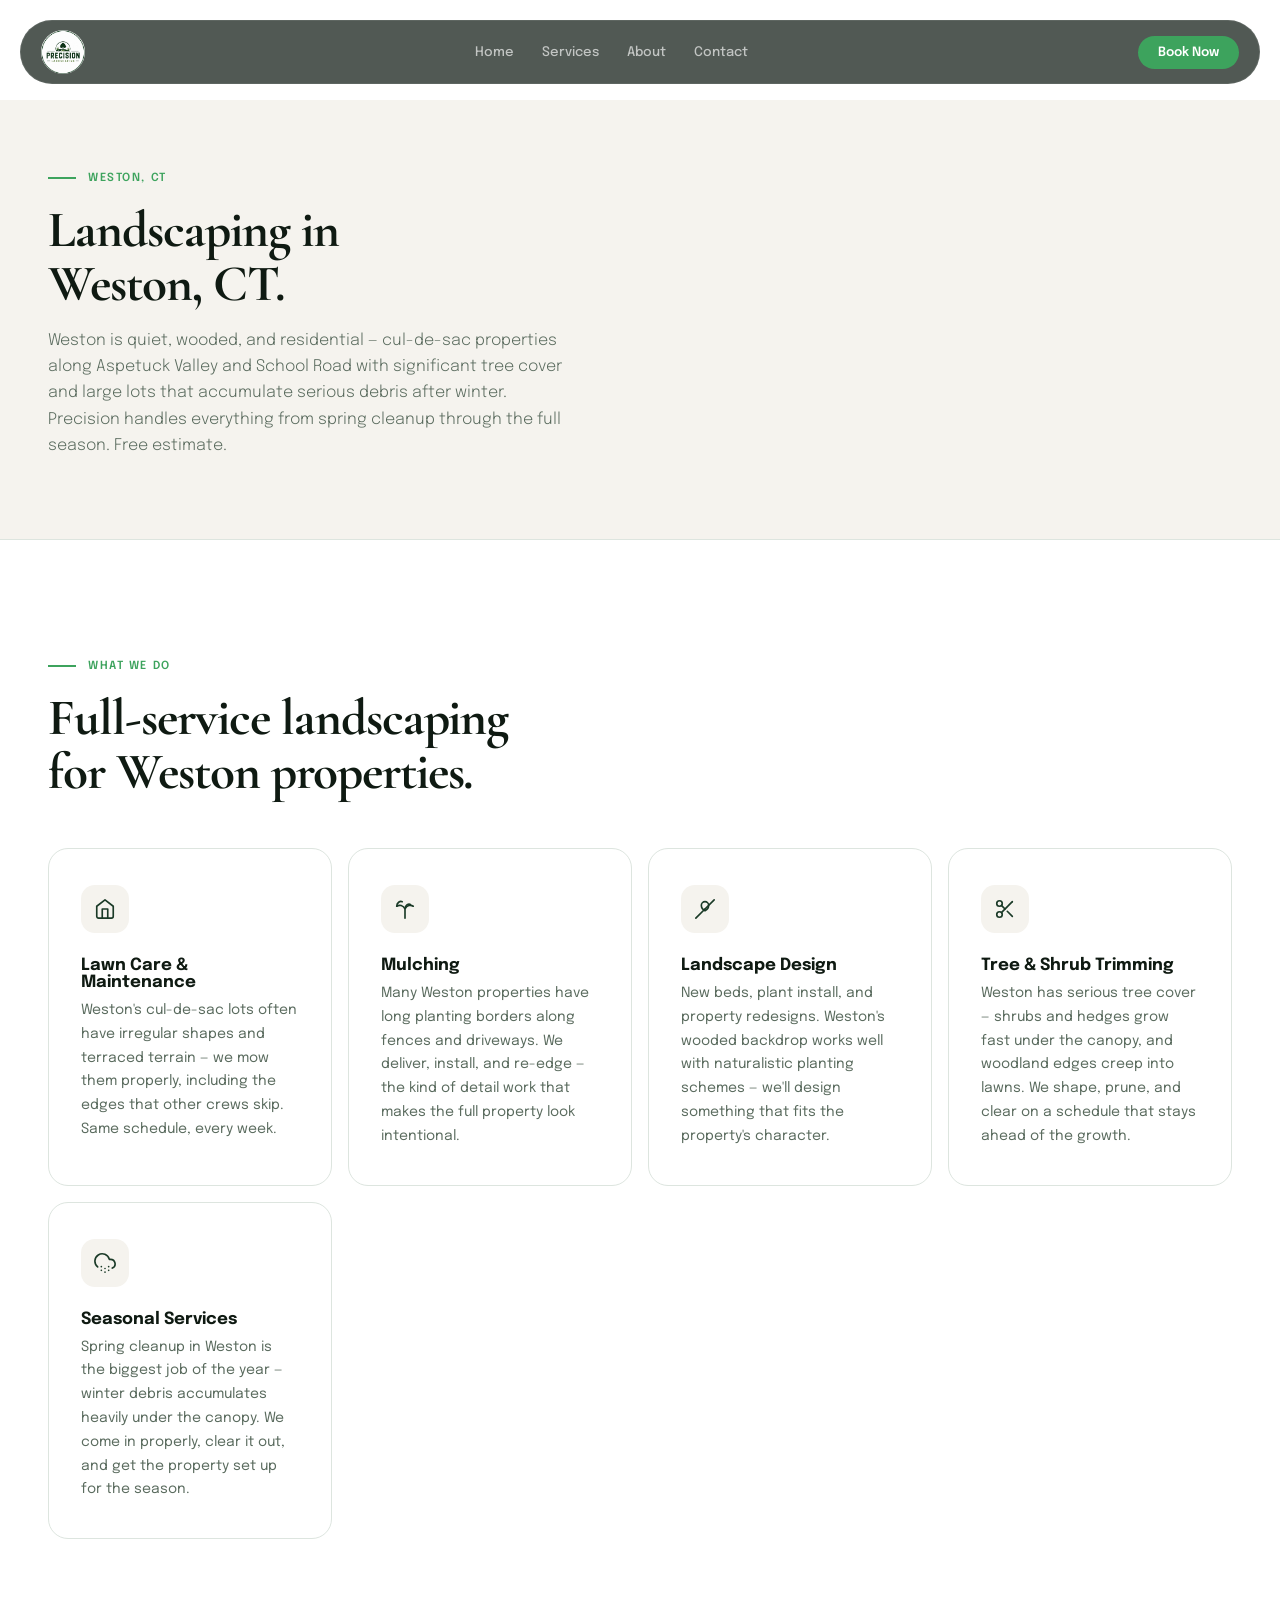
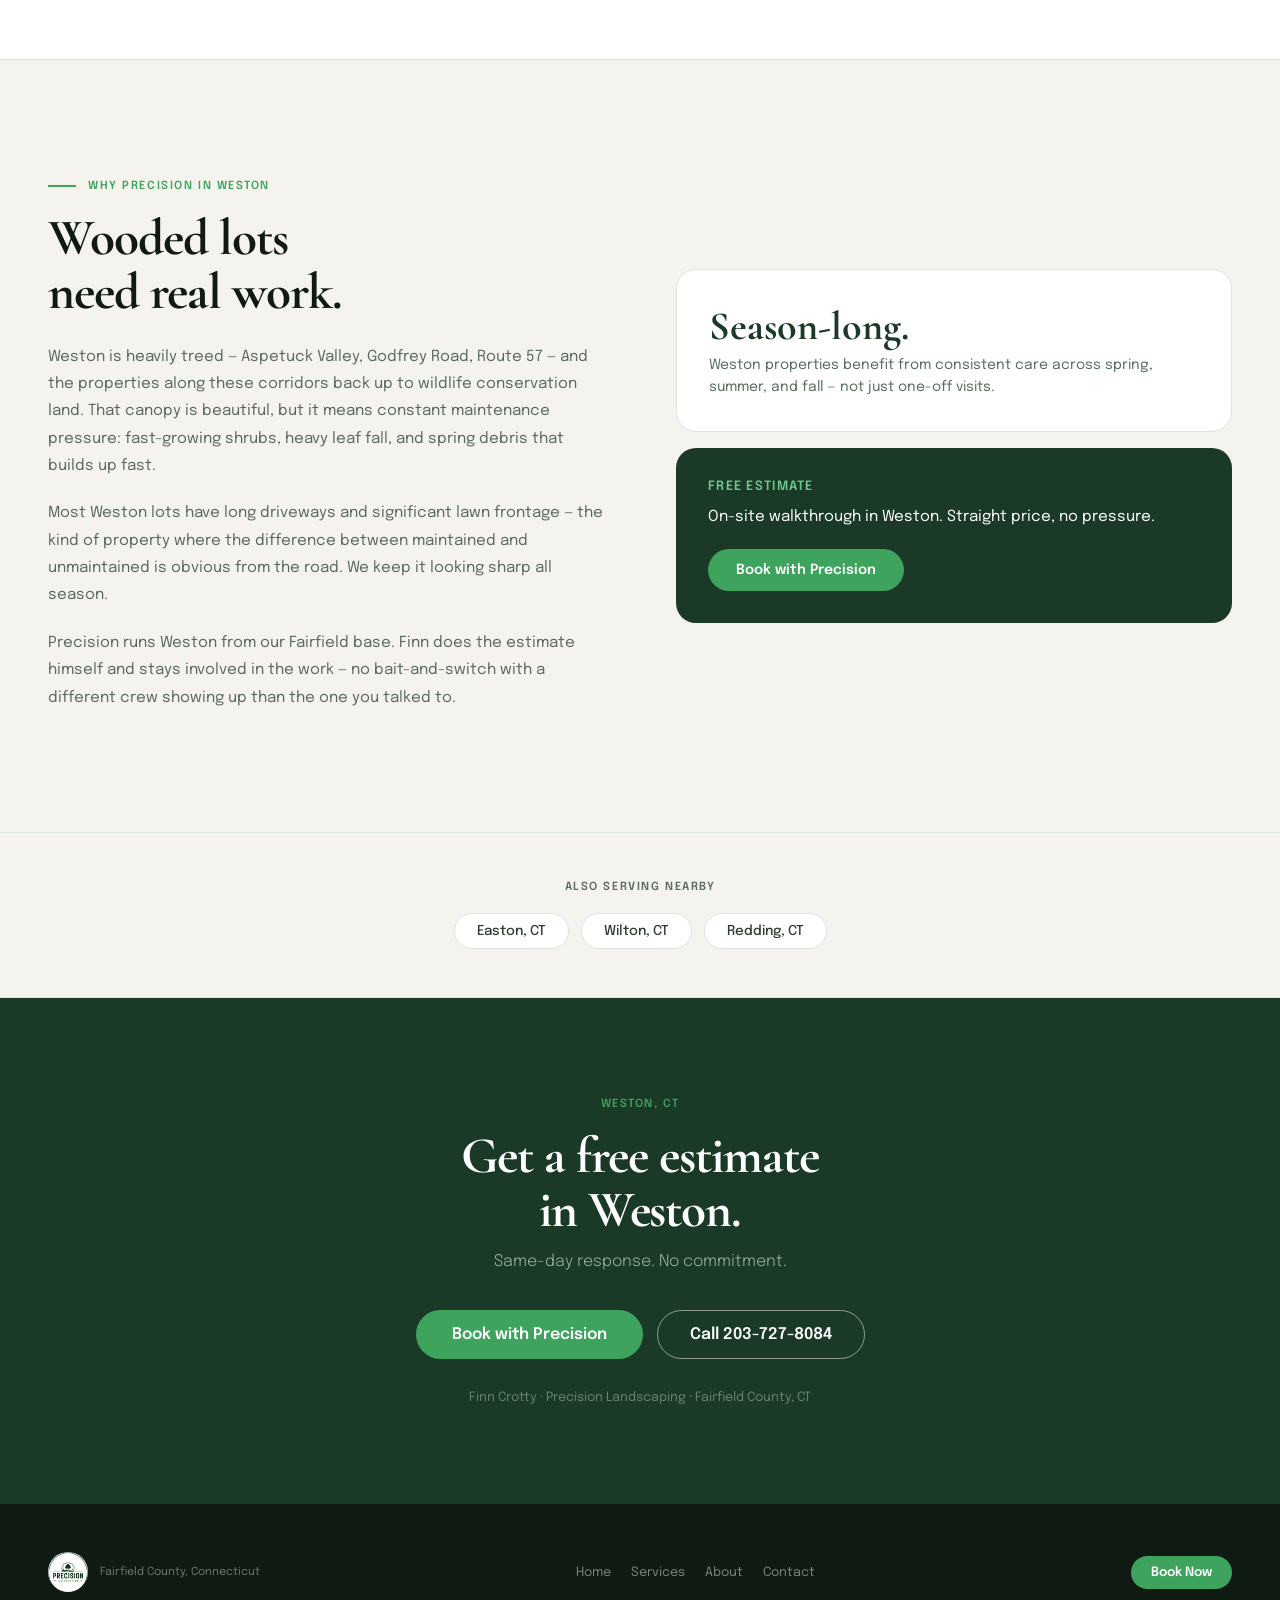
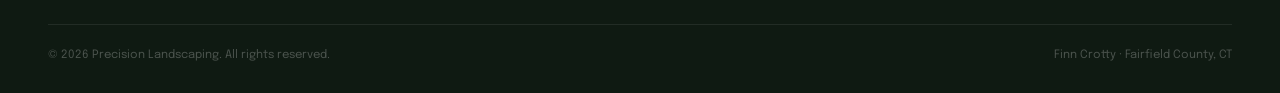
<file: weston-ct-landscaping.html>
<!DOCTYPE html>
<html lang="en">
<head>
  <meta charset="UTF-8" />
  <meta name="viewport" content="width=device-width, initial-scale=1.0" />
  <title>Landscaping in Weston, CT — Precision Landscaping</title>
  <meta name="description" content="Lawn care, mulch, landscape design, and seasonal cleanup in Weston, CT. Precision Landscaping serves Weston's wooded residential properties year-round. Free estimate — 203-727-8084." />
  <link rel="canonical" href="https://precision-landscaping-ct.vercel.app/weston-ct-landscaping" />
  <link rel="icon" type="image/svg+xml" href="favicon.svg" />
  <link rel="preconnect" href="https://fonts.googleapis.com">
  <link rel="preconnect" href="https://fonts.gstatic.com" crossorigin>
  <link rel="stylesheet" href="https://fonts.googleapis.com/css2?family=Cormorant+Garamond:ital,wght@0,400;0,600;0,700;1,400;1,600;1,700&family=Epilogue:wght@300;400;500;600;700&display=swap">
  <link rel="stylesheet" href="styles.css" />
  <script type="application/ld+json">
  {"@context":"https://schema.org","@type":"LandscapingBusiness","name":"Precision Landscaping","telephone":"203-727-8084","email":"precisionlandscapingct@gmail.com","url":"https://precision-landscaping-ct.vercel.app/weston-ct-landscaping","image":"https://precision-landscaping-ct.vercel.app/assets/logo.jpg","priceRange":"$$","description":"Lawn care, mulch, landscape design, and seasonal cleanup in Weston, CT.","address":{"@type":"PostalAddress","addressLocality":"Fairfield","addressRegion":"CT","postalCode":"06824","addressCountry":"US"},"geo":{"@type":"GeoCoordinates","latitude":41.1411,"longitude":-73.2637},"areaServed":{"@type":"City","name":"Weston","containedInPlace":{"@type":"County","name":"Fairfield County"}},"founder":{"@type":"Person","name":"Finn Crotty"}}
  </script>
</head>
<body>

<!-- ── NAV ── -->
<header id="site-header" class="scrolled" role="banner">
  <div style="padding:0 20px;display:flex;align-items:center;justify-content:space-between;height:62px;gap:16px;">
    <a href="index.html" aria-label="Precision Landscaping home" style="display:flex;align-items:center;text-decoration:none;flex-shrink:0;">
      <img src="assets/logo.jpg" alt="Precision Landscaping" style="height:44px;width:44px;border-radius:50%;object-fit:cover;" />
    </a>
    <nav aria-label="Main navigation" style="display:flex;align-items:center;gap:28px;flex:1;justify-content:center;" class="desktop-nav">
      <a href="index.html"    style="color:rgba(255,255,255,0.65);text-decoration:none;font-size:0.825rem;font-weight:500;transition:color 0.2s;" onmouseenter="this.style.color='#fff'" onmouseleave="this.style.color='rgba(255,255,255,0.65)'">Home</a>
      <a href="services.html" style="color:rgba(255,255,255,0.65);text-decoration:none;font-size:0.825rem;font-weight:500;transition:color 0.2s;" onmouseenter="this.style.color='#fff'" onmouseleave="this.style.color='rgba(255,255,255,0.65)'">Services</a>
      <a href="about.html"    style="color:rgba(255,255,255,0.65);text-decoration:none;font-size:0.825rem;font-weight:500;transition:color 0.2s;" onmouseenter="this.style.color='#fff'" onmouseleave="this.style.color='rgba(255,255,255,0.65)'">About</a>
      <a href="contact.html"  style="color:rgba(255,255,255,0.65);text-decoration:none;font-size:0.825rem;font-weight:500;transition:color 0.2s;" onmouseenter="this.style.color='#fff'" onmouseleave="this.style.color='rgba(255,255,255,0.65)'">Contact</a>
    </nav>
    <a href="contact.html" class="btn-primary" style="padding:10px 20px;font-size:0.8rem;flex-shrink:0;">Book Now</a>
    <button id="menu-btn" aria-label="Toggle menu" aria-expanded="false" aria-controls="mobile-menu"
      style="display:none;background:none;border:none;cursor:pointer;padding:6px;flex-direction:column;gap:5px;align-items:center;justify-content:center;" class="mobile-menu-btn">
      <span class="bar" style="display:block;width:22px;height:2px;background:white;transition:all 0.2s;transform-origin:center;border-radius:2px;"></span>
      <span class="bar" style="display:block;width:22px;height:2px;background:white;transition:all 0.2s;border-radius:2px;"></span>
      <span class="bar" style="display:block;width:22px;height:2px;background:white;transition:all 0.2s;transform-origin:center;border-radius:2px;"></span>
    </button>
  </div>
  <div id="mobile-menu" hidden style="padding:4px 20px 20px;">
    <nav style="display:flex;flex-direction:column;gap:2px;">
      <a href="index.html"    style="color:rgba(255,255,255,0.8);text-decoration:none;font-size:0.9rem;font-weight:500;padding:12px 0;border-bottom:1px solid rgba(255,255,255,0.08);">Home</a>
      <a href="services.html" style="color:rgba(255,255,255,0.8);text-decoration:none;font-size:0.9rem;font-weight:500;padding:12px 0;border-bottom:1px solid rgba(255,255,255,0.08);">Services</a>
      <a href="about.html"    style="color:rgba(255,255,255,0.8);text-decoration:none;font-size:0.9rem;font-weight:500;padding:12px 0;border-bottom:1px solid rgba(255,255,255,0.08);">About</a>
      <a href="contact.html"  style="color:rgba(255,255,255,0.8);text-decoration:none;font-size:0.9rem;font-weight:500;padding:12px 0;border-bottom:1px solid rgba(255,255,255,0.08);">Contact</a>
      <a href="contact.html"  style="margin-top:12px;" class="btn-primary">Book Now</a>
    </nav>
  </div>
</header>
<style>
  @media (max-width:767px) { .desktop-nav{display:none!important;} .mobile-menu-btn{display:flex!important;} }
</style>

<main style="padding-top:100px;">

<!-- ── PAGE HEADER ── -->
<section style="background:var(--cream);padding:72px 0 80px;">
  <div class="container reveal">
    <div class="eyebrow"><span class="label-sm" style="color:var(--green-accent);">Weston, CT</span></div>
    <h1 class="display-lg" style="color:var(--ink);margin-bottom:16px;">Landscaping in<br/>Weston, CT.</h1>
    <p style="color:var(--muted);font-size:1rem;font-weight:300;max-width:520px;line-height:1.65;">
      Weston is quiet, wooded, and residential — cul-de-sac properties along Aspetuck Valley and School Road with significant tree cover and large lots that accumulate serious debris after winter. Precision handles everything from spring cleanup through the full season. Free estimate.
    </p>
  </div>
</section>

<hr class="section-rule" />

<!-- ── SERVICES ── -->
<section class="section-pad" style="background:var(--white);">
  <div class="container">
    <div style="margin-bottom:48px;" class="reveal">
      <div class="eyebrow"><span class="label-sm" style="color:var(--green-accent);">What We Do</span></div>
      <h2 class="display-lg" style="color:var(--ink);margin-bottom:12px;">Full-service landscaping<br/>for Weston properties.</h2>
    </div>
    <div style="display:grid;grid-template-columns:repeat(auto-fill,minmax(280px,1fr));gap:16px;">

      <div class="service-card reveal">
        <div class="service-icon" aria-hidden="true">
          <svg width="22" height="22" viewBox="0 0 24 24" fill="none" stroke="currentColor" stroke-width="1.8" stroke-linecap="round" stroke-linejoin="round"><path d="M3 9l9-7 9 7v11a2 2 0 0 1-2 2H5a2 2 0 0 1-2-2z"/><polyline points="9 22 9 12 15 12 15 22"/></svg>
        </div>
        <h3 style="font-size:1.05rem;font-weight:700;color:var(--ink);margin-bottom:8px;">Lawn Care &amp; Maintenance</h3>
        <p style="font-size:0.875rem;color:var(--muted);line-height:1.7;">Weston's cul-de-sac lots often have irregular shapes and terraced terrain — we mow them properly, including the edges that other crews skip. Same schedule, every week.</p>
      </div>

      <div class="service-card reveal" style="transition-delay:0.05s;">
        <div class="service-icon" aria-hidden="true">
          <svg width="22" height="22" viewBox="0 0 24 24" fill="none" stroke="currentColor" stroke-width="1.8" stroke-linecap="round" stroke-linejoin="round"><path d="M12 22V12m0 0C10 8 6 7 3 9m9 3c2-4 6-5 9-3"/><path d="M3 9c0-4 3.5-6 6-5m3 8c0-4 3.5-6 6-5"/></svg>
        </div>
        <h3 style="font-size:1.05rem;font-weight:700;color:var(--ink);margin-bottom:8px;">Mulching</h3>
        <p style="font-size:0.875rem;color:var(--muted);line-height:1.7;">Many Weston properties have long planting borders along fences and driveways. We deliver, install, and re-edge — the kind of detail work that makes the full property look intentional.</p>
      </div>

      <div class="service-card reveal" style="transition-delay:0.10s;">
        <div class="service-icon" aria-hidden="true">
          <svg width="22" height="22" viewBox="0 0 24 24" fill="none" stroke="currentColor" stroke-width="1.8" stroke-linecap="round" stroke-linejoin="round"><path d="M2 22l10-10"/><path d="M16 8c0 4-4 6-4 6s-4-2-4-6a4 4 0 0 1 8 0z"/><path d="M22 2L12 12"/></svg>
        </div>
        <h3 style="font-size:1.05rem;font-weight:700;color:var(--ink);margin-bottom:8px;">Landscape Design</h3>
        <p style="font-size:0.875rem;color:var(--muted);line-height:1.7;">New beds, plant install, and property redesigns. Weston's wooded backdrop works well with naturalistic planting schemes — we'll design something that fits the property's character.</p>
      </div>

      <div class="service-card reveal" style="transition-delay:0.15s;">
        <div class="service-icon" aria-hidden="true">
          <svg width="22" height="22" viewBox="0 0 24 24" fill="none" stroke="currentColor" stroke-width="1.8" stroke-linecap="round" stroke-linejoin="round"><circle cx="6" cy="6" r="3"/><circle cx="6" cy="18" r="3"/><line x1="20" y1="4" x2="8.12" y2="15.88"/><line x1="14.47" y1="14.48" x2="20" y2="20"/><line x1="8.12" y1="8.12" x2="12" y2="12"/></svg>
        </div>
        <h3 style="font-size:1.05rem;font-weight:700;color:var(--ink);margin-bottom:8px;">Tree &amp; Shrub Trimming</h3>
        <p style="font-size:0.875rem;color:var(--muted);line-height:1.7;">Weston has serious tree cover — shrubs and hedges grow fast under the canopy, and woodland edges creep into lawns. We shape, prune, and clear on a schedule that stays ahead of the growth.</p>
      </div>

      <div class="service-card reveal" style="transition-delay:0.20s;">
        <div class="service-icon" aria-hidden="true">
          <svg width="22" height="22" viewBox="0 0 24 24" fill="none" stroke="currentColor" stroke-width="1.8" stroke-linecap="round" stroke-linejoin="round"><path d="M20 17.58A5 5 0 0 0 18 8h-1.26A8 8 0 1 0 4 16.25"/><line x1="8" y1="16" x2="8.01" y2="16"/><line x1="8" y1="20" x2="8.01" y2="20"/><line x1="12" y1="18" x2="12.01" y2="18"/><line x1="12" y1="22" x2="12.01" y2="22"/><line x1="16" y1="16" x2="16.01" y2="16"/><line x1="16" y1="20" x2="16.01" y2="20"/></svg>
        </div>
        <h3 style="font-size:1.05rem;font-weight:700;color:var(--ink);margin-bottom:8px;">Seasonal Services</h3>
        <p style="font-size:0.875rem;color:var(--muted);line-height:1.7;">Spring cleanup in Weston is the biggest job of the year — winter debris accumulates heavily under the canopy. We come in properly, clear it out, and get the property set up for the season.</p>
      </div>

    </div>
  </div>
</section>

<hr class="section-rule" />

<!-- ── LOCAL CONTEXT ── -->
<section class="section-pad" style="background:var(--cream);">
  <div class="container">
    <div style="display:grid;grid-template-columns:1fr 1fr;gap:72px;align-items:center;" class="reveal">
      <div>
        <div class="eyebrow"><span class="label-sm" style="color:var(--green-accent);">Why Precision in Weston</span></div>
        <h2 class="display-lg" style="color:var(--ink);margin-bottom:24px;">Wooded lots<br/>need real work.</h2>
        <p style="color:var(--muted);font-size:0.95rem;line-height:1.8;margin-bottom:20px;">
          Weston is heavily treed — Aspetuck Valley, Godfrey Road, Route 57 — and the properties along these corridors back up to wildlife conservation land. That canopy is beautiful, but it means constant maintenance pressure: fast-growing shrubs, heavy leaf fall, and spring debris that builds up fast.
        </p>
        <p style="color:var(--muted);font-size:0.95rem;line-height:1.8;margin-bottom:20px;">
          Most Weston lots have long driveways and significant lawn frontage — the kind of property where the difference between maintained and unmaintained is obvious from the road. We keep it looking sharp all season.
        </p>
        <p style="color:var(--muted);font-size:0.95rem;line-height:1.8;">
          Precision runs Weston from our Fairfield base. Finn does the estimate himself and stays involved in the work — no bait-and-switch with a different crew showing up than the one you talked to.
        </p>
      </div>
      <div style="display:flex;flex-direction:column;gap:16px;">
        <div style="background:var(--white);border:1px solid var(--border);border-radius:20px;padding:32px;">
          <p style="font-size:2.5rem;font-family:'Cormorant Garamond',serif;font-weight:700;color:var(--green);margin-bottom:4px;">Season-long.</p>
          <p style="color:var(--muted);font-size:0.875rem;line-height:1.6;">Weston properties benefit from consistent care across spring, summer, and fall — not just one-off visits.</p>
        </div>
        <div style="background:var(--green);border-radius:20px;padding:32px;">
          <p style="font-size:0.8rem;font-weight:600;color:var(--green-light);letter-spacing:0.1em;text-transform:uppercase;margin-bottom:12px;">Free Estimate</p>
          <p style="color:white;font-size:0.95rem;line-height:1.6;margin-bottom:20px;">On-site walkthrough in Weston. Straight price, no pressure.</p>
          <a href="contact.html" class="btn-primary">Book with Precision</a>
        </div>
      </div>
    </div>
  </div>
</section>

<hr class="section-rule" />

<!-- ── NEARBY TOWNS ── -->
<section style="background:var(--cream);padding:48px 0;">
  <div class="container" style="text-align:center;">
    <p class="label-sm" style="color:var(--muted);margin-bottom:20px;">Also serving nearby</p>
    <div style="display:flex;flex-wrap:wrap;gap:12px;justify-content:center;">
      <a href="easton-ct-landscaping" style="display:inline-block;padding:10px 22px;border:1px solid var(--border);border-radius:100px;font-size:0.85rem;font-weight:500;color:var(--ink-mid);text-decoration:none;background:white;" onmouseenter="this.style.borderColor='var(--green-accent)'" onmouseleave="this.style.borderColor='var(--border)'">Easton, CT</a>
      <a href="wilton-ct-landscaping" style="display:inline-block;padding:10px 22px;border:1px solid var(--border);border-radius:100px;font-size:0.85rem;font-weight:500;color:var(--ink-mid);text-decoration:none;background:white;" onmouseenter="this.style.borderColor='var(--green-accent)'" onmouseleave="this.style.borderColor='var(--border)'">Wilton, CT</a>
      <a href="redding-ct-landscaping" style="display:inline-block;padding:10px 22px;border:1px solid var(--border);border-radius:100px;font-size:0.85rem;font-weight:500;color:var(--ink-mid);text-decoration:none;background:white;" onmouseenter="this.style.borderColor='var(--green-accent)'" onmouseleave="this.style.borderColor='var(--border)'">Redding, CT</a>
    </div>
  </div>
</section>

<hr class="section-rule" />

<!-- ── CTA ── -->
<section aria-label="Book Precision" style="background:var(--green);padding:100px 0;">
  <div class="container" style="text-align:center;">
    <div class="reveal">
      <p class="label-sm" style="color:var(--green-accent);margin-bottom:20px;">Weston, CT</p>
      <h2 class="display-lg" style="color:white;margin-bottom:16px;">Get a free estimate<br/>in Weston.</h2>
      <p style="color:rgba(255,255,255,0.6);font-size:1rem;margin-bottom:40px;font-weight:300;">Same-day response. No commitment.</p>
      <div style="display:flex;flex-wrap:wrap;gap:14px;justify-content:center;align-items:center;margin-bottom:32px;">
        <a href="contact.html" class="btn-primary" style="padding:16px 36px;font-size:1rem;">Book with Precision</a>
        <a href="tel:2037278084" class="btn-outline" style="padding:15px 32px;font-size:1rem;">Call 203-727-8084</a>
      </div>
      <p style="color:rgba(255,255,255,0.35);font-size:0.8rem;">Finn Crotty · Precision Landscaping · Fairfield County, CT</p>
    </div>
  </div>
</section>

</main>

<!-- ── FOOTER ── -->
<footer style="background:var(--ink);color:white;padding:48px 0 32px;" role="contentinfo">
  <div class="container">
    <div style="display:flex;flex-wrap:wrap;justify-content:space-between;align-items:center;gap:28px;padding-bottom:32px;border-bottom:1px solid rgba(255,255,255,0.08);">
      <a href="index.html" style="display:flex;align-items:center;gap:12px;text-decoration:none;color:white;">
        <img src="assets/logo.jpg" alt="Precision Landscaping" style="height:40px;width:40px;border-radius:50%;object-fit:cover;" />
        <p style="font-size:0.7rem;color:rgba(255,255,255,0.4);">Fairfield County, Connecticut</p>
      </a>
      <nav style="display:flex;flex-wrap:wrap;gap:20px;" aria-label="Footer navigation">
        <a href="index.html"    style="color:rgba(255,255,255,0.45);text-decoration:none;font-size:0.8rem;" onmouseenter="this.style.color='#fff'" onmouseleave="this.style.color='rgba(255,255,255,0.45)'">Home</a>
        <a href="services.html" style="color:rgba(255,255,255,0.45);text-decoration:none;font-size:0.8rem;" onmouseenter="this.style.color='#fff'" onmouseleave="this.style.color='rgba(255,255,255,0.45)'">Services</a>
        <a href="about.html"    style="color:rgba(255,255,255,0.45);text-decoration:none;font-size:0.8rem;" onmouseenter="this.style.color='#fff'" onmouseleave="this.style.color='rgba(255,255,255,0.45)'">About</a>
        <a href="contact.html"  style="color:rgba(255,255,255,0.45);text-decoration:none;font-size:0.8rem;" onmouseenter="this.style.color='#fff'" onmouseleave="this.style.color='rgba(255,255,255,0.45)'">Contact</a>
      </nav>
      <a href="contact.html" class="btn-primary" style="padding:10px 20px;font-size:0.8rem;">Book Now</a>
    </div>
    <div style="display:flex;flex-wrap:wrap;justify-content:space-between;gap:12px;padding-top:24px;">
      <p style="font-size:0.72rem;color:rgba(255,255,255,0.25);">&copy; <span id="yr"></span> Precision Landscaping. All rights reserved.</p>
      <p style="font-size:0.72rem;color:rgba(255,255,255,0.25);">Finn Crotty · Fairfield County, CT</p>
    </div>
  </div>
</footer>
<script>
document.getElementById('yr').textContent = new Date().getFullYear();
const hdr=document.getElementById('site-header');
window.addEventListener('scroll',()=>hdr.classList.toggle('scrolled',window.scrollY>50),{passive:true});
const menuBtn=document.getElementById('menu-btn'),mobileMenu=document.getElementById('mobile-menu'),bars=menuBtn.querySelectorAll('.bar');let open=false;
menuBtn.addEventListener('click',()=>{open=!open;mobileMenu.hidden=!open;menuBtn.setAttribute('aria-expanded',String(open));hdr.classList.toggle('menu-open',open);if(open){bars[0].style.transform='translateY(7px) rotate(45deg)';bars[1].style.opacity='0';bars[2].style.transform='translateY(-7px) rotate(-45deg)';}else{bars[0].style.transform='';bars[1].style.opacity='1';bars[2].style.transform='';}});
const io=new IntersectionObserver(e=>e.forEach(x=>{if(x.isIntersecting){x.target.classList.add('in');io.unobserve(x.target);}}),{threshold:0.1});
document.querySelectorAll('.reveal').forEach(el=>io.observe(el));
</script>
</body>
</html>
</file>
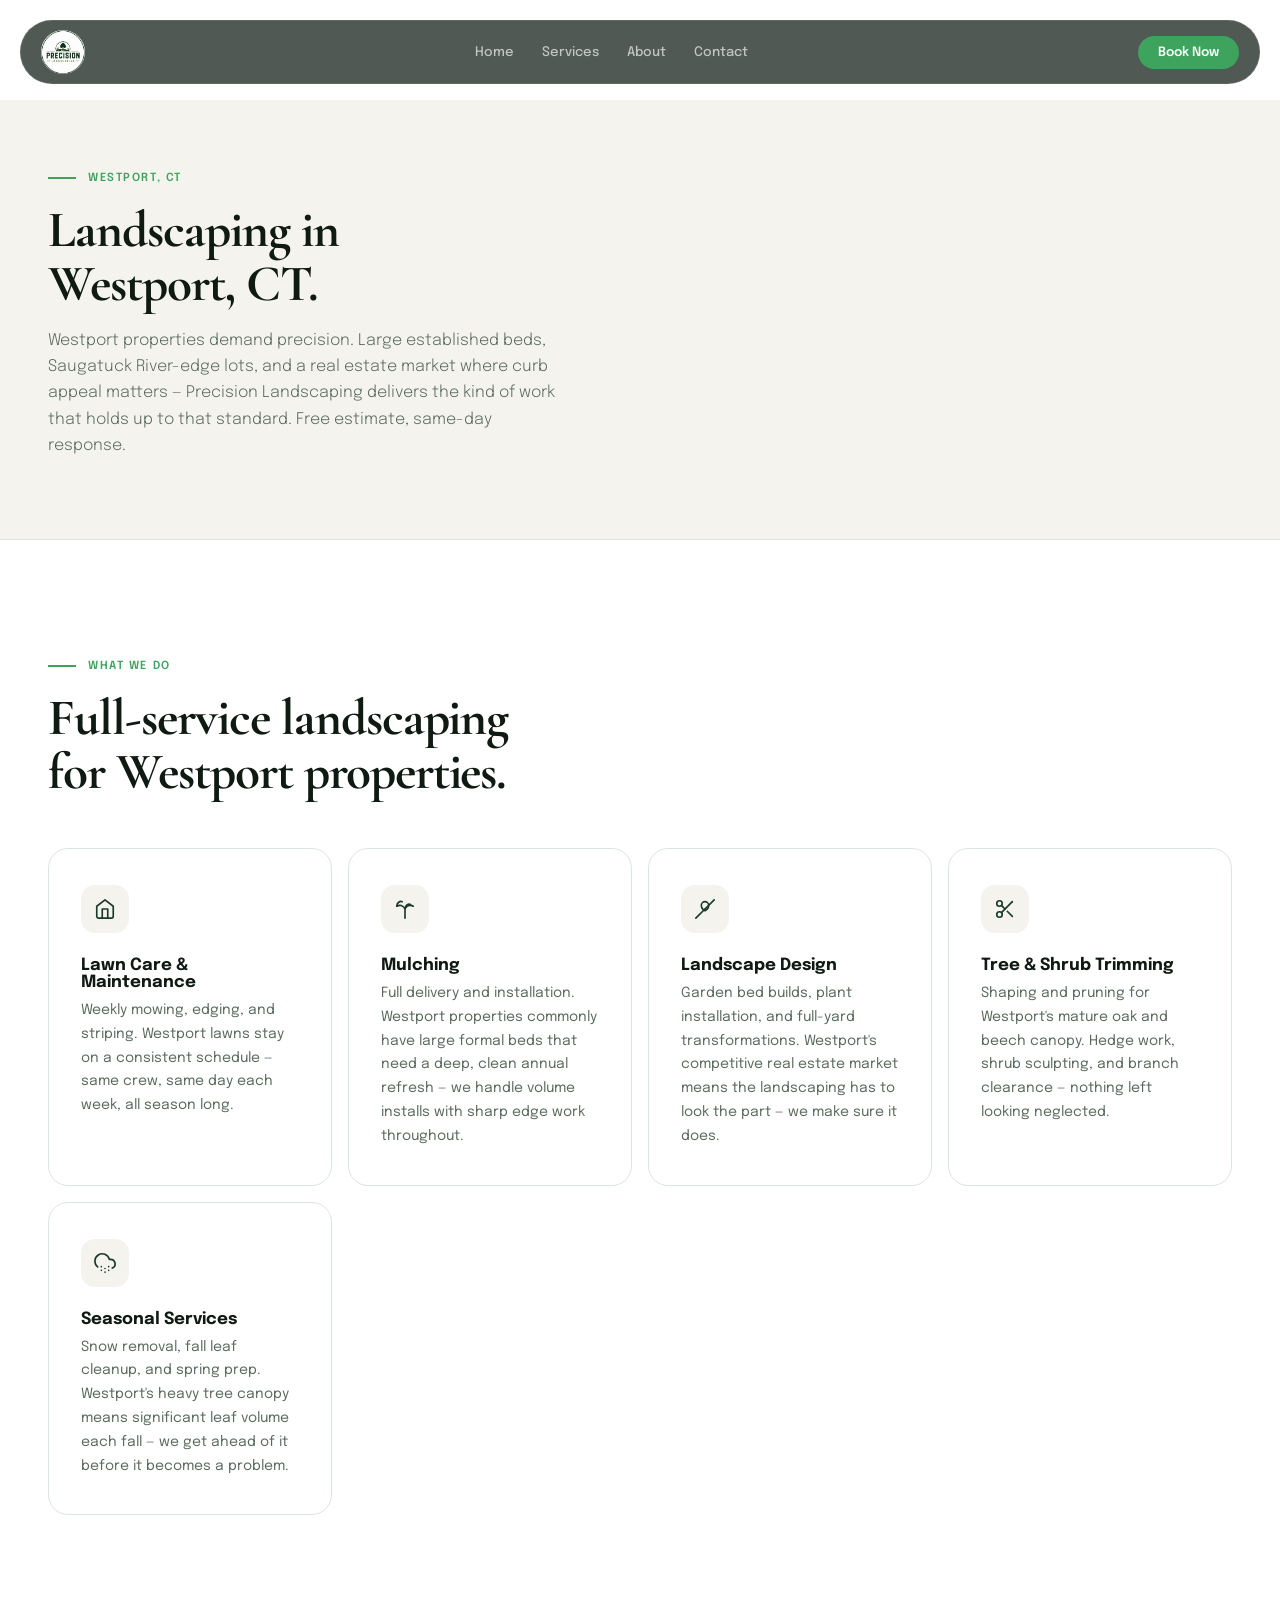
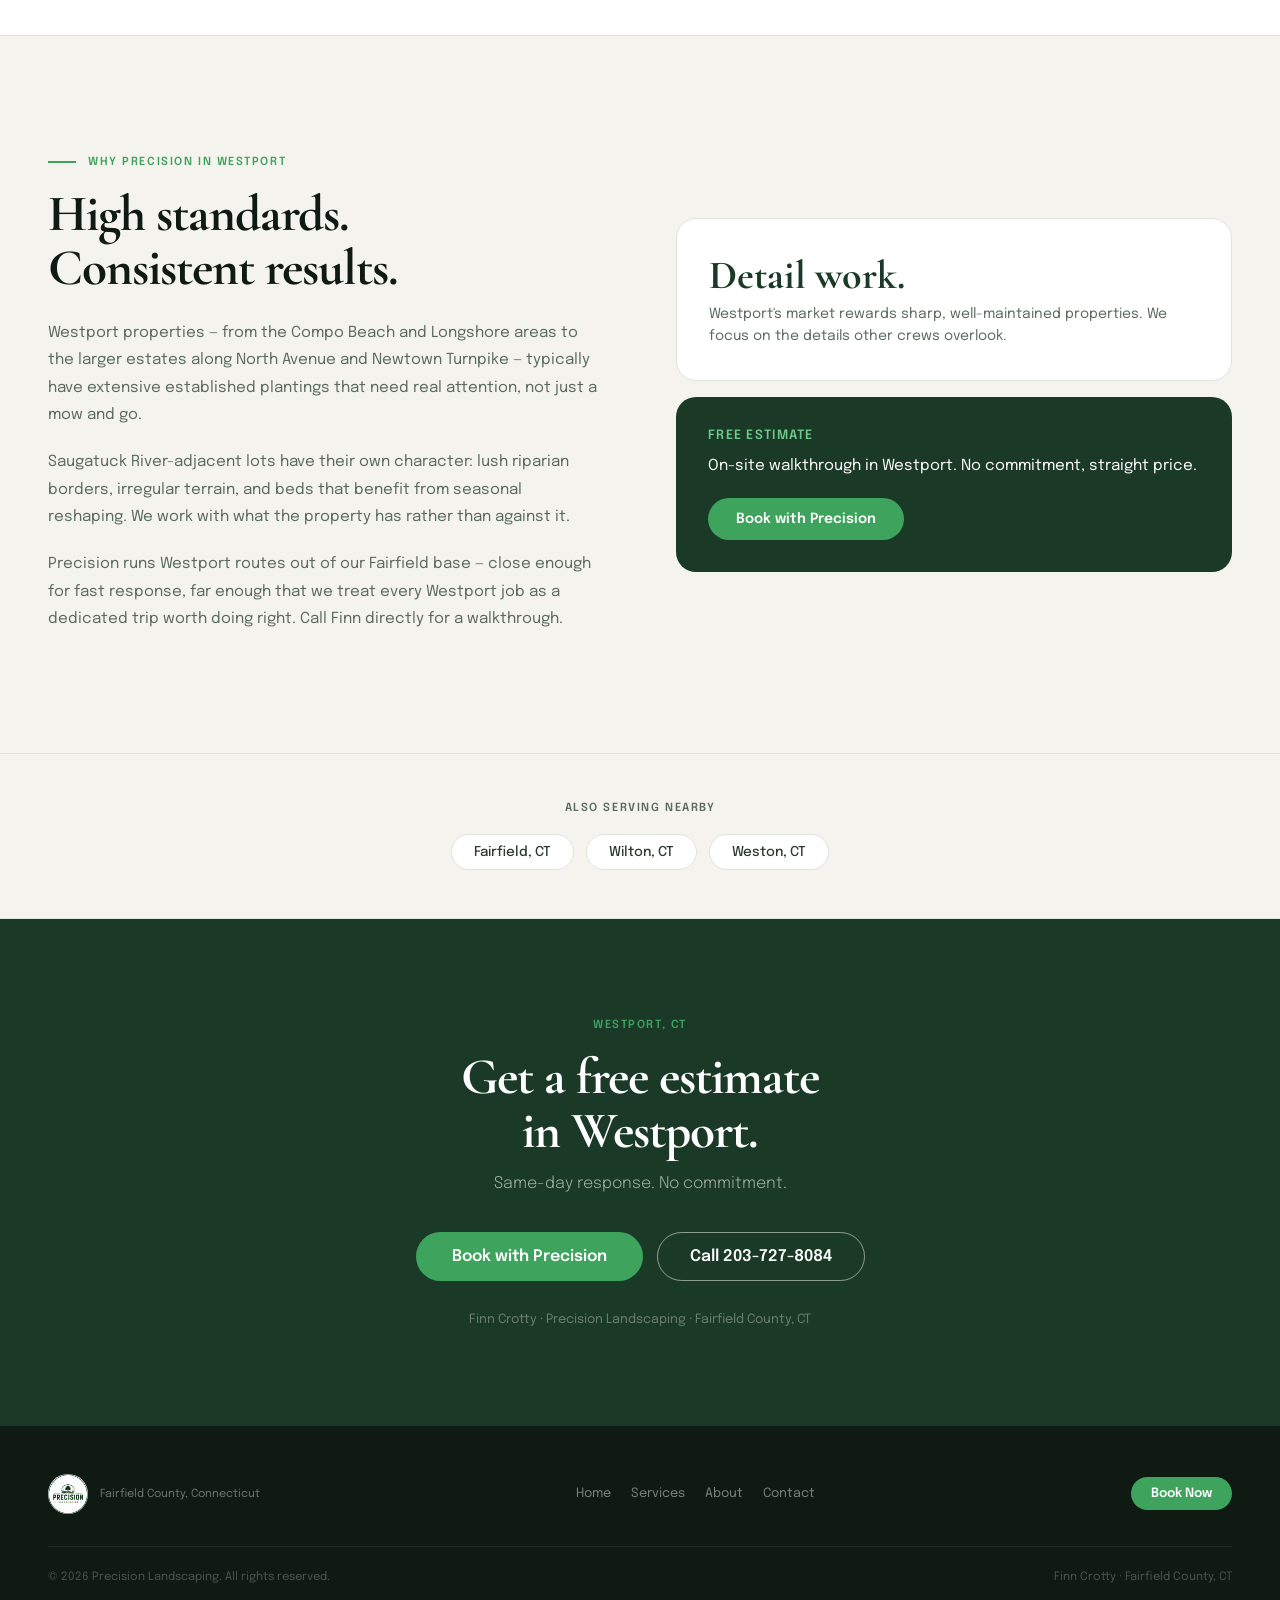
<file: westport-ct-landscaping.html>
<!DOCTYPE html>
<html lang="en">
<head>
  <meta charset="UTF-8" />
  <meta name="viewport" content="width=device-width, initial-scale=1.0" />
  <title>Landscaping in Westport, CT — Precision Landscaping</title>
  <meta name="description" content="Lawn care, mulch, landscape design, and snow removal in Westport, CT. Precision Landscaping serves Westport residential properties year-round. Free estimate — 203-727-8084." />
  <link rel="canonical" href="https://precision-landscaping-ct.vercel.app/westport-ct-landscaping" />
  <link rel="icon" type="image/svg+xml" href="favicon.svg" />
  <link rel="preconnect" href="https://fonts.googleapis.com">
  <link rel="preconnect" href="https://fonts.gstatic.com" crossorigin>
  <link rel="stylesheet" href="https://fonts.googleapis.com/css2?family=Cormorant+Garamond:ital,wght@0,400;0,600;0,700;1,400;1,600;1,700&family=Epilogue:wght@300;400;500;600;700&display=swap">
  <link rel="stylesheet" href="styles.css" />
  <script type="application/ld+json">
  {"@context":"https://schema.org","@type":"LandscapingBusiness","name":"Precision Landscaping","telephone":"203-727-8084","email":"precisionlandscapingct@gmail.com","url":"https://precision-landscaping-ct.vercel.app/westport-ct-landscaping","image":"https://precision-landscaping-ct.vercel.app/assets/logo.jpg","priceRange":"$$","description":"Lawn care, mulch, landscape design, tree trimming, and snow removal in Westport, CT.","address":{"@type":"PostalAddress","addressLocality":"Fairfield","addressRegion":"CT","postalCode":"06824","addressCountry":"US"},"geo":{"@type":"GeoCoordinates","latitude":41.1411,"longitude":-73.2637},"areaServed":{"@type":"City","name":"Westport","containedInPlace":{"@type":"County","name":"Fairfield County"}},"founder":{"@type":"Person","name":"Finn Crotty"}}
  </script>
</head>
<body>

<!-- ── NAV ── -->
<header id="site-header" class="scrolled" role="banner">
  <div style="padding:0 20px;display:flex;align-items:center;justify-content:space-between;height:62px;gap:16px;">
    <a href="index.html" aria-label="Precision Landscaping home" style="display:flex;align-items:center;text-decoration:none;flex-shrink:0;">
      <img src="assets/logo.jpg" alt="Precision Landscaping" style="height:44px;width:44px;border-radius:50%;object-fit:cover;" />
    </a>
    <nav aria-label="Main navigation" style="display:flex;align-items:center;gap:28px;flex:1;justify-content:center;" class="desktop-nav">
      <a href="index.html"    style="color:rgba(255,255,255,0.65);text-decoration:none;font-size:0.825rem;font-weight:500;transition:color 0.2s;" onmouseenter="this.style.color='#fff'" onmouseleave="this.style.color='rgba(255,255,255,0.65)'">Home</a>
      <a href="services.html" style="color:rgba(255,255,255,0.65);text-decoration:none;font-size:0.825rem;font-weight:500;transition:color 0.2s;" onmouseenter="this.style.color='#fff'" onmouseleave="this.style.color='rgba(255,255,255,0.65)'">Services</a>
      <a href="about.html"    style="color:rgba(255,255,255,0.65);text-decoration:none;font-size:0.825rem;font-weight:500;transition:color 0.2s;" onmouseenter="this.style.color='#fff'" onmouseleave="this.style.color='rgba(255,255,255,0.65)'">About</a>
      <a href="contact.html"  style="color:rgba(255,255,255,0.65);text-decoration:none;font-size:0.825rem;font-weight:500;transition:color 0.2s;" onmouseenter="this.style.color='#fff'" onmouseleave="this.style.color='rgba(255,255,255,0.65)'">Contact</a>
    </nav>
    <a href="contact.html" class="btn-primary" style="padding:10px 20px;font-size:0.8rem;flex-shrink:0;">Book Now</a>
    <button id="menu-btn" aria-label="Toggle menu" aria-expanded="false" aria-controls="mobile-menu"
      style="display:none;background:none;border:none;cursor:pointer;padding:6px;flex-direction:column;gap:5px;align-items:center;justify-content:center;" class="mobile-menu-btn">
      <span class="bar" style="display:block;width:22px;height:2px;background:white;transition:all 0.2s;transform-origin:center;border-radius:2px;"></span>
      <span class="bar" style="display:block;width:22px;height:2px;background:white;transition:all 0.2s;border-radius:2px;"></span>
      <span class="bar" style="display:block;width:22px;height:2px;background:white;transition:all 0.2s;transform-origin:center;border-radius:2px;"></span>
    </button>
  </div>
  <div id="mobile-menu" hidden style="padding:4px 20px 20px;">
    <nav style="display:flex;flex-direction:column;gap:2px;">
      <a href="index.html"    style="color:rgba(255,255,255,0.8);text-decoration:none;font-size:0.9rem;font-weight:500;padding:12px 0;border-bottom:1px solid rgba(255,255,255,0.08);">Home</a>
      <a href="services.html" style="color:rgba(255,255,255,0.8);text-decoration:none;font-size:0.9rem;font-weight:500;padding:12px 0;border-bottom:1px solid rgba(255,255,255,0.08);">Services</a>
      <a href="about.html"    style="color:rgba(255,255,255,0.8);text-decoration:none;font-size:0.9rem;font-weight:500;padding:12px 0;border-bottom:1px solid rgba(255,255,255,0.08);">About</a>
      <a href="contact.html"  style="color:rgba(255,255,255,0.8);text-decoration:none;font-size:0.9rem;font-weight:500;padding:12px 0;border-bottom:1px solid rgba(255,255,255,0.08);">Contact</a>
      <a href="contact.html"  style="margin-top:12px;" class="btn-primary">Book Now</a>
    </nav>
  </div>
</header>
<style>
  @media (max-width:767px) { .desktop-nav{display:none!important;} .mobile-menu-btn{display:flex!important;} }
</style>

<main style="padding-top:100px;">

<!-- ── PAGE HEADER ── -->
<section style="background:var(--cream);padding:72px 0 80px;">
  <div class="container reveal">
    <div class="eyebrow"><span class="label-sm" style="color:var(--green-accent);">Westport, CT</span></div>
    <h1 class="display-lg" style="color:var(--ink);margin-bottom:16px;">Landscaping in<br/>Westport, CT.</h1>
    <p style="color:var(--muted);font-size:1rem;font-weight:300;max-width:520px;line-height:1.65;">
      Westport properties demand precision. Large established beds, Saugatuck River-edge lots, and a real estate market where curb appeal matters — Precision Landscaping delivers the kind of work that holds up to that standard. Free estimate, same-day response.
    </p>
  </div>
</section>

<hr class="section-rule" />

<!-- ── SERVICES ── -->
<section class="section-pad" style="background:var(--white);">
  <div class="container">
    <div style="margin-bottom:48px;" class="reveal">
      <div class="eyebrow"><span class="label-sm" style="color:var(--green-accent);">What We Do</span></div>
      <h2 class="display-lg" style="color:var(--ink);margin-bottom:12px;">Full-service landscaping<br/>for Westport properties.</h2>
    </div>
    <div style="display:grid;grid-template-columns:repeat(auto-fill,minmax(280px,1fr));gap:16px;">

      <div class="service-card reveal">
        <div class="service-icon" aria-hidden="true">
          <svg width="22" height="22" viewBox="0 0 24 24" fill="none" stroke="currentColor" stroke-width="1.8" stroke-linecap="round" stroke-linejoin="round"><path d="M3 9l9-7 9 7v11a2 2 0 0 1-2 2H5a2 2 0 0 1-2-2z"/><polyline points="9 22 9 12 15 12 15 22"/></svg>
        </div>
        <h3 style="font-size:1.05rem;font-weight:700;color:var(--ink);margin-bottom:8px;">Lawn Care &amp; Maintenance</h3>
        <p style="font-size:0.875rem;color:var(--muted);line-height:1.7;">Weekly mowing, edging, and striping. Westport lawns stay on a consistent schedule — same crew, same day each week, all season long.</p>
      </div>

      <div class="service-card reveal" style="transition-delay:0.05s;">
        <div class="service-icon" aria-hidden="true">
          <svg width="22" height="22" viewBox="0 0 24 24" fill="none" stroke="currentColor" stroke-width="1.8" stroke-linecap="round" stroke-linejoin="round"><path d="M12 22V12m0 0C10 8 6 7 3 9m9 3c2-4 6-5 9-3"/><path d="M3 9c0-4 3.5-6 6-5m3 8c0-4 3.5-6 6-5"/></svg>
        </div>
        <h3 style="font-size:1.05rem;font-weight:700;color:var(--ink);margin-bottom:8px;">Mulching</h3>
        <p style="font-size:0.875rem;color:var(--muted);line-height:1.7;">Full delivery and installation. Westport properties commonly have large formal beds that need a deep, clean annual refresh — we handle volume installs with sharp edge work throughout.</p>
      </div>

      <div class="service-card reveal" style="transition-delay:0.10s;">
        <div class="service-icon" aria-hidden="true">
          <svg width="22" height="22" viewBox="0 0 24 24" fill="none" stroke="currentColor" stroke-width="1.8" stroke-linecap="round" stroke-linejoin="round"><path d="M2 22l10-10"/><path d="M16 8c0 4-4 6-4 6s-4-2-4-6a4 4 0 0 1 8 0z"/><path d="M22 2L12 12"/></svg>
        </div>
        <h3 style="font-size:1.05rem;font-weight:700;color:var(--ink);margin-bottom:8px;">Landscape Design</h3>
        <p style="font-size:0.875rem;color:var(--muted);line-height:1.7;">Garden bed builds, plant installation, and full-yard transformations. Westport's competitive real estate market means the landscaping has to look the part — we make sure it does.</p>
      </div>

      <div class="service-card reveal" style="transition-delay:0.15s;">
        <div class="service-icon" aria-hidden="true">
          <svg width="22" height="22" viewBox="0 0 24 24" fill="none" stroke="currentColor" stroke-width="1.8" stroke-linecap="round" stroke-linejoin="round"><circle cx="6" cy="6" r="3"/><circle cx="6" cy="18" r="3"/><line x1="20" y1="4" x2="8.12" y2="15.88"/><line x1="14.47" y1="14.48" x2="20" y2="20"/><line x1="8.12" y1="8.12" x2="12" y2="12"/></svg>
        </div>
        <h3 style="font-size:1.05rem;font-weight:700;color:var(--ink);margin-bottom:8px;">Tree &amp; Shrub Trimming</h3>
        <p style="font-size:0.875rem;color:var(--muted);line-height:1.7;">Shaping and pruning for Westport's mature oak and beech canopy. Hedge work, shrub sculpting, and branch clearance — nothing left looking neglected.</p>
      </div>

      <div class="service-card reveal" style="transition-delay:0.20s;">
        <div class="service-icon" aria-hidden="true">
          <svg width="22" height="22" viewBox="0 0 24 24" fill="none" stroke="currentColor" stroke-width="1.8" stroke-linecap="round" stroke-linejoin="round"><path d="M20 17.58A5 5 0 0 0 18 8h-1.26A8 8 0 1 0 4 16.25"/><line x1="8" y1="16" x2="8.01" y2="16"/><line x1="8" y1="20" x2="8.01" y2="20"/><line x1="12" y1="18" x2="12.01" y2="18"/><line x1="12" y1="22" x2="12.01" y2="22"/><line x1="16" y1="16" x2="16.01" y2="16"/><line x1="16" y1="20" x2="16.01" y2="20"/></svg>
        </div>
        <h3 style="font-size:1.05rem;font-weight:700;color:var(--ink);margin-bottom:8px;">Seasonal Services</h3>
        <p style="font-size:0.875rem;color:var(--muted);line-height:1.7;">Snow removal, fall leaf cleanup, and spring prep. Westport's heavy tree canopy means significant leaf volume each fall — we get ahead of it before it becomes a problem.</p>
      </div>

    </div>
  </div>
</section>

<hr class="section-rule" />

<!-- ── LOCAL CONTEXT ── -->
<section class="section-pad" style="background:var(--cream);">
  <div class="container">
    <div style="display:grid;grid-template-columns:1fr 1fr;gap:72px;align-items:center;" class="reveal">
      <div>
        <div class="eyebrow"><span class="label-sm" style="color:var(--green-accent);">Why Precision in Westport</span></div>
        <h2 class="display-lg" style="color:var(--ink);margin-bottom:24px;">High standards.<br/>Consistent results.</h2>
        <p style="color:var(--muted);font-size:0.95rem;line-height:1.8;margin-bottom:20px;">
          Westport properties — from the Compo Beach and Longshore areas to the larger estates along North Avenue and Newtown Turnpike — typically have extensive established plantings that need real attention, not just a mow and go.
        </p>
        <p style="color:var(--muted);font-size:0.95rem;line-height:1.8;margin-bottom:20px;">
          Saugatuck River-adjacent lots have their own character: lush riparian borders, irregular terrain, and beds that benefit from seasonal reshaping. We work with what the property has rather than against it.
        </p>
        <p style="color:var(--muted);font-size:0.95rem;line-height:1.8;">
          Precision runs Westport routes out of our Fairfield base — close enough for fast response, far enough that we treat every Westport job as a dedicated trip worth doing right. Call Finn directly for a walkthrough.
        </p>
      </div>
      <div style="display:flex;flex-direction:column;gap:16px;">
        <div style="background:var(--white);border:1px solid var(--border);border-radius:20px;padding:32px;">
          <p style="font-size:2.5rem;font-family:'Cormorant Garamond',serif;font-weight:700;color:var(--green);margin-bottom:4px;">Detail work.</p>
          <p style="color:var(--muted);font-size:0.875rem;line-height:1.6;">Westport's market rewards sharp, well-maintained properties. We focus on the details other crews overlook.</p>
        </div>
        <div style="background:var(--green);border-radius:20px;padding:32px;">
          <p style="font-size:0.8rem;font-weight:600;color:var(--green-light);letter-spacing:0.1em;text-transform:uppercase;margin-bottom:12px;">Free Estimate</p>
          <p style="color:white;font-size:0.95rem;line-height:1.6;margin-bottom:20px;">On-site walkthrough in Westport. No commitment, straight price.</p>
          <a href="contact.html" class="btn-primary">Book with Precision</a>
        </div>
      </div>
    </div>
  </div>
</section>

<hr class="section-rule" />

<!-- ── NEARBY TOWNS ── -->
<section style="background:var(--cream);padding:48px 0;">
  <div class="container" style="text-align:center;">
    <p class="label-sm" style="color:var(--muted);margin-bottom:20px;">Also serving nearby</p>
    <div style="display:flex;flex-wrap:wrap;gap:12px;justify-content:center;">
      <a href="fairfield-ct-landscaping" style="display:inline-block;padding:10px 22px;border:1px solid var(--border);border-radius:100px;font-size:0.85rem;font-weight:500;color:var(--ink-mid);text-decoration:none;background:white;" onmouseenter="this.style.borderColor='var(--green-accent)'" onmouseleave="this.style.borderColor='var(--border)'">Fairfield, CT</a>
      <a href="wilton-ct-landscaping" style="display:inline-block;padding:10px 22px;border:1px solid var(--border);border-radius:100px;font-size:0.85rem;font-weight:500;color:var(--ink-mid);text-decoration:none;background:white;" onmouseenter="this.style.borderColor='var(--green-accent)'" onmouseleave="this.style.borderColor='var(--border)'">Wilton, CT</a>
      <a href="weston-ct-landscaping" style="display:inline-block;padding:10px 22px;border:1px solid var(--border);border-radius:100px;font-size:0.85rem;font-weight:500;color:var(--ink-mid);text-decoration:none;background:white;" onmouseenter="this.style.borderColor='var(--green-accent)'" onmouseleave="this.style.borderColor='var(--border)'">Weston, CT</a>
    </div>
  </div>
</section>

<hr class="section-rule" />

<!-- ── CTA ── -->
<section aria-label="Book Precision" style="background:var(--green);padding:100px 0;">
  <div class="container" style="text-align:center;">
    <div class="reveal">
      <p class="label-sm" style="color:var(--green-accent);margin-bottom:20px;">Westport, CT</p>
      <h2 class="display-lg" style="color:white;margin-bottom:16px;">Get a free estimate<br/>in Westport.</h2>
      <p style="color:rgba(255,255,255,0.6);font-size:1rem;margin-bottom:40px;font-weight:300;">Same-day response. No commitment.</p>
      <div style="display:flex;flex-wrap:wrap;gap:14px;justify-content:center;align-items:center;margin-bottom:32px;">
        <a href="contact.html" class="btn-primary" style="padding:16px 36px;font-size:1rem;">Book with Precision</a>
        <a href="tel:2037278084" class="btn-outline" style="padding:15px 32px;font-size:1rem;">Call 203-727-8084</a>
      </div>
      <p style="color:rgba(255,255,255,0.35);font-size:0.8rem;">Finn Crotty · Precision Landscaping · Fairfield County, CT</p>
    </div>
  </div>
</section>

</main>

<!-- ── FOOTER ── -->
<footer style="background:var(--ink);color:white;padding:48px 0 32px;" role="contentinfo">
  <div class="container">
    <div style="display:flex;flex-wrap:wrap;justify-content:space-between;align-items:center;gap:28px;padding-bottom:32px;border-bottom:1px solid rgba(255,255,255,0.08);">
      <a href="index.html" style="display:flex;align-items:center;gap:12px;text-decoration:none;color:white;">
        <img src="assets/logo.jpg" alt="Precision Landscaping" style="height:40px;width:40px;border-radius:50%;object-fit:cover;" />
        <p style="font-size:0.7rem;color:rgba(255,255,255,0.4);">Fairfield County, Connecticut</p>
      </a>
      <nav style="display:flex;flex-wrap:wrap;gap:20px;" aria-label="Footer navigation">
        <a href="index.html"    style="color:rgba(255,255,255,0.45);text-decoration:none;font-size:0.8rem;" onmouseenter="this.style.color='#fff'" onmouseleave="this.style.color='rgba(255,255,255,0.45)'">Home</a>
        <a href="services.html" style="color:rgba(255,255,255,0.45);text-decoration:none;font-size:0.8rem;" onmouseenter="this.style.color='#fff'" onmouseleave="this.style.color='rgba(255,255,255,0.45)'">Services</a>
        <a href="about.html"    style="color:rgba(255,255,255,0.45);text-decoration:none;font-size:0.8rem;" onmouseenter="this.style.color='#fff'" onmouseleave="this.style.color='rgba(255,255,255,0.45)'">About</a>
        <a href="contact.html"  style="color:rgba(255,255,255,0.45);text-decoration:none;font-size:0.8rem;" onmouseenter="this.style.color='#fff'" onmouseleave="this.style.color='rgba(255,255,255,0.45)'">Contact</a>
      </nav>
      <a href="contact.html" class="btn-primary" style="padding:10px 20px;font-size:0.8rem;">Book Now</a>
    </div>
    <div style="display:flex;flex-wrap:wrap;justify-content:space-between;gap:12px;padding-top:24px;">
      <p style="font-size:0.72rem;color:rgba(255,255,255,0.25);">&copy; <span id="yr"></span> Precision Landscaping. All rights reserved.</p>
      <p style="font-size:0.72rem;color:rgba(255,255,255,0.25);">Finn Crotty · Fairfield County, CT</p>
    </div>
  </div>
</footer>
<script>
document.getElementById('yr').textContent = new Date().getFullYear();
const hdr=document.getElementById('site-header');
window.addEventListener('scroll',()=>hdr.classList.toggle('scrolled',window.scrollY>50),{passive:true});
const menuBtn=document.getElementById('menu-btn'),mobileMenu=document.getElementById('mobile-menu'),bars=menuBtn.querySelectorAll('.bar');let open=false;
menuBtn.addEventListener('click',()=>{open=!open;mobileMenu.hidden=!open;menuBtn.setAttribute('aria-expanded',String(open));hdr.classList.toggle('menu-open',open);if(open){bars[0].style.transform='translateY(7px) rotate(45deg)';bars[1].style.opacity='0';bars[2].style.transform='translateY(-7px) rotate(-45deg)';}else{bars[0].style.transform='';bars[1].style.opacity='1';bars[2].style.transform='';}});
const io=new IntersectionObserver(e=>e.forEach(x=>{if(x.isIntersecting){x.target.classList.add('in');io.unobserve(x.target);}}),{threshold:0.1});
document.querySelectorAll('.reveal').forEach(el=>io.observe(el));
</script>
</body>
</html>
</file>
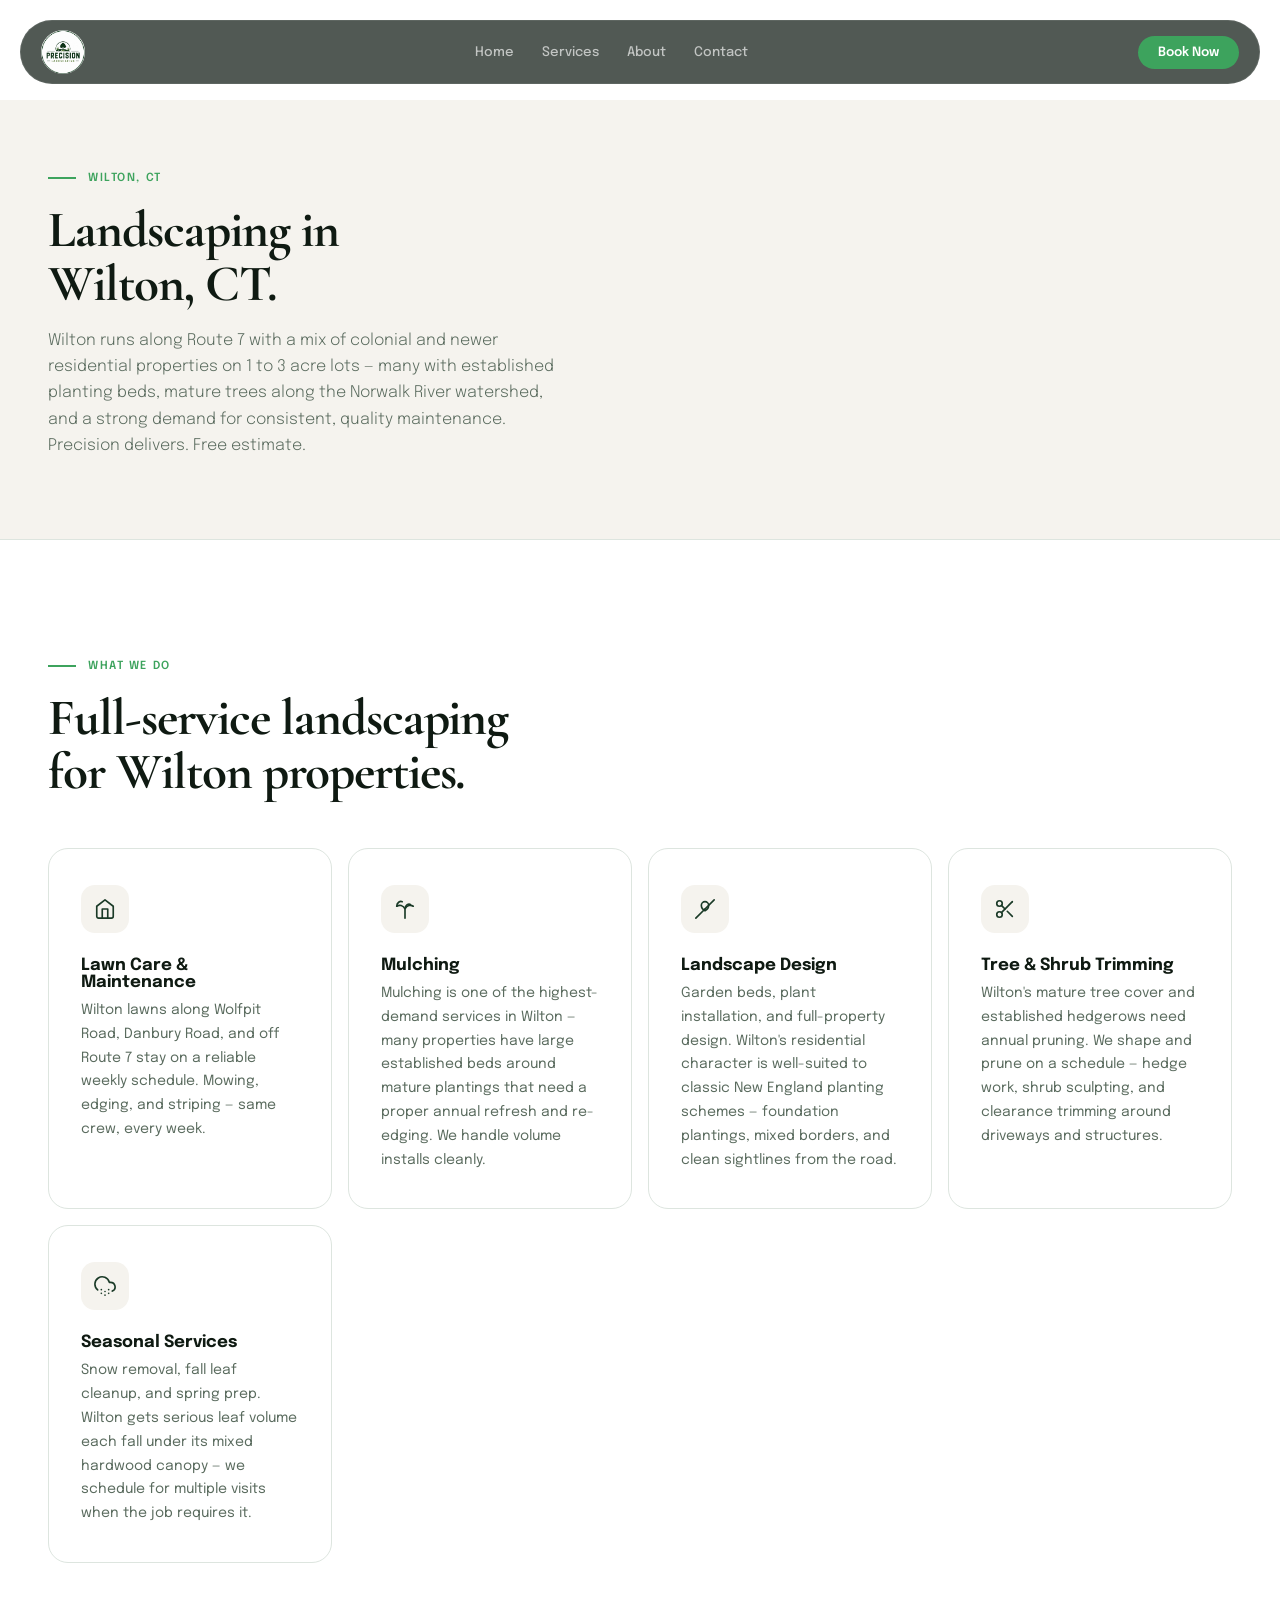
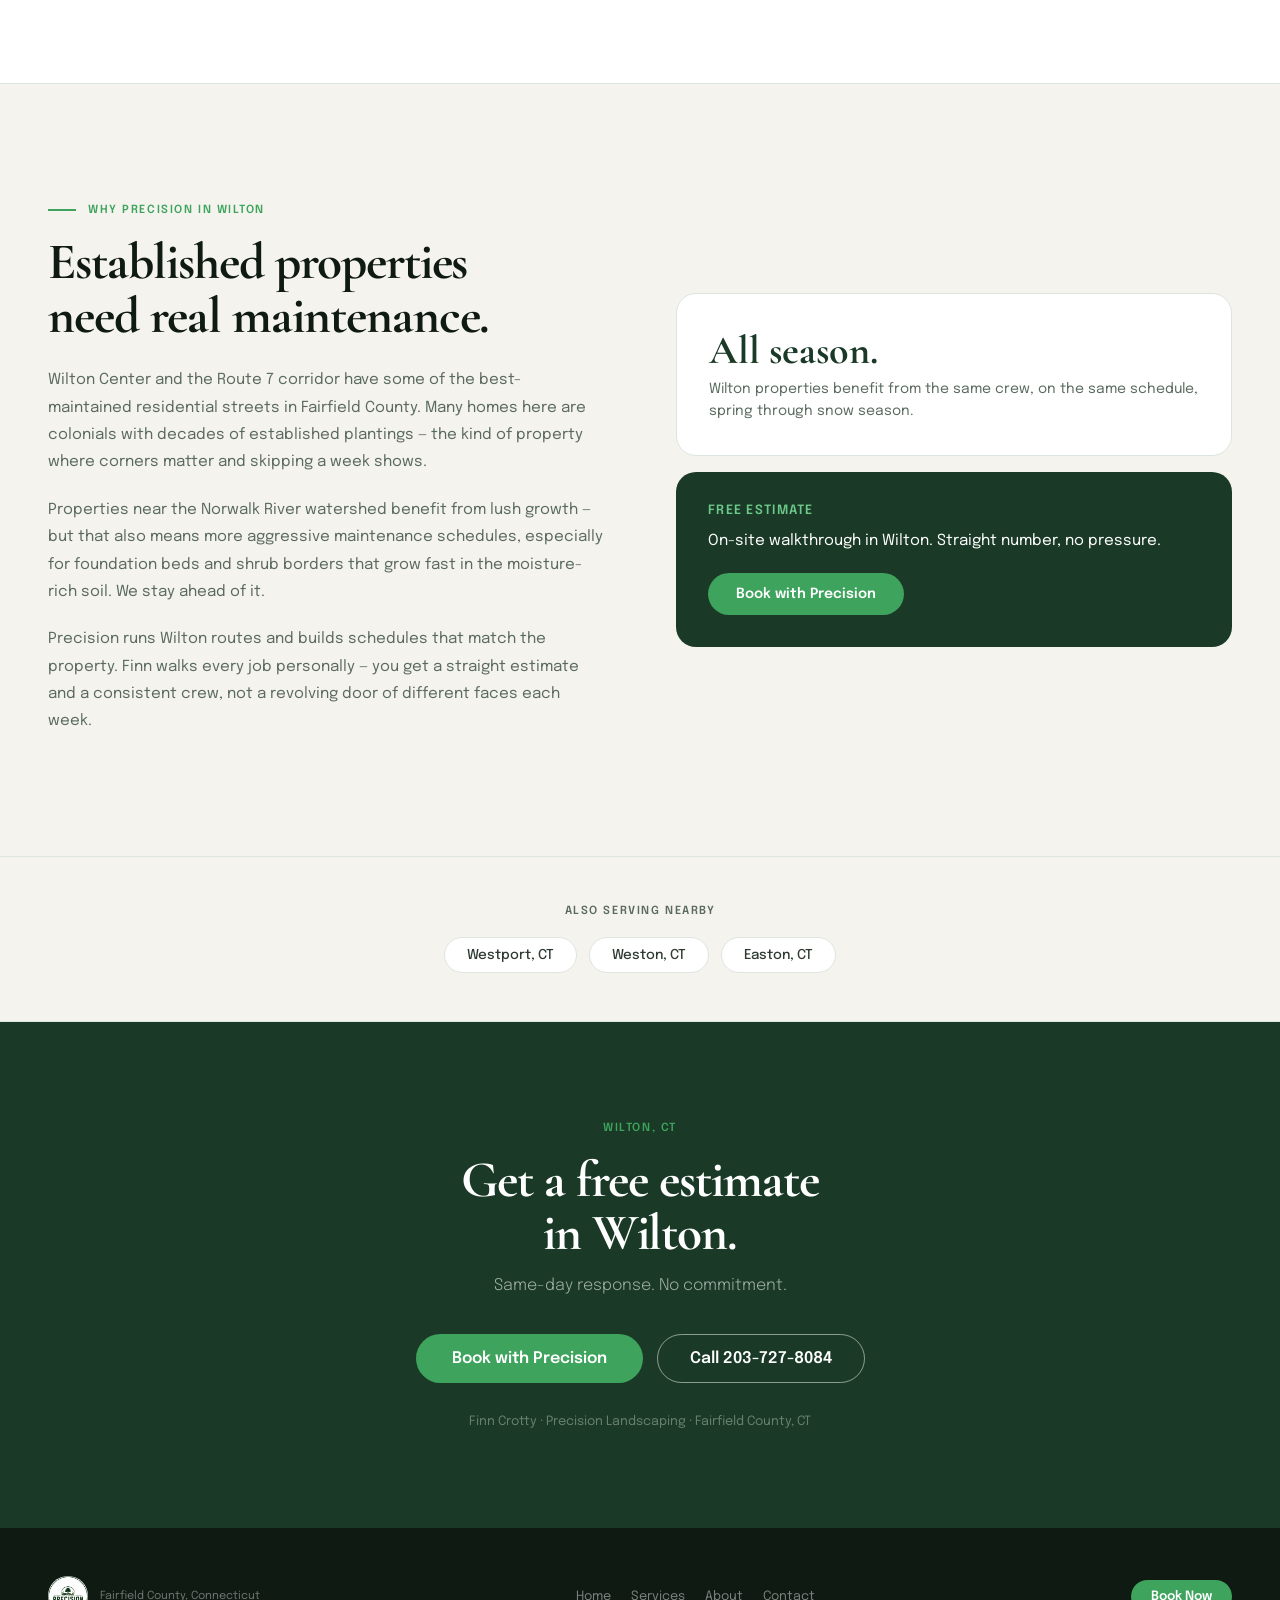
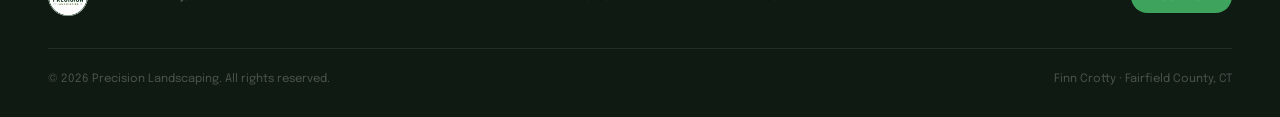
<file: wilton-ct-landscaping.html>
<!DOCTYPE html>
<html lang="en">
<head>
  <meta charset="UTF-8" />
  <meta name="viewport" content="width=device-width, initial-scale=1.0" />
  <title>Landscaping in Wilton, CT — Precision Landscaping</title>
  <meta name="description" content="Lawn care, mulch, landscape design, and snow removal in Wilton, CT. Precision Landscaping serves Wilton residential properties year-round along Route 7 and surrounding neighborhoods. Free estimate — 203-727-8084." />
  <link rel="canonical" href="https://precision-landscaping-ct.vercel.app/wilton-ct-landscaping" />
  <link rel="icon" type="image/svg+xml" href="favicon.svg" />
  <link rel="preconnect" href="https://fonts.googleapis.com">
  <link rel="preconnect" href="https://fonts.gstatic.com" crossorigin>
  <link rel="stylesheet" href="https://fonts.googleapis.com/css2?family=Cormorant+Garamond:ital,wght@0,400;0,600;0,700;1,400;1,600;1,700&family=Epilogue:wght@300;400;500;600;700&display=swap">
  <link rel="stylesheet" href="styles.css" />
  <script type="application/ld+json">
  {"@context":"https://schema.org","@type":"LandscapingBusiness","name":"Precision Landscaping","telephone":"203-727-8084","email":"precisionlandscapingct@gmail.com","url":"https://precision-landscaping-ct.vercel.app/wilton-ct-landscaping","image":"https://precision-landscaping-ct.vercel.app/assets/logo.jpg","priceRange":"$$","description":"Lawn care, mulch, landscape design, and snow removal in Wilton, CT.","address":{"@type":"PostalAddress","addressLocality":"Fairfield","addressRegion":"CT","postalCode":"06824","addressCountry":"US"},"geo":{"@type":"GeoCoordinates","latitude":41.1411,"longitude":-73.2637},"areaServed":{"@type":"City","name":"Wilton","containedInPlace":{"@type":"County","name":"Fairfield County"}},"founder":{"@type":"Person","name":"Finn Crotty"}}
  </script>
</head>
<body>

<!-- ── NAV ── -->
<header id="site-header" class="scrolled" role="banner">
  <div style="padding:0 20px;display:flex;align-items:center;justify-content:space-between;height:62px;gap:16px;">
    <a href="index.html" aria-label="Precision Landscaping home" style="display:flex;align-items:center;text-decoration:none;flex-shrink:0;">
      <img src="assets/logo.jpg" alt="Precision Landscaping" style="height:44px;width:44px;border-radius:50%;object-fit:cover;" />
    </a>
    <nav aria-label="Main navigation" style="display:flex;align-items:center;gap:28px;flex:1;justify-content:center;" class="desktop-nav">
      <a href="index.html"    style="color:rgba(255,255,255,0.65);text-decoration:none;font-size:0.825rem;font-weight:500;transition:color 0.2s;" onmouseenter="this.style.color='#fff'" onmouseleave="this.style.color='rgba(255,255,255,0.65)'">Home</a>
      <a href="services.html" style="color:rgba(255,255,255,0.65);text-decoration:none;font-size:0.825rem;font-weight:500;transition:color 0.2s;" onmouseenter="this.style.color='#fff'" onmouseleave="this.style.color='rgba(255,255,255,0.65)'">Services</a>
      <a href="about.html"    style="color:rgba(255,255,255,0.65);text-decoration:none;font-size:0.825rem;font-weight:500;transition:color 0.2s;" onmouseenter="this.style.color='#fff'" onmouseleave="this.style.color='rgba(255,255,255,0.65)'">About</a>
      <a href="contact.html"  style="color:rgba(255,255,255,0.65);text-decoration:none;font-size:0.825rem;font-weight:500;transition:color 0.2s;" onmouseenter="this.style.color='#fff'" onmouseleave="this.style.color='rgba(255,255,255,0.65)'">Contact</a>
    </nav>
    <a href="contact.html" class="btn-primary" style="padding:10px 20px;font-size:0.8rem;flex-shrink:0;">Book Now</a>
    <button id="menu-btn" aria-label="Toggle menu" aria-expanded="false" aria-controls="mobile-menu"
      style="display:none;background:none;border:none;cursor:pointer;padding:6px;flex-direction:column;gap:5px;align-items:center;justify-content:center;" class="mobile-menu-btn">
      <span class="bar" style="display:block;width:22px;height:2px;background:white;transition:all 0.2s;transform-origin:center;border-radius:2px;"></span>
      <span class="bar" style="display:block;width:22px;height:2px;background:white;transition:all 0.2s;border-radius:2px;"></span>
      <span class="bar" style="display:block;width:22px;height:2px;background:white;transition:all 0.2s;transform-origin:center;border-radius:2px;"></span>
    </button>
  </div>
  <div id="mobile-menu" hidden style="padding:4px 20px 20px;">
    <nav style="display:flex;flex-direction:column;gap:2px;">
      <a href="index.html"    style="color:rgba(255,255,255,0.8);text-decoration:none;font-size:0.9rem;font-weight:500;padding:12px 0;border-bottom:1px solid rgba(255,255,255,0.08);">Home</a>
      <a href="services.html" style="color:rgba(255,255,255,0.8);text-decoration:none;font-size:0.9rem;font-weight:500;padding:12px 0;border-bottom:1px solid rgba(255,255,255,0.08);">Services</a>
      <a href="about.html"    style="color:rgba(255,255,255,0.8);text-decoration:none;font-size:0.9rem;font-weight:500;padding:12px 0;border-bottom:1px solid rgba(255,255,255,0.08);">About</a>
      <a href="contact.html"  style="color:rgba(255,255,255,0.8);text-decoration:none;font-size:0.9rem;font-weight:500;padding:12px 0;border-bottom:1px solid rgba(255,255,255,0.08);">Contact</a>
      <a href="contact.html"  style="margin-top:12px;" class="btn-primary">Book Now</a>
    </nav>
  </div>
</header>
<style>
  @media (max-width:767px) { .desktop-nav{display:none!important;} .mobile-menu-btn{display:flex!important;} }
</style>

<main style="padding-top:100px;">

<!-- ── PAGE HEADER ── -->
<section style="background:var(--cream);padding:72px 0 80px;">
  <div class="container reveal">
    <div class="eyebrow"><span class="label-sm" style="color:var(--green-accent);">Wilton, CT</span></div>
    <h1 class="display-lg" style="color:var(--ink);margin-bottom:16px;">Landscaping in<br/>Wilton, CT.</h1>
    <p style="color:var(--muted);font-size:1rem;font-weight:300;max-width:520px;line-height:1.65;">
      Wilton runs along Route 7 with a mix of colonial and newer residential properties on 1 to 3 acre lots — many with established planting beds, mature trees along the Norwalk River watershed, and a strong demand for consistent, quality maintenance. Precision delivers. Free estimate.
    </p>
  </div>
</section>

<hr class="section-rule" />

<!-- ── SERVICES ── -->
<section class="section-pad" style="background:var(--white);">
  <div class="container">
    <div style="margin-bottom:48px;" class="reveal">
      <div class="eyebrow"><span class="label-sm" style="color:var(--green-accent);">What We Do</span></div>
      <h2 class="display-lg" style="color:var(--ink);margin-bottom:12px;">Full-service landscaping<br/>for Wilton properties.</h2>
    </div>
    <div style="display:grid;grid-template-columns:repeat(auto-fill,minmax(280px,1fr));gap:16px;">

      <div class="service-card reveal">
        <div class="service-icon" aria-hidden="true">
          <svg width="22" height="22" viewBox="0 0 24 24" fill="none" stroke="currentColor" stroke-width="1.8" stroke-linecap="round" stroke-linejoin="round"><path d="M3 9l9-7 9 7v11a2 2 0 0 1-2 2H5a2 2 0 0 1-2-2z"/><polyline points="9 22 9 12 15 12 15 22"/></svg>
        </div>
        <h3 style="font-size:1.05rem;font-weight:700;color:var(--ink);margin-bottom:8px;">Lawn Care &amp; Maintenance</h3>
        <p style="font-size:0.875rem;color:var(--muted);line-height:1.7;">Wilton lawns along Wolfpit Road, Danbury Road, and off Route 7 stay on a reliable weekly schedule. Mowing, edging, and striping — same crew, every week.</p>
      </div>

      <div class="service-card reveal" style="transition-delay:0.05s;">
        <div class="service-icon" aria-hidden="true">
          <svg width="22" height="22" viewBox="0 0 24 24" fill="none" stroke="currentColor" stroke-width="1.8" stroke-linecap="round" stroke-linejoin="round"><path d="M12 22V12m0 0C10 8 6 7 3 9m9 3c2-4 6-5 9-3"/><path d="M3 9c0-4 3.5-6 6-5m3 8c0-4 3.5-6 6-5"/></svg>
        </div>
        <h3 style="font-size:1.05rem;font-weight:700;color:var(--ink);margin-bottom:8px;">Mulching</h3>
        <p style="font-size:0.875rem;color:var(--muted);line-height:1.7;">Mulching is one of the highest-demand services in Wilton — many properties have large established beds around mature plantings that need a proper annual refresh and re-edging. We handle volume installs cleanly.</p>
      </div>

      <div class="service-card reveal" style="transition-delay:0.10s;">
        <div class="service-icon" aria-hidden="true">
          <svg width="22" height="22" viewBox="0 0 24 24" fill="none" stroke="currentColor" stroke-width="1.8" stroke-linecap="round" stroke-linejoin="round"><path d="M2 22l10-10"/><path d="M16 8c0 4-4 6-4 6s-4-2-4-6a4 4 0 0 1 8 0z"/><path d="M22 2L12 12"/></svg>
        </div>
        <h3 style="font-size:1.05rem;font-weight:700;color:var(--ink);margin-bottom:8px;">Landscape Design</h3>
        <p style="font-size:0.875rem;color:var(--muted);line-height:1.7;">Garden beds, plant installation, and full-property design. Wilton's residential character is well-suited to classic New England planting schemes — foundation plantings, mixed borders, and clean sightlines from the road.</p>
      </div>

      <div class="service-card reveal" style="transition-delay:0.15s;">
        <div class="service-icon" aria-hidden="true">
          <svg width="22" height="22" viewBox="0 0 24 24" fill="none" stroke="currentColor" stroke-width="1.8" stroke-linecap="round" stroke-linejoin="round"><circle cx="6" cy="6" r="3"/><circle cx="6" cy="18" r="3"/><line x1="20" y1="4" x2="8.12" y2="15.88"/><line x1="14.47" y1="14.48" x2="20" y2="20"/><line x1="8.12" y1="8.12" x2="12" y2="12"/></svg>
        </div>
        <h3 style="font-size:1.05rem;font-weight:700;color:var(--ink);margin-bottom:8px;">Tree &amp; Shrub Trimming</h3>
        <p style="font-size:0.875rem;color:var(--muted);line-height:1.7;">Wilton's mature tree cover and established hedgerows need annual pruning. We shape and prune on a schedule — hedge work, shrub sculpting, and clearance trimming around driveways and structures.</p>
      </div>

      <div class="service-card reveal" style="transition-delay:0.20s;">
        <div class="service-icon" aria-hidden="true">
          <svg width="22" height="22" viewBox="0 0 24 24" fill="none" stroke="currentColor" stroke-width="1.8" stroke-linecap="round" stroke-linejoin="round"><path d="M20 17.58A5 5 0 0 0 18 8h-1.26A8 8 0 1 0 4 16.25"/><line x1="8" y1="16" x2="8.01" y2="16"/><line x1="8" y1="20" x2="8.01" y2="20"/><line x1="12" y1="18" x2="12.01" y2="18"/><line x1="12" y1="22" x2="12.01" y2="22"/><line x1="16" y1="16" x2="16.01" y2="16"/><line x1="16" y1="20" x2="16.01" y2="20"/></svg>
        </div>
        <h3 style="font-size:1.05rem;font-weight:700;color:var(--ink);margin-bottom:8px;">Seasonal Services</h3>
        <p style="font-size:0.875rem;color:var(--muted);line-height:1.7;">Snow removal, fall leaf cleanup, and spring prep. Wilton gets serious leaf volume each fall under its mixed hardwood canopy — we schedule for multiple visits when the job requires it.</p>
      </div>

    </div>
  </div>
</section>

<hr class="section-rule" />

<!-- ── LOCAL CONTEXT ── -->
<section class="section-pad" style="background:var(--cream);">
  <div class="container">
    <div style="display:grid;grid-template-columns:1fr 1fr;gap:72px;align-items:center;" class="reveal">
      <div>
        <div class="eyebrow"><span class="label-sm" style="color:var(--green-accent);">Why Precision in Wilton</span></div>
        <h2 class="display-lg" style="color:var(--ink);margin-bottom:24px;">Established properties<br/>need real maintenance.</h2>
        <p style="color:var(--muted);font-size:0.95rem;line-height:1.8;margin-bottom:20px;">
          Wilton Center and the Route 7 corridor have some of the best-maintained residential streets in Fairfield County. Many homes here are colonials with decades of established plantings — the kind of property where corners matter and skipping a week shows.
        </p>
        <p style="color:var(--muted);font-size:0.95rem;line-height:1.8;margin-bottom:20px;">
          Properties near the Norwalk River watershed benefit from lush growth — but that also means more aggressive maintenance schedules, especially for foundation beds and shrub borders that grow fast in the moisture-rich soil. We stay ahead of it.
        </p>
        <p style="color:var(--muted);font-size:0.95rem;line-height:1.8;">
          Precision runs Wilton routes and builds schedules that match the property. Finn walks every job personally — you get a straight estimate and a consistent crew, not a revolving door of different faces each week.
        </p>
      </div>
      <div style="display:flex;flex-direction:column;gap:16px;">
        <div style="background:var(--white);border:1px solid var(--border);border-radius:20px;padding:32px;">
          <p style="font-size:2.5rem;font-family:'Cormorant Garamond',serif;font-weight:700;color:var(--green);margin-bottom:4px;">All season.</p>
          <p style="color:var(--muted);font-size:0.875rem;line-height:1.6;">Wilton properties benefit from the same crew, on the same schedule, spring through snow season.</p>
        </div>
        <div style="background:var(--green);border-radius:20px;padding:32px;">
          <p style="font-size:0.8rem;font-weight:600;color:var(--green-light);letter-spacing:0.1em;text-transform:uppercase;margin-bottom:12px;">Free Estimate</p>
          <p style="color:white;font-size:0.95rem;line-height:1.6;margin-bottom:20px;">On-site walkthrough in Wilton. Straight number, no pressure.</p>
          <a href="contact.html" class="btn-primary">Book with Precision</a>
        </div>
      </div>
    </div>
  </div>
</section>

<hr class="section-rule" />

<!-- ── NEARBY TOWNS ── -->
<section style="background:var(--cream);padding:48px 0;">
  <div class="container" style="text-align:center;">
    <p class="label-sm" style="color:var(--muted);margin-bottom:20px;">Also serving nearby</p>
    <div style="display:flex;flex-wrap:wrap;gap:12px;justify-content:center;">
      <a href="westport-ct-landscaping" style="display:inline-block;padding:10px 22px;border:1px solid var(--border);border-radius:100px;font-size:0.85rem;font-weight:500;color:var(--ink-mid);text-decoration:none;background:white;" onmouseenter="this.style.borderColor='var(--green-accent)'" onmouseleave="this.style.borderColor='var(--border)'">Westport, CT</a>
      <a href="weston-ct-landscaping" style="display:inline-block;padding:10px 22px;border:1px solid var(--border);border-radius:100px;font-size:0.85rem;font-weight:500;color:var(--ink-mid);text-decoration:none;background:white;" onmouseenter="this.style.borderColor='var(--green-accent)'" onmouseleave="this.style.borderColor='var(--border)'">Weston, CT</a>
      <a href="easton-ct-landscaping" style="display:inline-block;padding:10px 22px;border:1px solid var(--border);border-radius:100px;font-size:0.85rem;font-weight:500;color:var(--ink-mid);text-decoration:none;background:white;" onmouseenter="this.style.borderColor='var(--green-accent)'" onmouseleave="this.style.borderColor='var(--border)'">Easton, CT</a>
    </div>
  </div>
</section>

<hr class="section-rule" />

<!-- ── CTA ── -->
<section aria-label="Book Precision" style="background:var(--green);padding:100px 0;">
  <div class="container" style="text-align:center;">
    <div class="reveal">
      <p class="label-sm" style="color:var(--green-accent);margin-bottom:20px;">Wilton, CT</p>
      <h2 class="display-lg" style="color:white;margin-bottom:16px;">Get a free estimate<br/>in Wilton.</h2>
      <p style="color:rgba(255,255,255,0.6);font-size:1rem;margin-bottom:40px;font-weight:300;">Same-day response. No commitment.</p>
      <div style="display:flex;flex-wrap:wrap;gap:14px;justify-content:center;align-items:center;margin-bottom:32px;">
        <a href="contact.html" class="btn-primary" style="padding:16px 36px;font-size:1rem;">Book with Precision</a>
        <a href="tel:2037278084" class="btn-outline" style="padding:15px 32px;font-size:1rem;">Call 203-727-8084</a>
      </div>
      <p style="color:rgba(255,255,255,0.35);font-size:0.8rem;">Finn Crotty · Precision Landscaping · Fairfield County, CT</p>
    </div>
  </div>
</section>

</main>

<!-- ── FOOTER ── -->
<footer style="background:var(--ink);color:white;padding:48px 0 32px;" role="contentinfo">
  <div class="container">
    <div style="display:flex;flex-wrap:wrap;justify-content:space-between;align-items:center;gap:28px;padding-bottom:32px;border-bottom:1px solid rgba(255,255,255,0.08);">
      <a href="index.html" style="display:flex;align-items:center;gap:12px;text-decoration:none;color:white;">
        <img src="assets/logo.jpg" alt="Precision Landscaping" style="height:40px;width:40px;border-radius:50%;object-fit:cover;" />
        <p style="font-size:0.7rem;color:rgba(255,255,255,0.4);">Fairfield County, Connecticut</p>
      </a>
      <nav style="display:flex;flex-wrap:wrap;gap:20px;" aria-label="Footer navigation">
        <a href="index.html"    style="color:rgba(255,255,255,0.45);text-decoration:none;font-size:0.8rem;" onmouseenter="this.style.color='#fff'" onmouseleave="this.style.color='rgba(255,255,255,0.45)'">Home</a>
        <a href="services.html" style="color:rgba(255,255,255,0.45);text-decoration:none;font-size:0.8rem;" onmouseenter="this.style.color='#fff'" onmouseleave="this.style.color='rgba(255,255,255,0.45)'">Services</a>
        <a href="about.html"    style="color:rgba(255,255,255,0.45);text-decoration:none;font-size:0.8rem;" onmouseenter="this.style.color='#fff'" onmouseleave="this.style.color='rgba(255,255,255,0.45)'">About</a>
        <a href="contact.html"  style="color:rgba(255,255,255,0.45);text-decoration:none;font-size:0.8rem;" onmouseenter="this.style.color='#fff'" onmouseleave="this.style.color='rgba(255,255,255,0.45)'">Contact</a>
      </nav>
      <a href="contact.html" class="btn-primary" style="padding:10px 20px;font-size:0.8rem;">Book Now</a>
    </div>
    <div style="display:flex;flex-wrap:wrap;justify-content:space-between;gap:12px;padding-top:24px;">
      <p style="font-size:0.72rem;color:rgba(255,255,255,0.25);">&copy; <span id="yr"></span> Precision Landscaping. All rights reserved.</p>
      <p style="font-size:0.72rem;color:rgba(255,255,255,0.25);">Finn Crotty · Fairfield County, CT</p>
    </div>
  </div>
</footer>
<script>
document.getElementById('yr').textContent = new Date().getFullYear();
const hdr=document.getElementById('site-header');
window.addEventListener('scroll',()=>hdr.classList.toggle('scrolled',window.scrollY>50),{passive:true});
const menuBtn=document.getElementById('menu-btn'),mobileMenu=document.getElementById('mobile-menu'),bars=menuBtn.querySelectorAll('.bar');let open=false;
menuBtn.addEventListener('click',()=>{open=!open;mobileMenu.hidden=!open;menuBtn.setAttribute('aria-expanded',String(open));hdr.classList.toggle('menu-open',open);if(open){bars[0].style.transform='translateY(7px) rotate(45deg)';bars[1].style.opacity='0';bars[2].style.transform='translateY(-7px) rotate(-45deg)';}else{bars[0].style.transform='';bars[1].style.opacity='1';bars[2].style.transform='';}});
const io=new IntersectionObserver(e=>e.forEach(x=>{if(x.isIntersecting){x.target.classList.add('in');io.unobserve(x.target);}}),{threshold:0.1});
document.querySelectorAll('.reveal').forEach(el=>io.observe(el));
</script>
</body>
</html>
</file>
<file: styles.css>
/* ── Tokens ── */
:root {
  --green:       #1A3A27;
  --green-mid:   #2C5F3E;
  --green-accent:#3DA35D;
  --green-light: #6DC98A;
  --cream:       #F5F3EE;
  --white:       #FFFFFF;
  --ink:         #0F1A12;
  --ink-mid:     #2D3B31;
  --muted:       #5A6B5E;
  --border:      #DDE5DF;

  /* z-index scale */
  --z-nav:       100;
  --z-lightbox:  200;
}

*, *::before, *::after { box-sizing: border-box; margin: 0; padding: 0; }
html { scroll-behavior: smooth; font-size: 16px; }
@media (prefers-reduced-motion: reduce) {
  html { scroll-behavior: auto; }
  *, *::before, *::after { animation-duration: 0.01ms !important; transition-duration: 0.01ms !important; }
}

body {
  font-family: 'Epilogue', system-ui, sans-serif;
  background: var(--white);
  color: var(--ink);
  -webkit-font-smoothing: antialiased;
}

/* ── Floating Nav ── */
#site-header {
  position: fixed;
  top: 20px;
  left: 20px;
  right: 20px;
  z-index: var(--z-nav);
  border-radius: 100px;
  background: rgba(15, 26, 18, 0.72);
  backdrop-filter: blur(20px);
  -webkit-backdrop-filter: blur(20px);
  border: 1px solid rgba(255,255,255,0.08);
  transition: background 0.3s, box-shadow 0.3s;
}
#site-header.scrolled {
  background: rgba(15, 26, 18, 0.92);
  box-shadow: 0 8px 40px rgba(0,0,0,0.28);
}
@media (max-width: 767px) {
  #site-header {
    top: 12px; left: 12px; right: 12px;
    border-radius: 16px;
  }
  #site-header.menu-open { border-radius: 16px; }
}

/* ── Mobile menu ── */
#mobile-menu {
  border-top: 1px solid rgba(255,255,255,0.1);
  margin-top: 2px;
  border-radius: 0 0 16px 16px;
  overflow: hidden;
}

/* ── Hero ── */
.hero-wrap {
  position: relative;
  height: 100svh;
  min-height: 600px;
  overflow: hidden;
  background: var(--green);
}
.hero-img {
  position: absolute;
  inset: 0;
  width: 100%; height: 100%;
  object-fit: cover;
  object-position: center 35%;
  transform-origin: center;
  /* Ken Burns — subtle */
  animation: heroZoom 18s ease-in-out infinite alternate;
}
@keyframes heroZoom {
  from { transform: scale(1.00); }
  to   { transform: scale(1.06); }
}
@media (prefers-reduced-motion: reduce) {
  .hero-img { animation: none; }
}
.hero-overlay {
  position: absolute;
  inset: 0;
  background: linear-gradient(
    175deg,
    rgba(10,20,13,0.25) 0%,
    rgba(10,20,13,0.52) 55%,
    rgba(15,26,18,0.78) 100%
  );
}
.hero-content {
  position: relative;
  z-index: 2;
  height: 100%;
  display: flex;
  flex-direction: column;
  justify-content: flex-end;
  padding: 0 48px 72px;
  max-width: 1400px;
  margin: 0 auto;
}
@media (max-width: 767px) {
  .hero-content { padding: 0 24px 56px; }
}

/* ── Display type ── */
.display-xl {
  font-family: 'Cormorant Garamond', Georgia, serif;
  font-size: clamp(2.8rem, 6vw, 6.5rem);
  font-weight: 900;
  line-height: 1.0;
  letter-spacing: -0.02em;
}
.display-lg {
  font-family: 'Cormorant Garamond', Georgia, serif;
  font-size: clamp(2.2rem, 4vw, 4.5rem);
  font-weight: 700;
  line-height: 1.05;
  letter-spacing: -0.02em;
}
.label-sm {
  font-size: 0.7rem;
  font-weight: 600;
  letter-spacing: 0.14em;
  text-transform: uppercase;
}

/* ── Eyebrow divider ── */
.eyebrow {
  display: flex;
  align-items: center;
  gap: 12px;
  margin-bottom: 20px;
}
.eyebrow::before {
  content: '';
  display: block;
  width: 28px; height: 2px;
  background: var(--green-accent);
  flex-shrink: 0;
}

/* ── Pill CTAs ── */
.btn-primary {
  display: inline-flex;
  align-items: center;
  gap: 8px;
  background: var(--green-accent);
  color: #fff;
  padding: 14px 28px;
  border-radius: 100px;
  font-size: 0.875rem;
  font-weight: 600;
  transition: background 0.2s, transform 0.2s;
  cursor: pointer;
  border: none;
  text-decoration: none;
  white-space: nowrap;
}
.btn-primary:hover { background: var(--green-light); transform: translateY(-1px); }
.btn-outline {
  display: inline-flex;
  align-items: center;
  gap: 8px;
  background: transparent;
  color: #fff;
  padding: 13px 28px;
  border-radius: 100px;
  font-size: 0.875rem;
  font-weight: 600;
  border: 1.5px solid rgba(255,255,255,0.5);
  transition: border-color 0.2s, background 0.2s;
  cursor: pointer;
  text-decoration: none;
  white-space: nowrap;
}
.btn-outline:hover { border-color: #fff; background: rgba(255,255,255,0.08); }
.btn-dark {
  display: inline-flex;
  align-items: center;
  gap: 8px;
  background: var(--green);
  color: #fff;
  padding: 14px 28px;
  border-radius: 100px;
  font-size: 0.875rem;
  font-weight: 600;
  transition: background 0.2s;
  cursor: pointer;
  text-decoration: none;
}
.btn-dark:hover { background: var(--green-mid); }

/* ── Service cards ── */
.service-card {
  background: var(--white);
  border: 1px solid var(--border);
  border-radius: 20px;
  padding: 36px 32px;
  transition: border-color 0.2s, box-shadow 0.2s, transform 0.2s;
  cursor: default;
}
.service-card:hover {
  border-color: var(--green-accent);
  box-shadow: 0 8px 32px rgba(61,163,93,0.12);
  transform: translateY(-3px);
}
.service-icon {
  width: 48px; height: 48px;
  background: var(--cream);
  border-radius: 14px;
  display: flex;
  align-items: center;
  justify-content: center;
  margin-bottom: 24px;
  color: var(--green);
}

/* ── Photo grid ── */
.photo-grid {
  display: grid;
  grid-template-columns: repeat(12, 1fr);
  grid-template-rows: auto;
  gap: 12px;
}
.photo-grid .g1 { grid-column: 1 / 8; grid-row: 1; }
.photo-grid .g2 { grid-column: 8 / 13; grid-row: 1; }
.photo-grid .g3 { grid-column: 1 / 7; grid-row: 2; }
.photo-grid .g4 { grid-column: 7 / 13; grid-row: 2; }
.photo-grid img,
.photo-grid .g-placeholder {
  width: 100%;
  height: 280px;
  object-fit: cover;
  border-radius: 16px;
  display: block;
}
.photo-grid .g1 img,
.photo-grid .g1 .g-placeholder { height: 380px; }
@media (max-width: 900px) {
  .photo-grid { display: flex; flex-direction: column; gap: 10px; }
  .photo-grid img, .photo-grid .g-placeholder { height: 220px !important; border-radius: 12px; }
}
.gallery-img {
  cursor: zoom-in;
  transition: filter 0.2s;
}
.gallery-img:hover { filter: brightness(1.06); }

/* ── Before/After ── */
.ba-wrap {
  position: relative;
  overflow: hidden;
  border-radius: 16px;
  cursor: col-resize;
  user-select: none;
  touch-action: none;
}
.ba-wrap img {
  display: block;
  width: 100%;
  height: 300px;
  object-fit: cover;
  object-position: center 30%;
  pointer-events: none;
}
.ba-after {
  position: absolute;
  inset: 0;
  overflow: hidden;
}
.ba-after img {
  position: absolute;
  top: 0; left: 0;
  width: 100%; height: 100%;
  object-fit: cover;
}
.ba-handle {
  position: absolute;
  top: 0; bottom: 0;
  width: 2px;
  background: white;
  cursor: col-resize;
  z-index: 3;
}
.ba-handle::after {
  content: '';
  position: absolute;
  top: 50%;
  left: 50%;
  transform: translate(-50%, -50%);
  width: 44px; height: 44px;
  border-radius: 50%;
  background: white;
  box-shadow: 0 2px 12px rgba(0,0,0,0.25);
  background-image: url("data:image/svg+xml,%3Csvg xmlns='http://www.w3.org/2000/svg' width='18' height='18' viewBox='0 0 24 24' fill='none' stroke='%231A3A27' stroke-width='2.5' stroke-linecap='round' stroke-linejoin='round'%3E%3Cpolyline points='15 18 9 12 15 6'/%3E%3Cpolyline points='9 18 15 12 9 6'/%3E%3C/svg%3E");
  background-size: 20px;
  background-repeat: no-repeat;
  background-position: center;
}
.ba-label {
  position: absolute;
  bottom: 14px;
  font-size: 0.65rem;
  font-weight: 700;
  letter-spacing: 0.1em;
  text-transform: uppercase;
  padding: 4px 10px;
  border-radius: 6px;
  z-index: 4;
  pointer-events: none;
}
.ba-label-before { left: 14px; background: rgba(0,0,0,0.5); color: #fff; }
.ba-label-after  { right: 14px; background: rgba(61,163,93,0.9); color: #fff; }

/* ── Stat tiles ── */
.stat-tile {
  padding: 40px 36px;
  border-radius: 20px;
}

/* ── Quote ── */
.quote-card {
  background: var(--white);
  border: 1px solid var(--border);
  border-radius: 20px;
  padding: 36px 32px;
}
@media (max-width: 767px) {
  .quote-row {
    display: flex;
    overflow-x: auto;
    gap: 14px;
    scroll-snap-type: x mandatory;
    padding-bottom: 6px;
    -webkit-overflow-scrolling: touch;
    scrollbar-width: none;
  }
  .quote-row::-webkit-scrollbar { display: none; }
  .quote-card {
    flex: 0 0 82vw;
    scroll-snap-align: start;
  }
}

/* ── Lightbox ── */
.lightbox {
  display: none;
  position: fixed;
  inset: 0;
  background: rgba(0,0,0,0.92);
  z-index: var(--z-lightbox);
  align-items: center;
  justify-content: center;
  padding: 20px;
}
.lightbox.open { display: flex; }
.lightbox img {
  max-width: min(92vw, 1100px);
  max-height: 88vh;
  object-fit: contain;
  border-radius: 10px;
}

/* ── Form ── */
.form-input {
  width: 100%;
  border: 1px solid var(--border);
  border-radius: 12px;
  padding: 14px 18px;
  font-family: 'DM Sans', sans-serif;
  font-size: 0.9rem;
  color: var(--ink);
  background: var(--white);
  transition: border-color 0.2s;
  outline: none;
}
.form-input:focus { border-color: var(--green-accent); }
.form-input::placeholder { color: var(--muted); }
.form-label {
  display: block;
  font-size: 0.8rem;
  font-weight: 600;
  color: var(--ink-mid);
  margin-bottom: 7px;
}

/* ── Focus ring ── */
a:focus-visible, button:focus-visible, input:focus-visible, select:focus-visible, textarea:focus-visible {
  outline: 2.5px solid var(--green-accent);
  outline-offset: 3px;
}

/* ── Scroll fade-in ── */
.reveal {
  opacity: 0;
  transform: translateY(28px);
  transition: opacity 0.6s ease, transform 0.6s ease;
}
.reveal.in {
  opacity: 1;
  transform: none;
}

/* ── Section spacing ── */
.section-pad { padding: 120px 0; }
@media (max-width: 767px) { .section-pad { padding: 72px 0; } }
.container {
  max-width: 1280px;
  margin: 0 auto;
  padding: 0 48px;
}
@media (max-width: 1024px) { .container { padding: 0 32px; } }
@media (max-width: 767px)  { .container { padding: 0 20px; } }

/* ── Divider ── */
hr.section-rule { border: none; border-top: 1px solid var(--border); margin: 0; }
</file>
